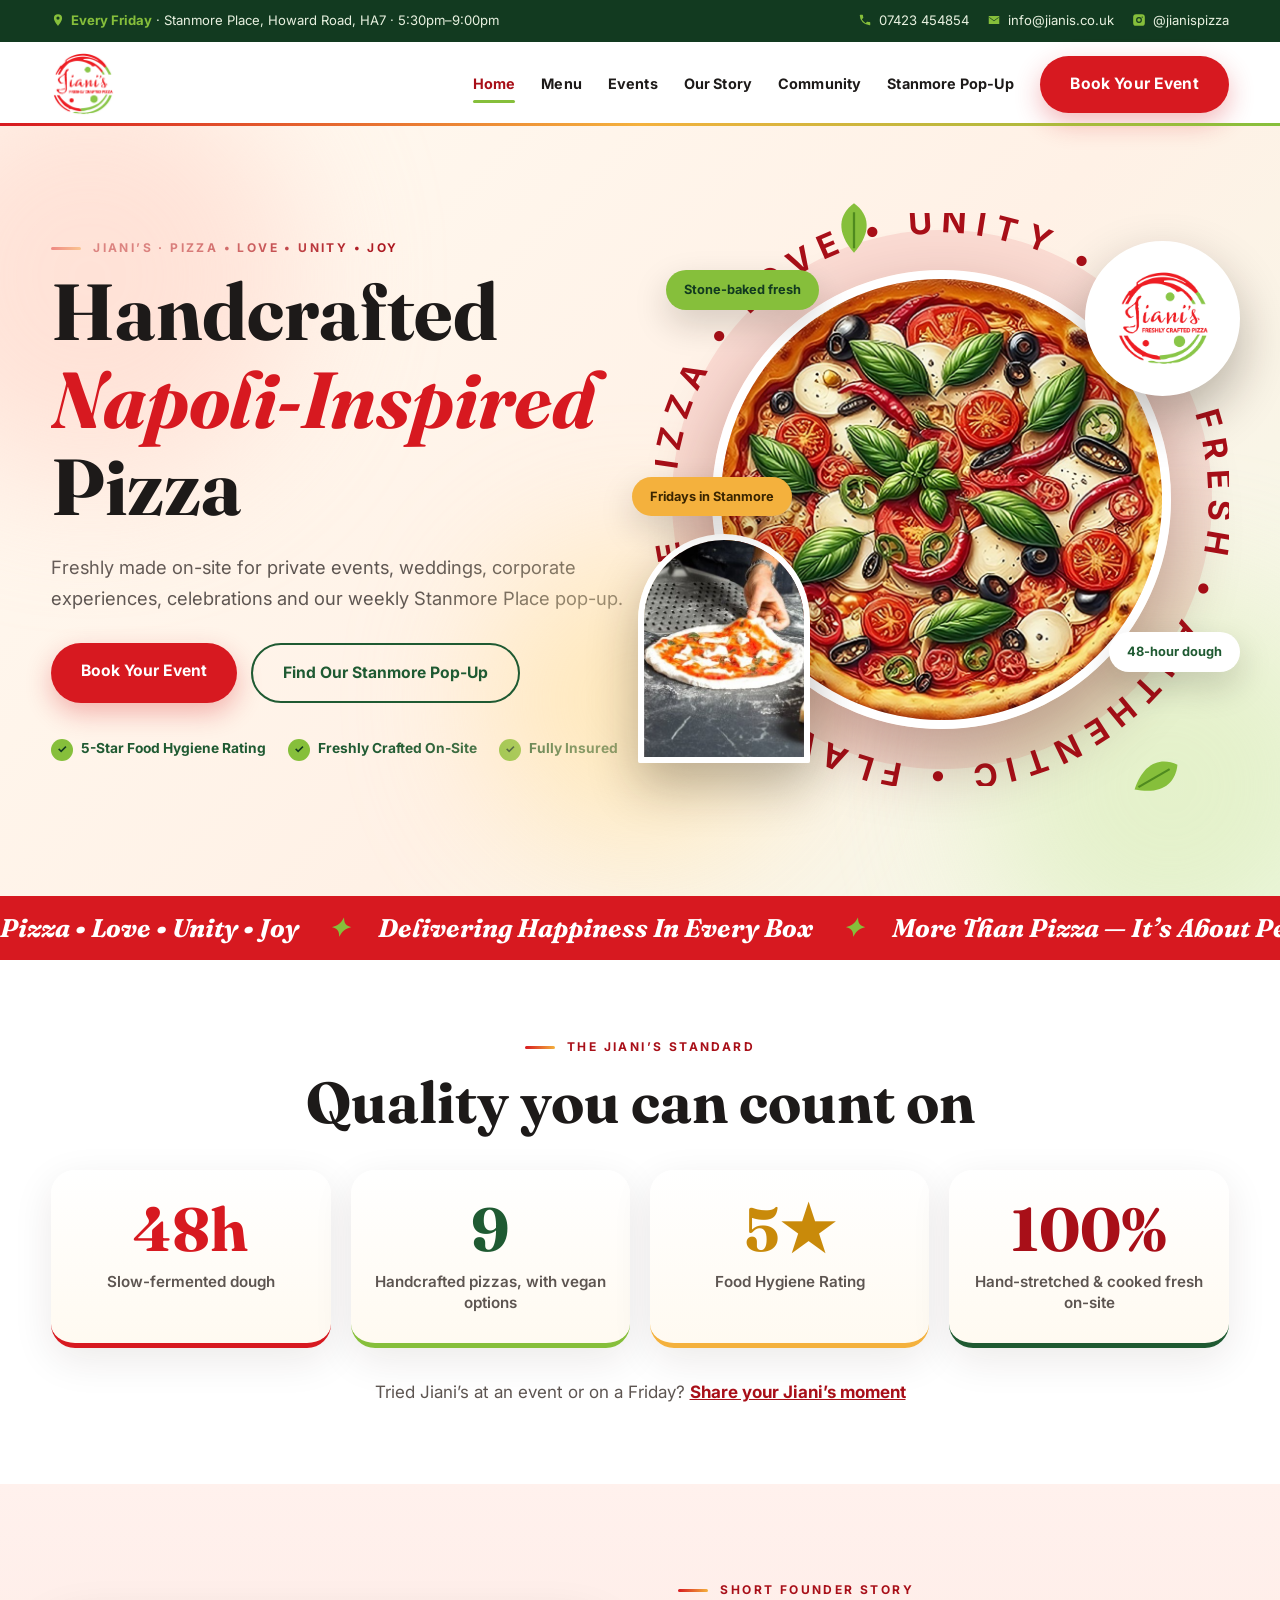
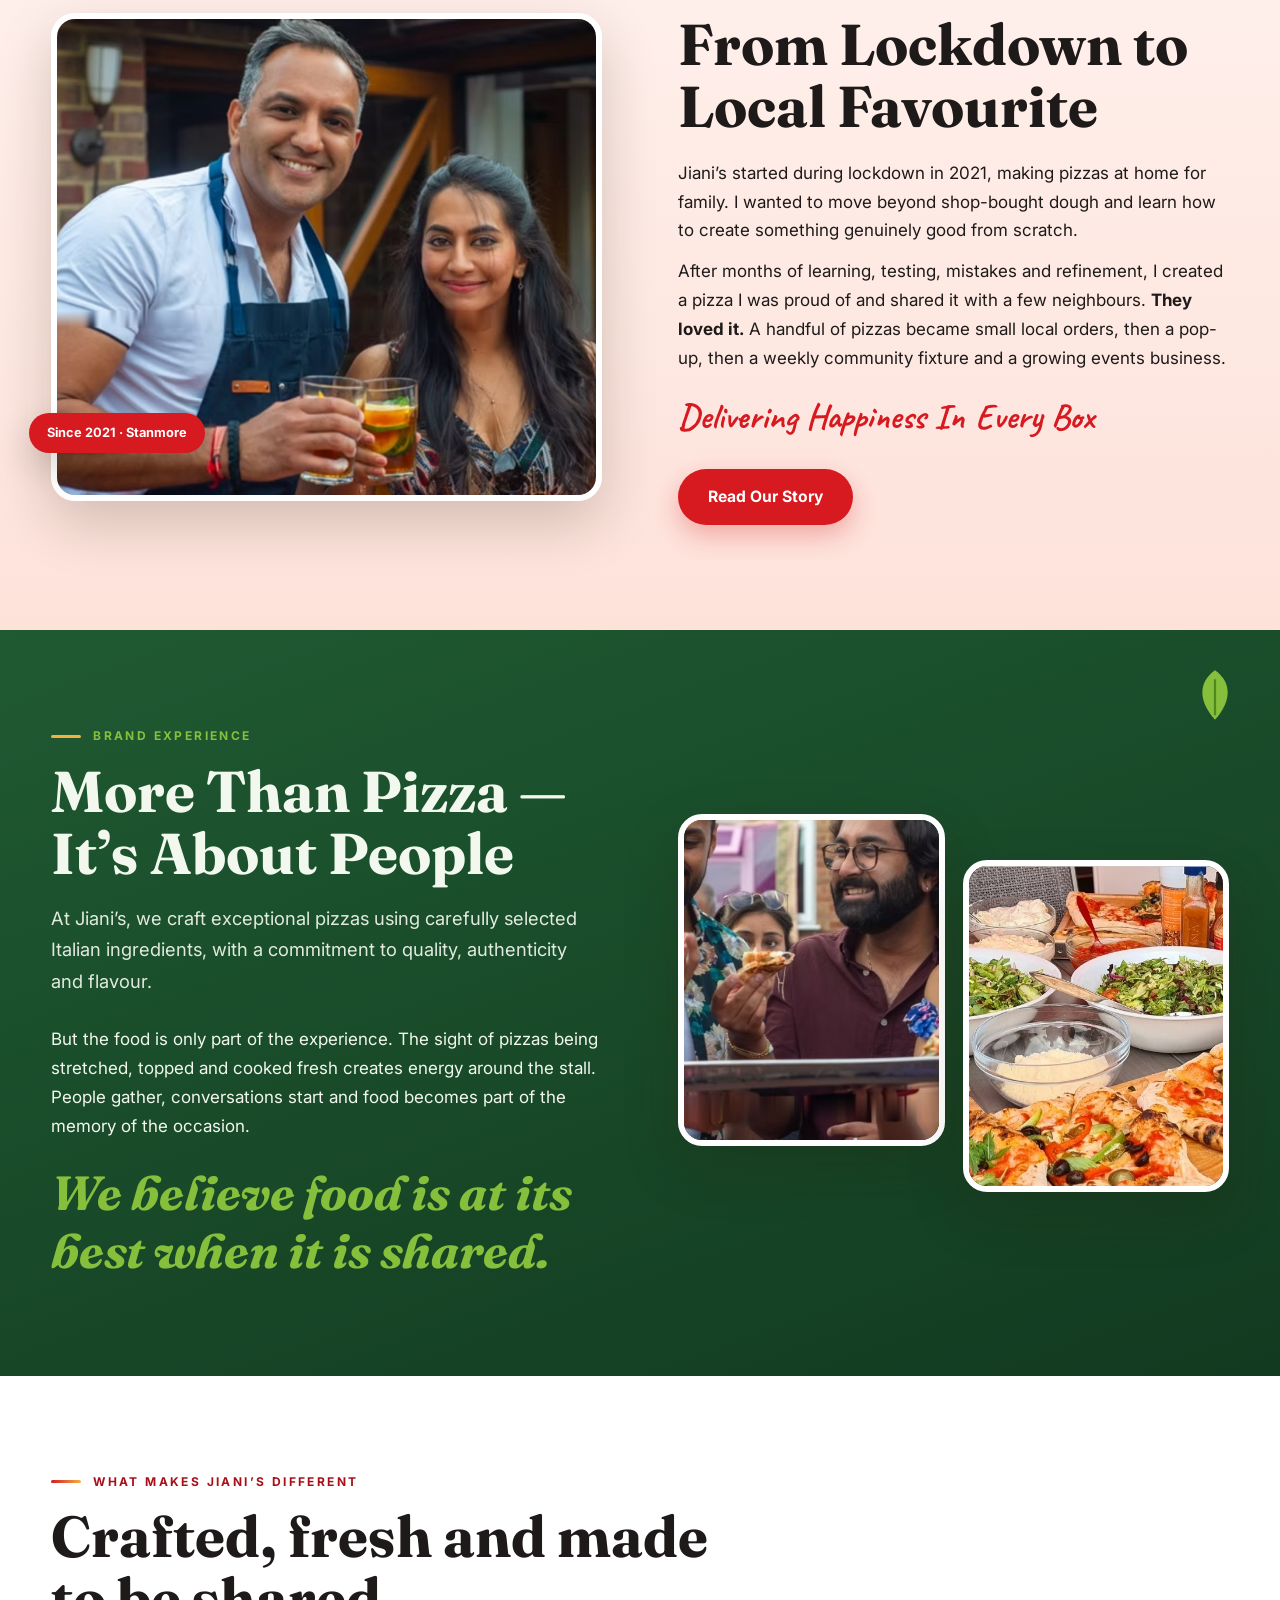
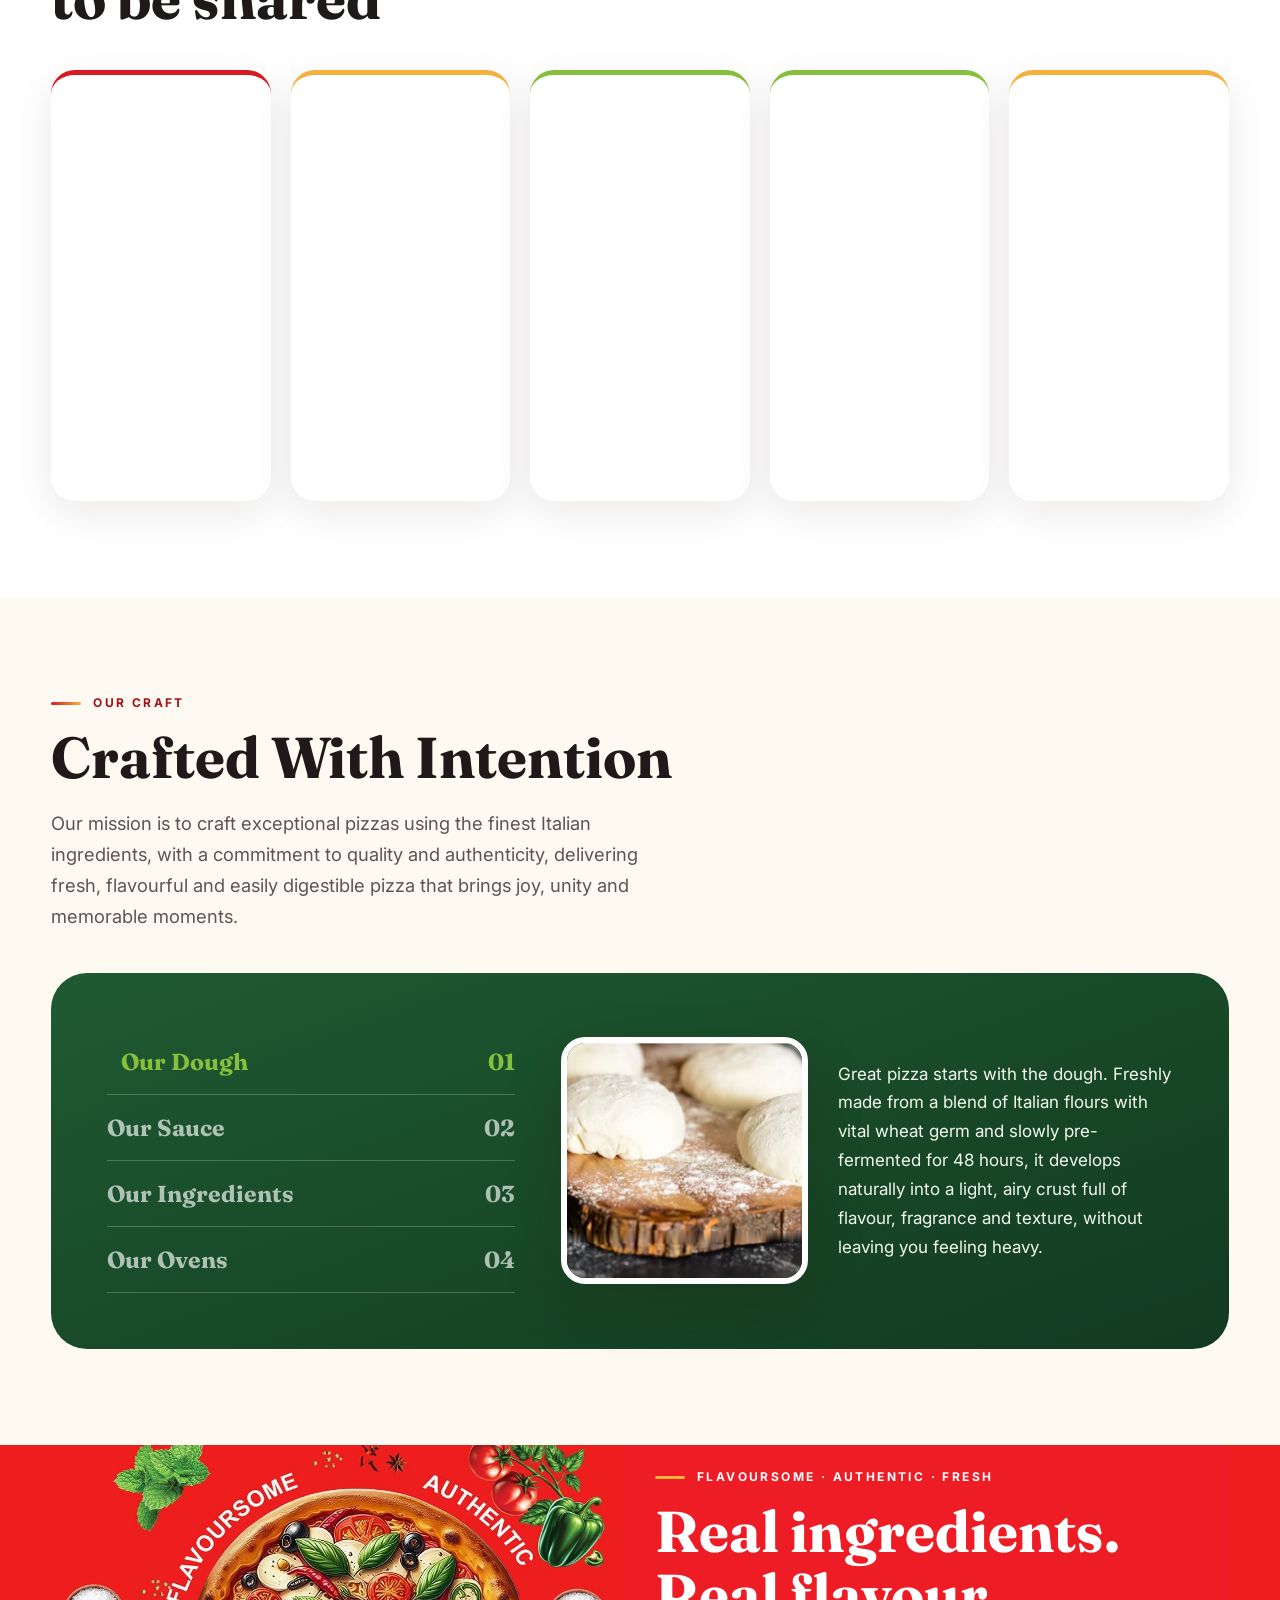
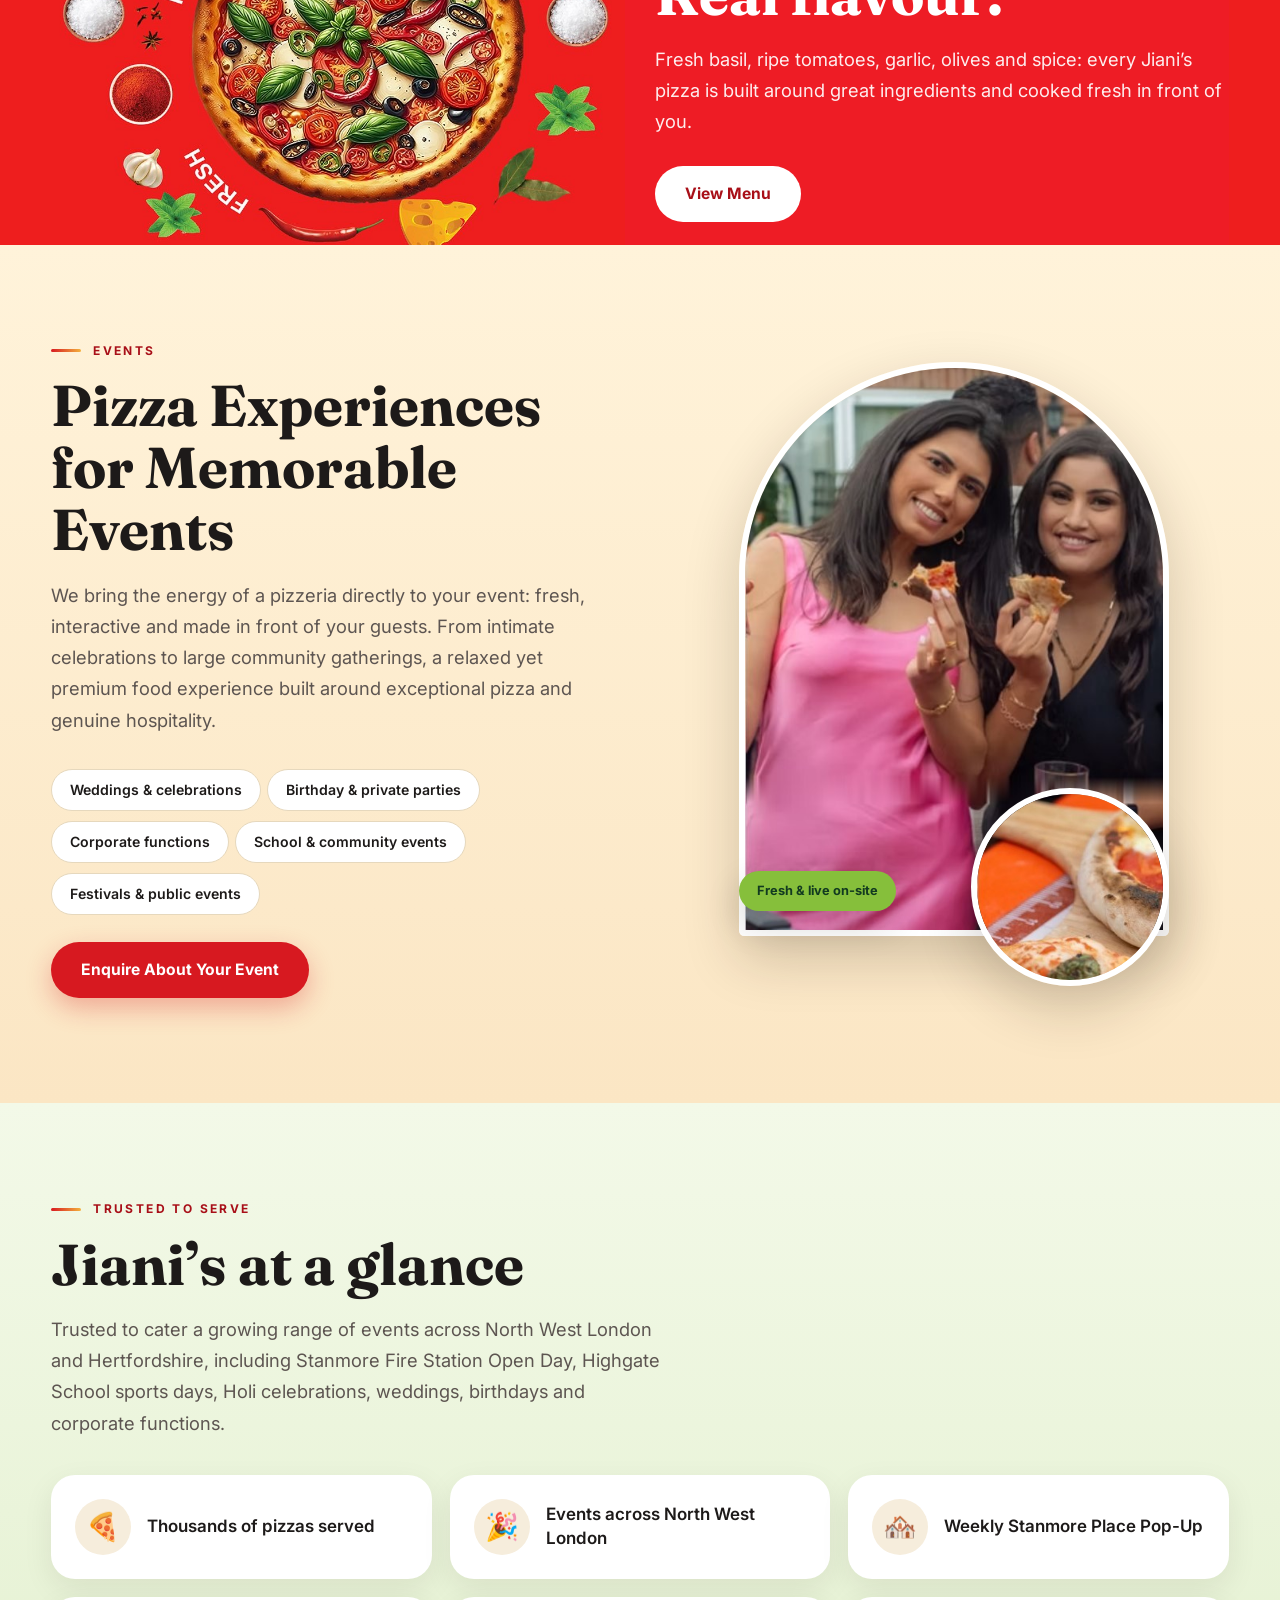
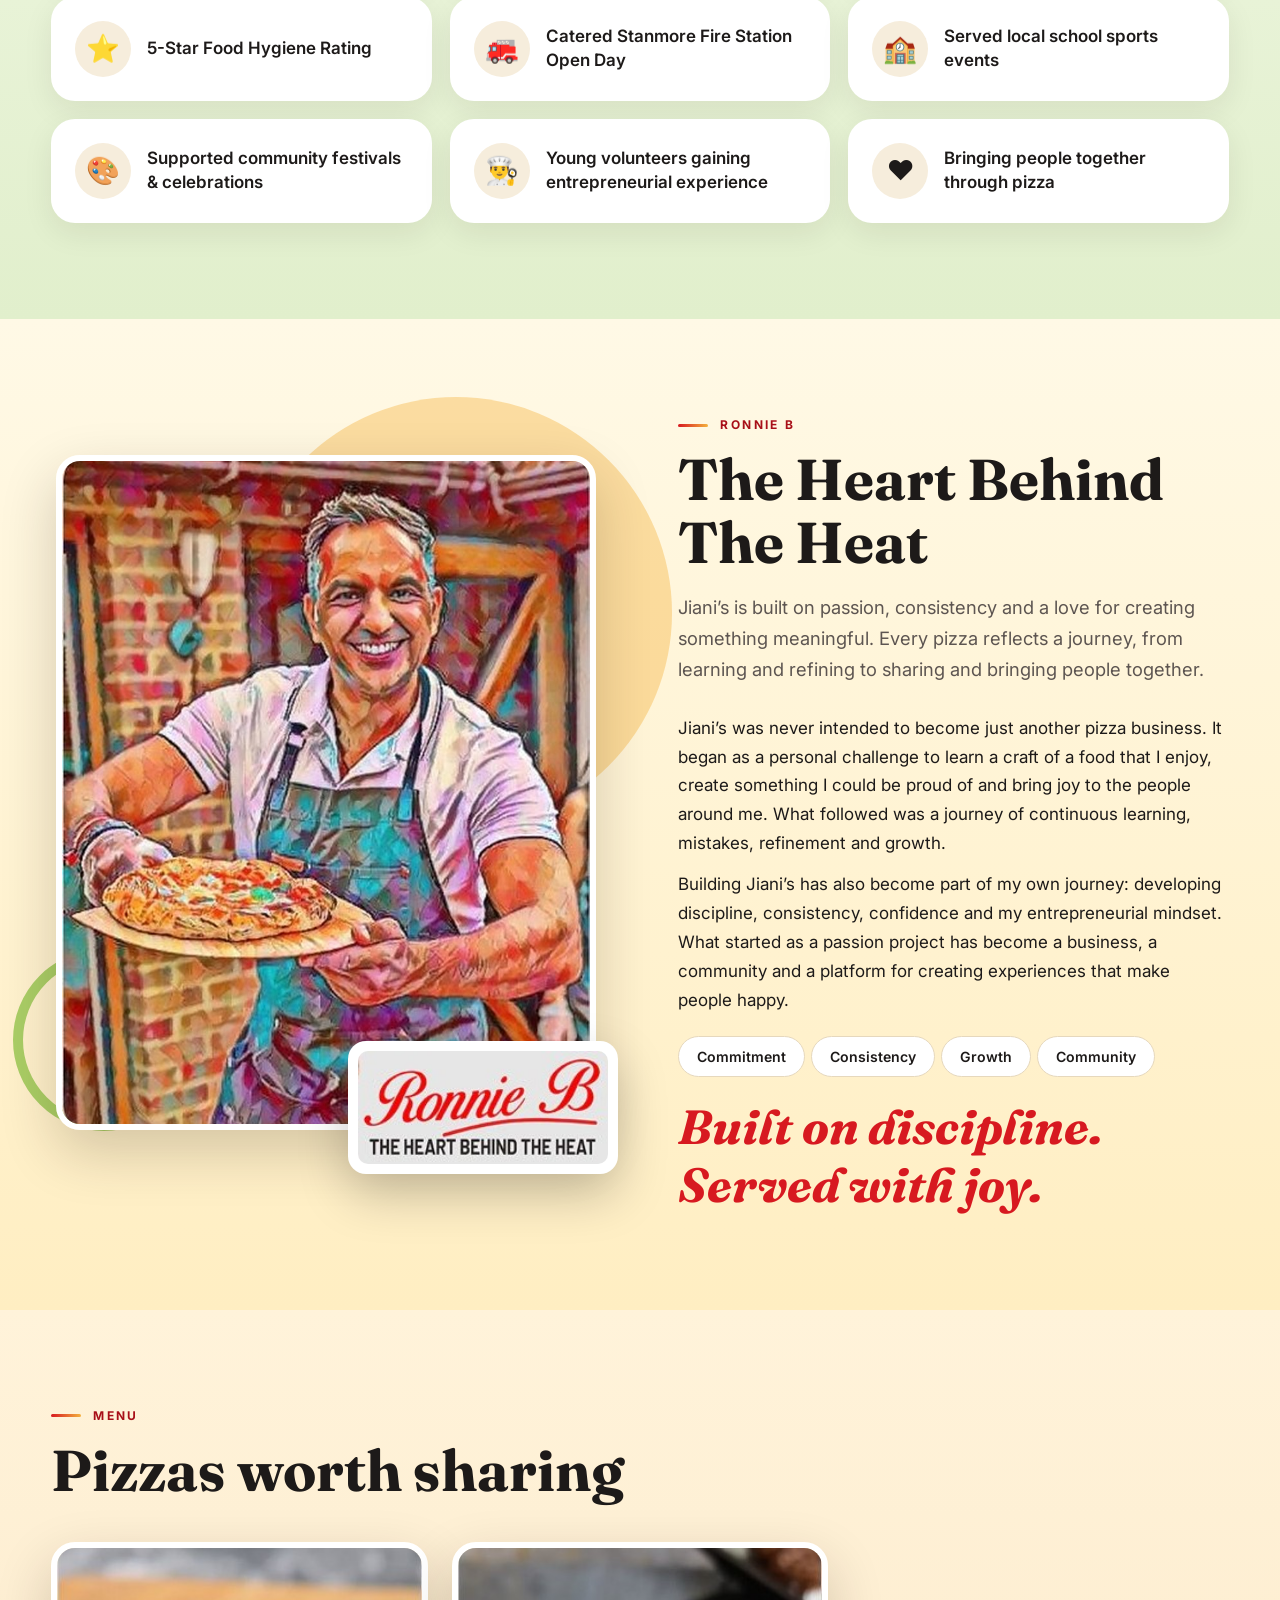
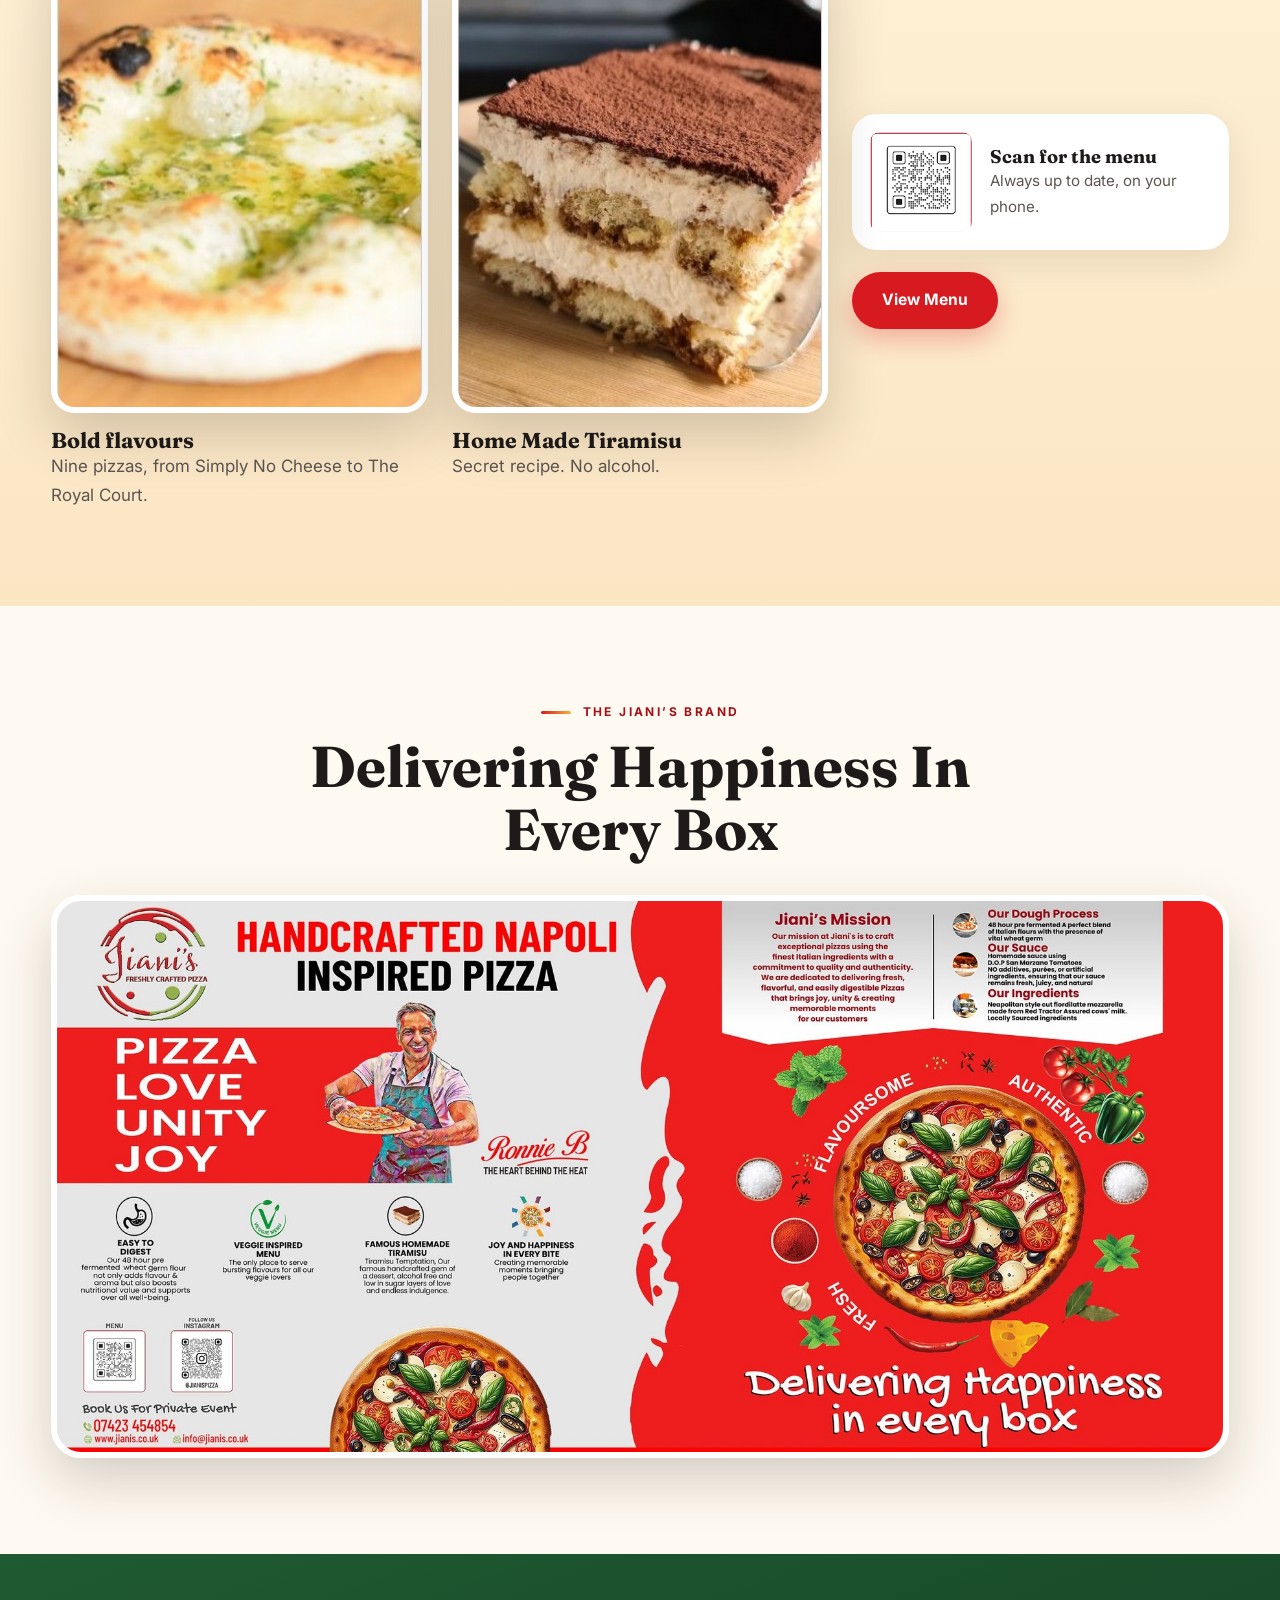
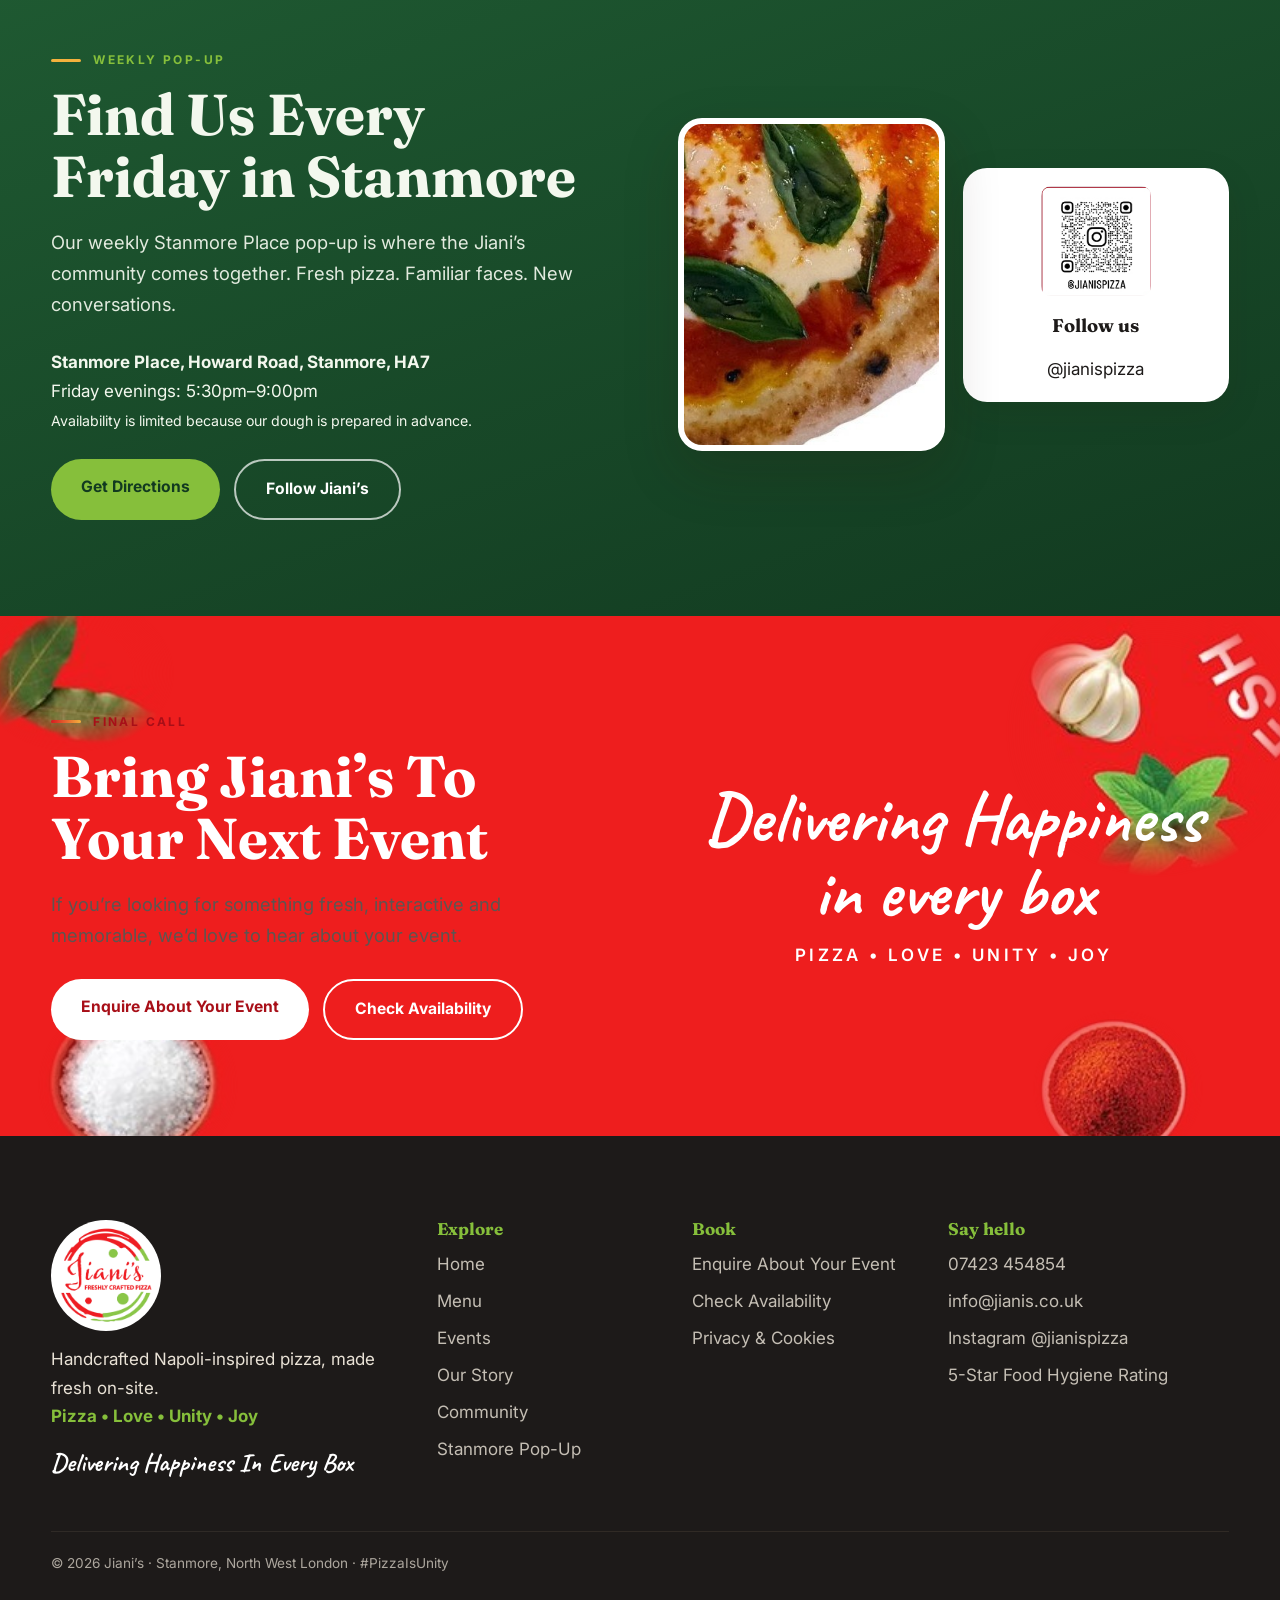
<file: index.html>
<!doctype html><html lang="en-GB"><head><meta charset="utf-8"><meta name="viewport" content="width=device-width,initial-scale=1"><title>Jiani’s | Handcrafted Napoli-Inspired Pizza, London</title><meta name="description" content="Handcrafted Napoli-inspired pizza made on-site for weddings, private events, corporate experiences and our weekly Stanmore Place pop-up."><link rel="icon" href="img/logo.png"><link rel="preconnect" href="https://fonts.googleapis.com"><link href="https://fonts.googleapis.com/css2?family=Caveat:wght@700&family=Fraunces:ital,wght@0,600;0,700;1,700&family=Inter:wght@400;500;600;700&display=swap" rel="stylesheet"><link rel="stylesheet" href="style.css"></head><body data-p="index">

<section class="hero"><i class="bb" style="width:420px;height:420px;background:#ffd4c8;left:-120px;top:-60px"></i><i class="bb" style="width:380px;height:380px;background:#d9edb8;right:-80px;bottom:-80px;animation-delay:-5s"></i><i class="bb" style="width:300px;height:300px;background:#ffe3a1;left:38%;top:55%;animation-delay:-9s"></i><div class="w hg"><div><p class="eye">Jiani’s · Pizza • Love • Unity • Joy</p>
<h1><span class="ln"><span>Handcrafted</span></span><span class="ln"><span><em>Napoli-Inspired</em></span></span><span class="ln"><span>Pizza</span></span></h1>
<p class="lead">Freshly made on-site for private events, weddings, corporate experiences, celebrations and our weekly Stanmore Place pop-up.</p>
<div class="row"><a class="btn" href="contact.html">Book Your Event</a><a class="btn o" href="popup.html">Find Our Stanmore Pop-Up</a></div>
<div class="trust"><span>5-Star Food Hygiene Rating</span><span>Freshly Crafted On-Site</span><span>Fully Insured</span></div></div>
<div class="pz"><div class="disc"></div><svg class="ring" viewBox="0 0 200 200"><defs><path id="rp" d="M100,100 m-93,0 a93,93 0 1,1 186,0 a93,93 0 1,1 -186,0"/></defs><text><textPath href="#rp">PIZZA • LOVE • UNITY • JOY • FRESH • AUTHENTIC • FLAVOURSOME • </textPath></text></svg>
<div class="pic"><img src="img/hero1.jpg" alt="Freshly baked Jiani’s pizza with basil, tomatoes and olives" loading="lazy" style=""></div><div class="ph s1"><img src="img/stretch.jpg" alt="Hand-stretching pizza dough" loading="lazy" style=""></div><div class="ph s2"><img src="img/logo.png" alt="Jiani’s Freshly Crafted Pizza logo" loading="lazy" style=""></div><span class="chip c1">48-hour dough</span><span class="chip c2">Stone-baked fresh</span><span class="chip c3">Fridays in Stanmore</span><svg class="lf" viewBox="0 0 24 24" style="left:30%;top:-2%"><path d="M12 1C5 6 4 14 12 23c8-9 7-17 0-22z" fill="#86bf3b"/><path d="M12 5v16" stroke="#4f8a1f" fill="none"/></svg><svg class="lf" viewBox="0 0 24 24" style="right:8%;bottom:-3%;transform:rotate(60deg)"><path d="M12 1C5 6 4 14 12 23c8-9 7-17 0-22z" fill="#86bf3b"/><path d="M12 5v16" stroke="#4f8a1f" fill="none"/></svg></div></div></section>
<div class="mq"><div>Pizza • Love • Unity • Joy <b>✦</b> Delivering Happiness In Every Box <b>✦</b> More Than Pizza — It’s About People <b>✦</b> #PizzaIsUnity <b>✦</b> Pizza • Love • Unity • Joy <b>✦</b> Delivering Happiness In Every Box <b>✦</b> More Than Pizza — It’s About People <b>✦</b> #PizzaIsUnity <b>✦</b> </div></div>
<section class="s wh" style="padding:clamp(48px,6vw,80px) 0"><div class="w"><div class="rv" style="text-align:center;max-width:720px;margin:0 auto 36px"><p class="eye" style="justify-content:center">The Jiani’s standard</p><h2>Quality you can count on</h2></div><div class="stt"><div class="st rv" data-n="48" data-s="h"><b>0</b><span>Slow-fermented dough</span></div><div class="st rv" data-n="9" data-s=""><b>0</b><span>Handcrafted pizzas, with vegan options</span></div><div class="st rv" data-n="5" data-s="★"><b>0</b><span>Food Hygiene Rating</span></div><div class="st rv" data-n="100" data-s="%"><b>0</b><span>Hand-stretched &amp; cooked fresh on-site</span></div></div><p class="rv" style="text-align:center;margin-top:30px;color:var(--mut)">Tried Jiani’s at an event or on a Friday? <a href="mailto:info@jianis.co.uk?subject=My%20Jiani%E2%80%99s%20story" style="color:var(--red2);font-weight:700">Share your Jiani’s moment</a></p></div></section>
<section class="s bl"><div class="w g2"><div class="fr rv"><div class="im" style="aspect-ratio:1063/944"><img src="img/founders.jpg" alt="Ronnie B and his wife toasting at a Jiani’s event" loading="lazy" style=""></div><span class="chip c4">Since 2021 · Stanmore</span></div><div class="rv"><p class="eye">Short founder story</p><h2>From Lockdown to Local Favourite</h2><p style="margin:20px 0 12px">Jiani’s started during lockdown in 2021, making pizzas at home for family. I wanted to move beyond shop-bought dough and learn how to create something genuinely good from scratch.</p><p>After months of learning, testing, mistakes and refinement, I created a pizza I was proud of and shared it with a few neighbours. <b>They loved it.</b> A handful of pizzas became small local orders, then a pop-up, then a weekly community fixture and a growing events business.</p><p class="script" style="font-size:2.2rem;color:var(--red);margin:14px 0 22px">Delivering Happiness In Every Box</p><a class="btn" href="story.html">Read Our Story</a></div></div></section>
<section class="s dk"><div class="w g2"><div class="rv"><p class="eye">Brand experience</p><h2>More Than Pizza — It’s About People</h2><p class="lead">At Jiani’s, we craft exceptional pizzas using carefully selected Italian ingredients, with a commitment to quality, authenticity and flavour.</p><p>But the food is only part of the experience. The sight of pizzas being stretched, topped and cooked fresh creates energy around the stall. People gather, conversations start and food becomes part of the memory of the occasion.</p><p class="big" style="color:var(--lime);margin-top:24px">We believe food is at its best when it is shared.</p></div><div class="duo rv"><div class="im"><img src="img/gm.jpg" alt="Guests sharing pizza at an event" loading="lazy" style=""></div><div class="im"><img src="img/spread.jpg" alt="Pizza and fresh salad spread at an event" loading="lazy" style=""></div></div></div><svg class="lf" viewBox="0 0 24 24" style="right:3%;top:5%"><path d="M12 1C5 6 4 14 12 23c8-9 7-17 0-22z" fill="#86bf3b"/><path d="M12 5v16" stroke="#4f8a1f" fill="none"/></svg></section>
<section class="s wh"><div class="w"><div class="rv" style="max-width:700px;margin-bottom:40px"><p class="eye">What makes Jiani’s different</p><h2>Crafted, fresh and made to be shared</h2></div><div class="g5c">
<div class="card rv"><div class="ic">🌾</div><h3>Slow Fermented Dough</h3><p>Our dough is given time to develop flavour, texture and a light, airy character.</p></div><div class="card rv"><div class="ic">🌿</div><h3>Vegetarian-Inspired</h3><p>Jiani’s began with vegetarian pizza and that influence remains central: bold flavours, thoughtful combinations and satisfying pizzas built around great ingredients.</p></div><div class="card rv"><div class="ic">🔥</div><h3>Freshly Cooked On-Site</h3><p>Every pizza is hand-stretched and cooked fresh, turning the food into part of the experience.</p></div><div class="card rv"><div class="ic">🍰</div><h3>Signature Tiramisu</h3><p>A handcrafted finish to the Jiani’s experience: indulgent, layered and made to be remembered.</p></div><div class="card rv"><div class="ic">😊</div><h3>Joy In Every Bite</h3><p>From the food to the service, our goal is simple: leave people happier than when they arrived.</p></div></div></div></section>
<section class="s"><div class="w"><div class="rv" style="max-width:760px;margin-bottom:40px"><p class="eye">Our craft</p><h2>Crafted With Intention</h2><p class="lead">Our mission is to craft exceptional pizzas using the finest Italian ingredients, with a commitment to quality and authenticity, delivering fresh, flavourful and easily digestible pizza that brings joy, unity and memorable moments.</p></div>
<div class="dk" style="border-radius:36px;padding:clamp(24px,5vw,56px)"><div class="tabs rv"><div class="tl"><button class="on">Our Dough <span>01</span></button><button>Our Sauce <span>02</span></button><button>Our Ingredients <span>03</span></button><button>Our Ovens <span>04</span></button></div><div>
<div class="tp on"><div class="im"><img src="img/dough.jpg" alt="Pizza dough balls resting on a wooden board" loading="lazy" style=""></div><p>Great pizza starts with the dough. Freshly made from a blend of Italian flours with vital wheat germ and slowly pre-fermented for 48 hours, it develops naturally into a light, airy crust full of flavour, fragrance and texture, without leaving you feeling heavy.</p></div>
<div class="tp"><div class="im"><img src="img/sauce.jpg" alt="San Marzano tomato sauce and spices" loading="lazy" style=""></div><p>Homemade sauce using D.O.P. San Marzano tomatoes, fresh fragrant basil, Italian extra virgin olive oil and a touch of salt. No additives, purées or artificial ingredients, so it stays fresh, juicy and natural.</p></div>
<div class="tp"><div class="im"><img src="img/quarter.jpg" alt="Fior di latte mozzarella and fresh basil on a Neapolitan pizza" loading="lazy" style=""></div><p>Neapolitan style cut fiordilatte mozzarella made from Red Tractor Assured cows’ milk, with locally sourced ingredients chosen for flavour, quality and consistency.</p></div>
<div class="tp"><div class="im"><img src="img/pair.jpg" alt="Two stone-baked Neapolitan pizzas" loading="lazy" style=""></div><p>Every pizza is stone-baked at intense heat and cooked in minutes, creating the light, beautifully blistered crust and freshly baked finish that defines a Jiani’s pizza.</p></div></div></div></div></div></section>
<section class="s red" style="background:#ee1e1e;padding:0"><div class="w bn"><div class="rv"><img src="img/bflav.jpg" alt="Pizza surrounded by fresh basil, tomatoes, garlic and spices" loading="lazy" style=""></div><div class="rv"><p class="eye">Flavoursome · Authentic · Fresh</p><h2>Real ingredients. Real flavour.</h2><p class="lead">Fresh basil, ripe tomatoes, garlic, olives and spice: every Jiani’s pizza is built around great ingredients and cooked fresh in front of you.</p><div class="row"><a class="btn wt" href="menu.html">View Menu</a></div></div></div></section>
<section class="s sd"><div class="w g2"><div class="rv"><p class="eye">Events</p><h2>Pizza Experiences for Memorable Events</h2><p class="lead">We bring the energy of a pizzeria directly to your event: fresh, interactive and made in front of your guests. From intimate celebrations to large community gatherings, a relaxed yet premium food experience built around exceptional pizza and genuine hospitality.</p><p style="margin-bottom:22px"><span class="pill">Weddings &amp; celebrations</span><span class="pill">Birthday &amp; private parties</span><span class="pill">Corporate functions</span><span class="pill">School &amp; community events</span><span class="pill">Festivals &amp; public events</span></p><a class="btn" href="events.html">Enquire About Your Event</a></div><div class="ev rv"><div class="im"><img src="img/gw.jpg" alt="Guests enjoying freshly baked Jiani’s pizza at an event" loading="lazy" style=""></div><div class="im cir"><img src="img/slice.jpg" alt="Pizza served on a wooden peel" loading="lazy" style=""></div><span class="chip c2" style="left:0;top:auto;bottom:12%">Fresh &amp; live on-site</span></div></div></section>
<section class="s mt"><div class="w"><div class="rv" style="max-width:780px;margin-bottom:36px"><p class="eye">Trusted to serve</p><h2>Jiani’s at a glance</h2><p class="lead">Trusted to cater a growing range of events across North West London and Hertfordshire, including Stanmore Fire Station Open Day, Highgate School sports days, Holi celebrations, weddings, birthdays and corporate functions.</p></div>
<div class="gl rv"><div><span>🍕</span>Thousands of pizzas served</div><div><span>🎉</span>Events across North West London</div><div><span>🏘️</span>Weekly Stanmore Place Pop-Up</div><div><span>⭐</span>5-Star Food Hygiene Rating</div><div><span>🚒</span>Catered Stanmore Fire Station Open Day</div><div><span>🏫</span>Served local school sports events</div><div><span>🎨</span>Supported community festivals &amp; celebrations</div><div><span>👨‍🍳</span>Young volunteers gaining entrepreneurial experience</div><div><span>❤️</span>Bringing people together through pizza</div></div></div></section>
<section class="s bt"><div class="w g2"><div class="rn rv"><div class="im"><img src="img/art.jpg" alt="Ronnie B serving a freshly baked pizza" loading="lazy" style=""></div><div class="sig"><img src="img/sig.jpg" alt="Ronnie B, the heart behind the heat" loading="lazy" style=""></div></div><div class="rv"><p class="eye">Ronnie B</p><h2>The Heart Behind The Heat</h2><p class="lead">Jiani’s is built on passion, consistency and a love for creating something meaningful. Every pizza reflects a journey, from learning and refining to sharing and bringing people together.</p><p>Jiani’s was never intended to become just another pizza business. It began as a personal challenge to learn a craft of a food that I enjoy, create something I could be proud of and bring joy to the people around me. What followed was a journey of continuous learning, mistakes, refinement and growth.</p><p style="margin-top:12px">Building Jiani’s has also become part of my own journey: developing discipline, consistency, confidence and my entrepreneurial mindset. What started as a passion project has become a business, a community and a platform for creating experiences that make people happy.</p><p style="margin:16px 0"><span class="pill">Commitment</span><span class="pill">Consistency</span><span class="pill">Growth</span><span class="pill">Community</span></p><p class="big" style="color:var(--red)">Built on discipline. Served with joy.</p></div></div></section>
<section class="s sd"><div class="w"><div class="rv" style="max-width:720px;margin-bottom:40px"><p class="eye">Menu</p><h2>Pizzas worth sharing</h2></div><div class="g3"><div class="rv"><div class="im"><img src="img/garlic.jpg" alt="Garlic and herb pizza" loading="lazy" style=""></div><h3 style="margin-top:16px">Bold flavours</h3><p style="color:var(--mut)">Nine pizzas, from Simply No Cheese to The Royal Court.</p></div><div class="rv"><div class="im"><img src="img/tiramisu.jpg" alt="Homemade tiramisu" loading="lazy" style=""></div><h3 style="margin-top:16px">Home Made Tiramisu</h3><p style="color:var(--mut)">Secret recipe. No alcohol.</p></div><div class="rv" style="align-self:center"><div class="qr"><div><img src="img/qrm.png" alt="QR code for the Jiani’s menu" loading="lazy" style=""></div><div><b>Scan for the menu</b><p style="font-size:.95rem;color:var(--mut)">Always up to date, on your phone.</p></div></div><p style="margin-top:22px"><a class="btn" href="menu.html">View Menu</a></p></div></div></div></section>
<section class="s"><div class="w"><div class="rv" style="text-align:center;max-width:760px;margin:0 auto 34px"><p class="eye" style="justify-content:center">The Jiani’s brand</p><h2>Delivering Happiness In Every Box</h2></div><div class="im rv" style="aspect-ratio:2200/1052;border-radius:30px"><img src="img/bfull.jpg" alt="The Jiani’s brand: Handcrafted Napoli Inspired Pizza, Pizza Love Unity Joy, Delivering happiness in every box" loading="lazy" style=""></div></div></section>
<section class="s dk"><div class="w g2"><div class="rv"><p class="eye">Weekly pop-up</p><h2>Find Us Every Friday in Stanmore</h2><p class="lead">Our weekly Stanmore Place pop-up is where the Jiani’s community comes together. Fresh pizza. Familiar faces. New conversations.</p><p><b>Stanmore Place, Howard Road, Stanmore, HA7</b><br>Friday evenings: 5:30pm–9:00pm<br><small>Availability is limited because our dough is prepared in advance.</small></p><div class="row" style="margin-top:24px"><a class="btn gr" href="https://www.google.com/maps/search/Stanmore+Place+Howard+Road+Stanmore+HA7" target="_blank" rel="noopener">Get Directions</a><a class="btn o" href="popup.html">Follow Jiani’s</a></div></div><div class="duo rv"><div class="im" style="background:#fff"><img src="img/lower.jpg" alt="Pizza at the Stanmore pop-up" loading="lazy" style=""></div><div class="qr" style="align-self:center;flex-direction:column;text-align:center;color:var(--ink)"><img src="img/qri.png" alt="Instagram QR code for @jianispizza" loading="lazy" style=""><b>Follow us</b><span>@jianispizza</span></div></div></div></section>
<section class="s cta"><div class="w g2"><div class="rv"><p class="eye">Final call</p><h2>Bring Jiani’s To Your Next Event</h2><p class="lead">If you’re looking for something fresh, interactive and memorable, we’d love to hear about your event.</p><div class="row"><a class="btn wt" href="contact.html">Enquire About Your Event</a><a class="btn o" style="color:#fff;border-color:#fff" href="contact.html">Check Availability</a></div></div><div class="rv" style="text-align:center"><p class="script" style="font-size:clamp(2.6rem,6vw,4.4rem);line-height:1.05">Delivering Happiness<br>in every box</p><p style="margin-top:12px;font-weight:600;letter-spacing:.2em">PIZZA • LOVE • UNITY • JOY</p></div></div><img class="sprite" src="img/s_garlic.jpg" alt="" style="right:-2%;top:-6%;width:26%;max-width:300px"><img class="sprite" src="img/s_bay.jpg" alt="" style="left:-2%;top:-4%;width:17%;max-width:200px"><img class="sprite" src="img/s_salt.jpg" alt="" style="left:3%;bottom:-8%;width:17%;max-width:200px"><img class="sprite" src="img/s_pap.jpg" alt="" style="right:6%;bottom:-6%;width:15%;max-width:170px"></section><script src="app.js"></script></body></html>
</file>
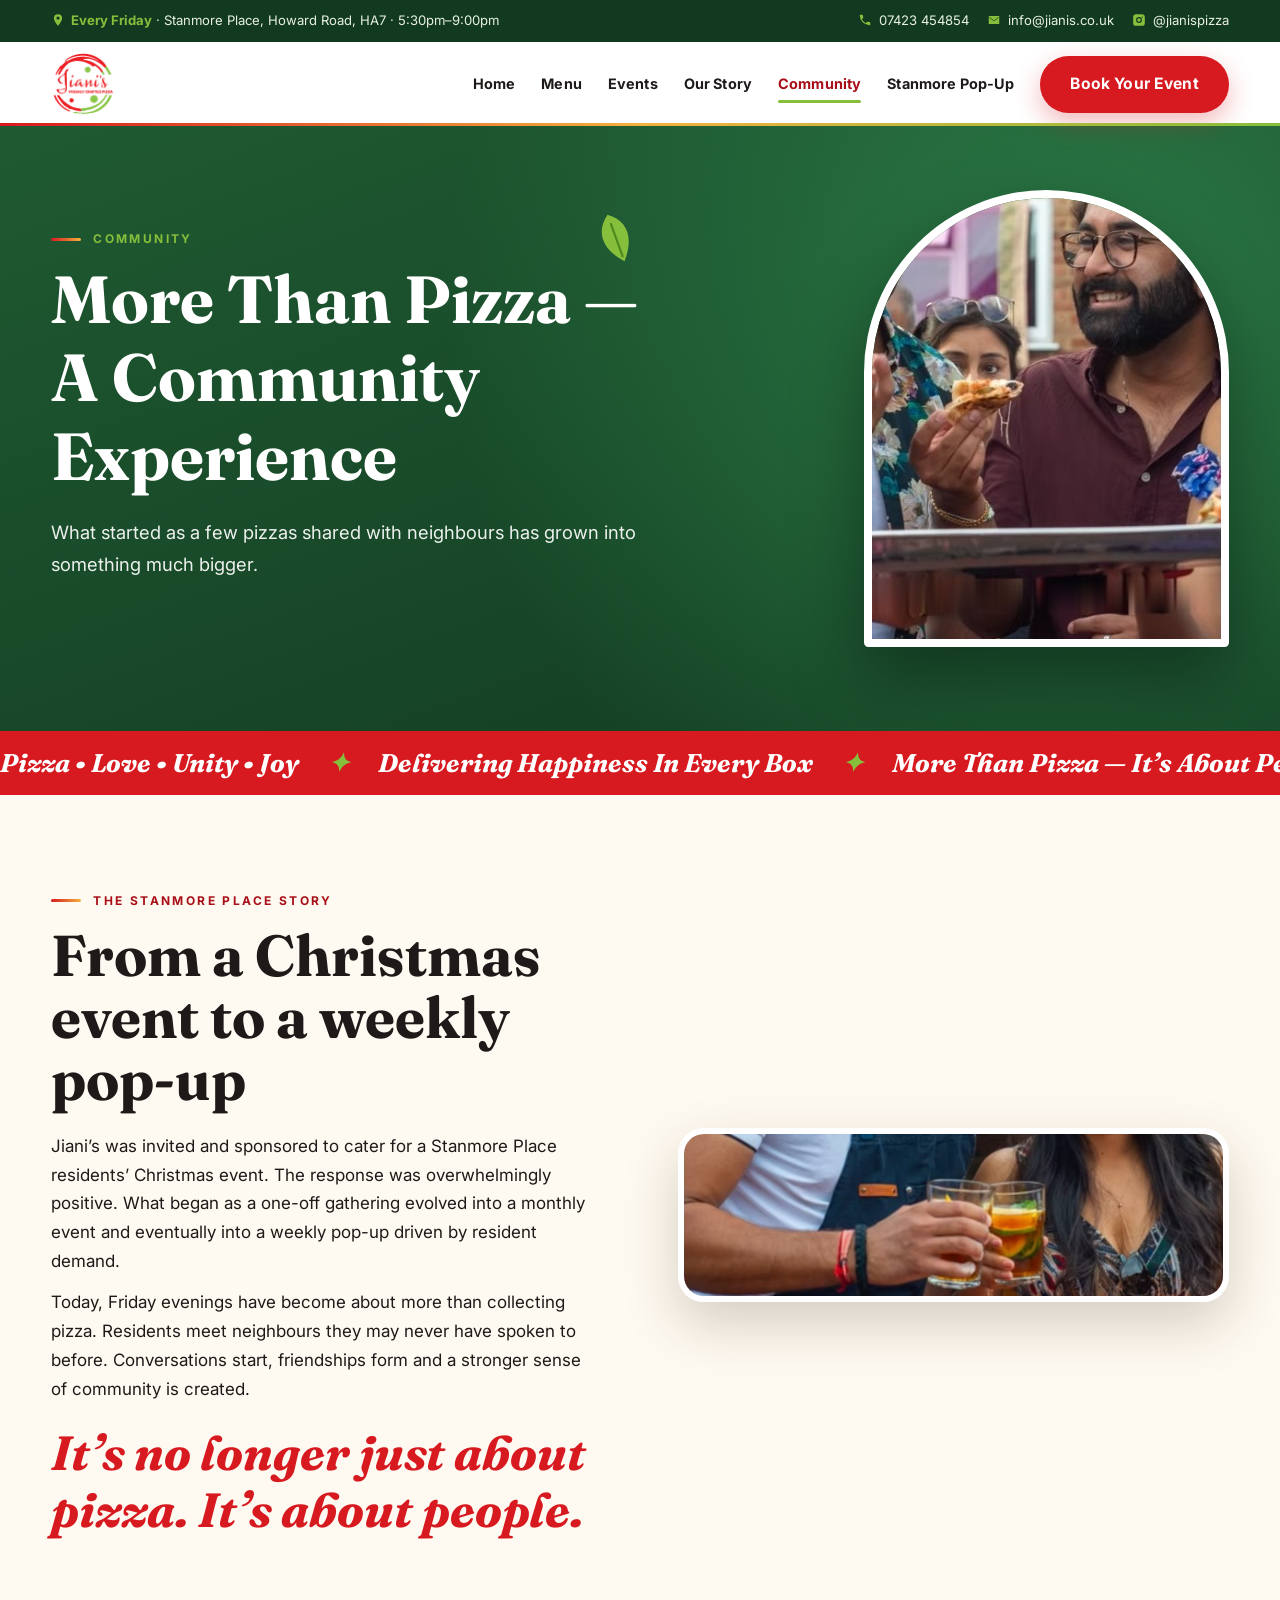
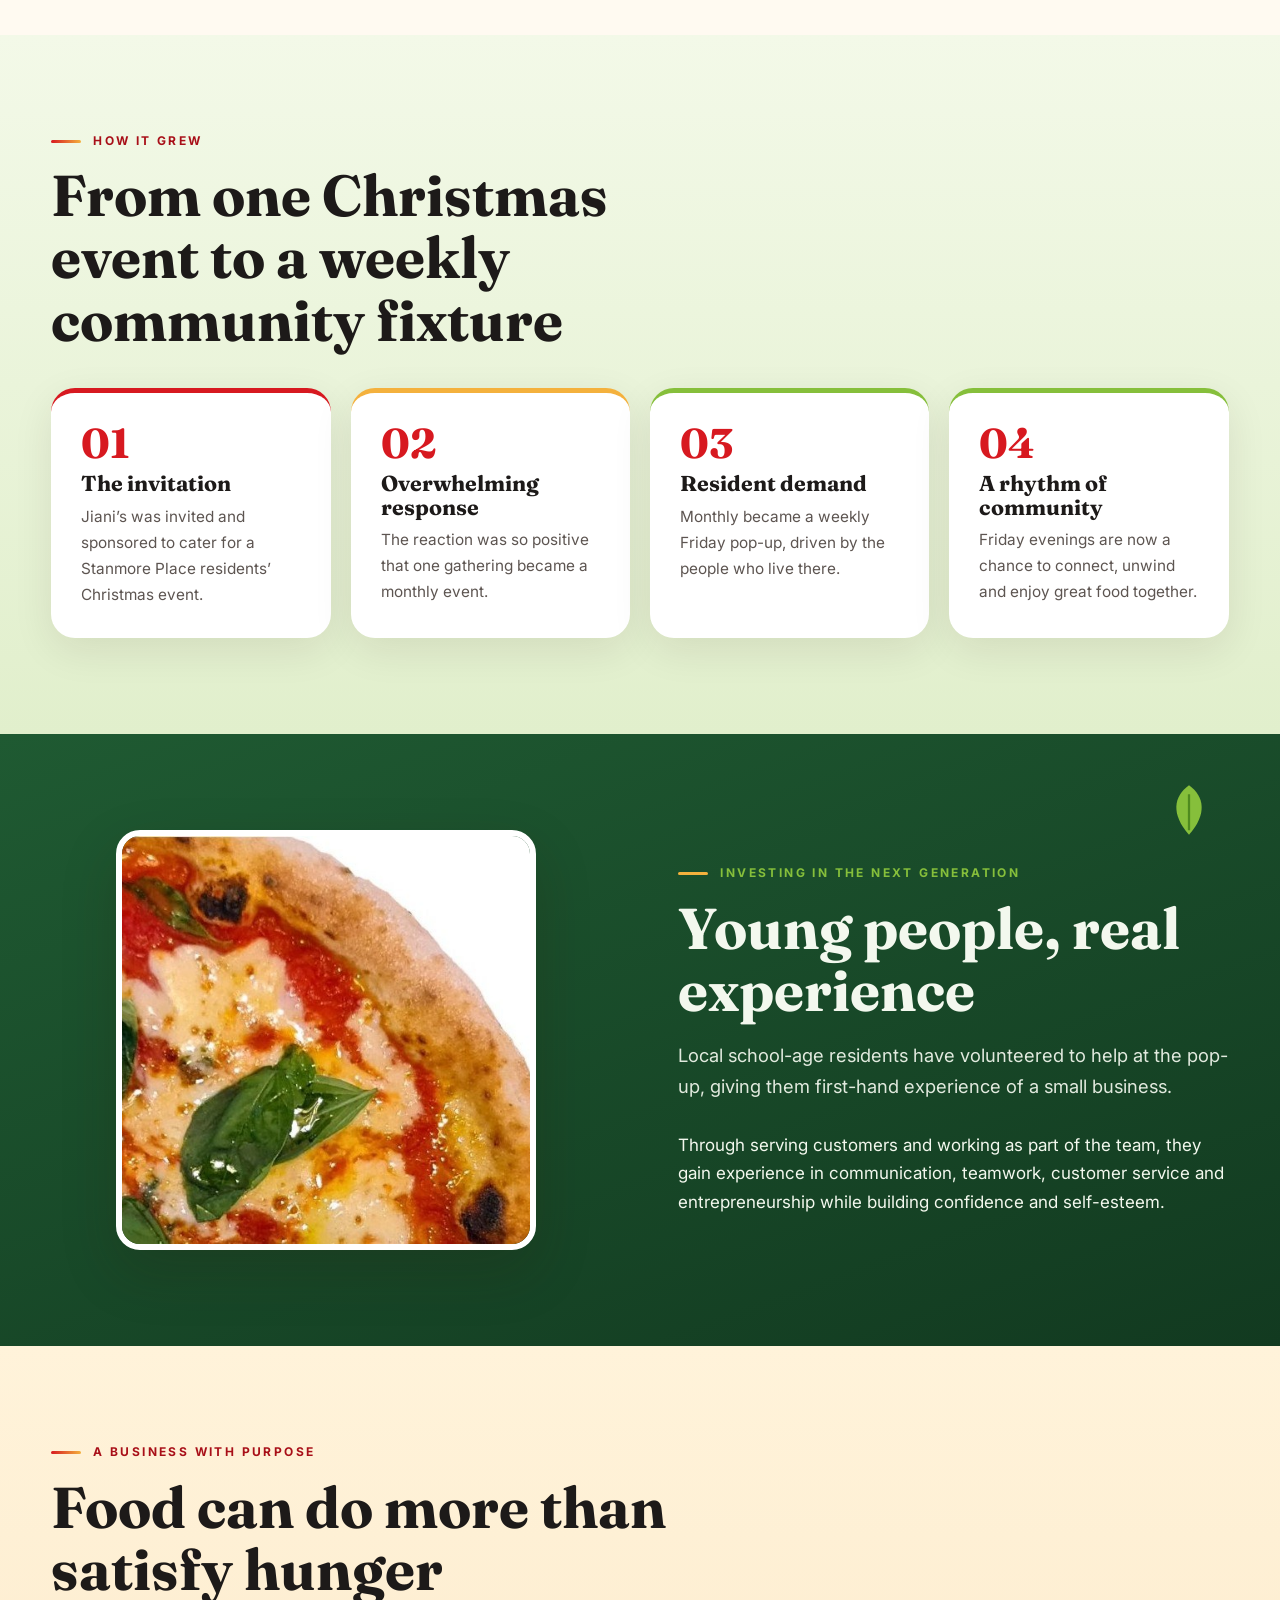
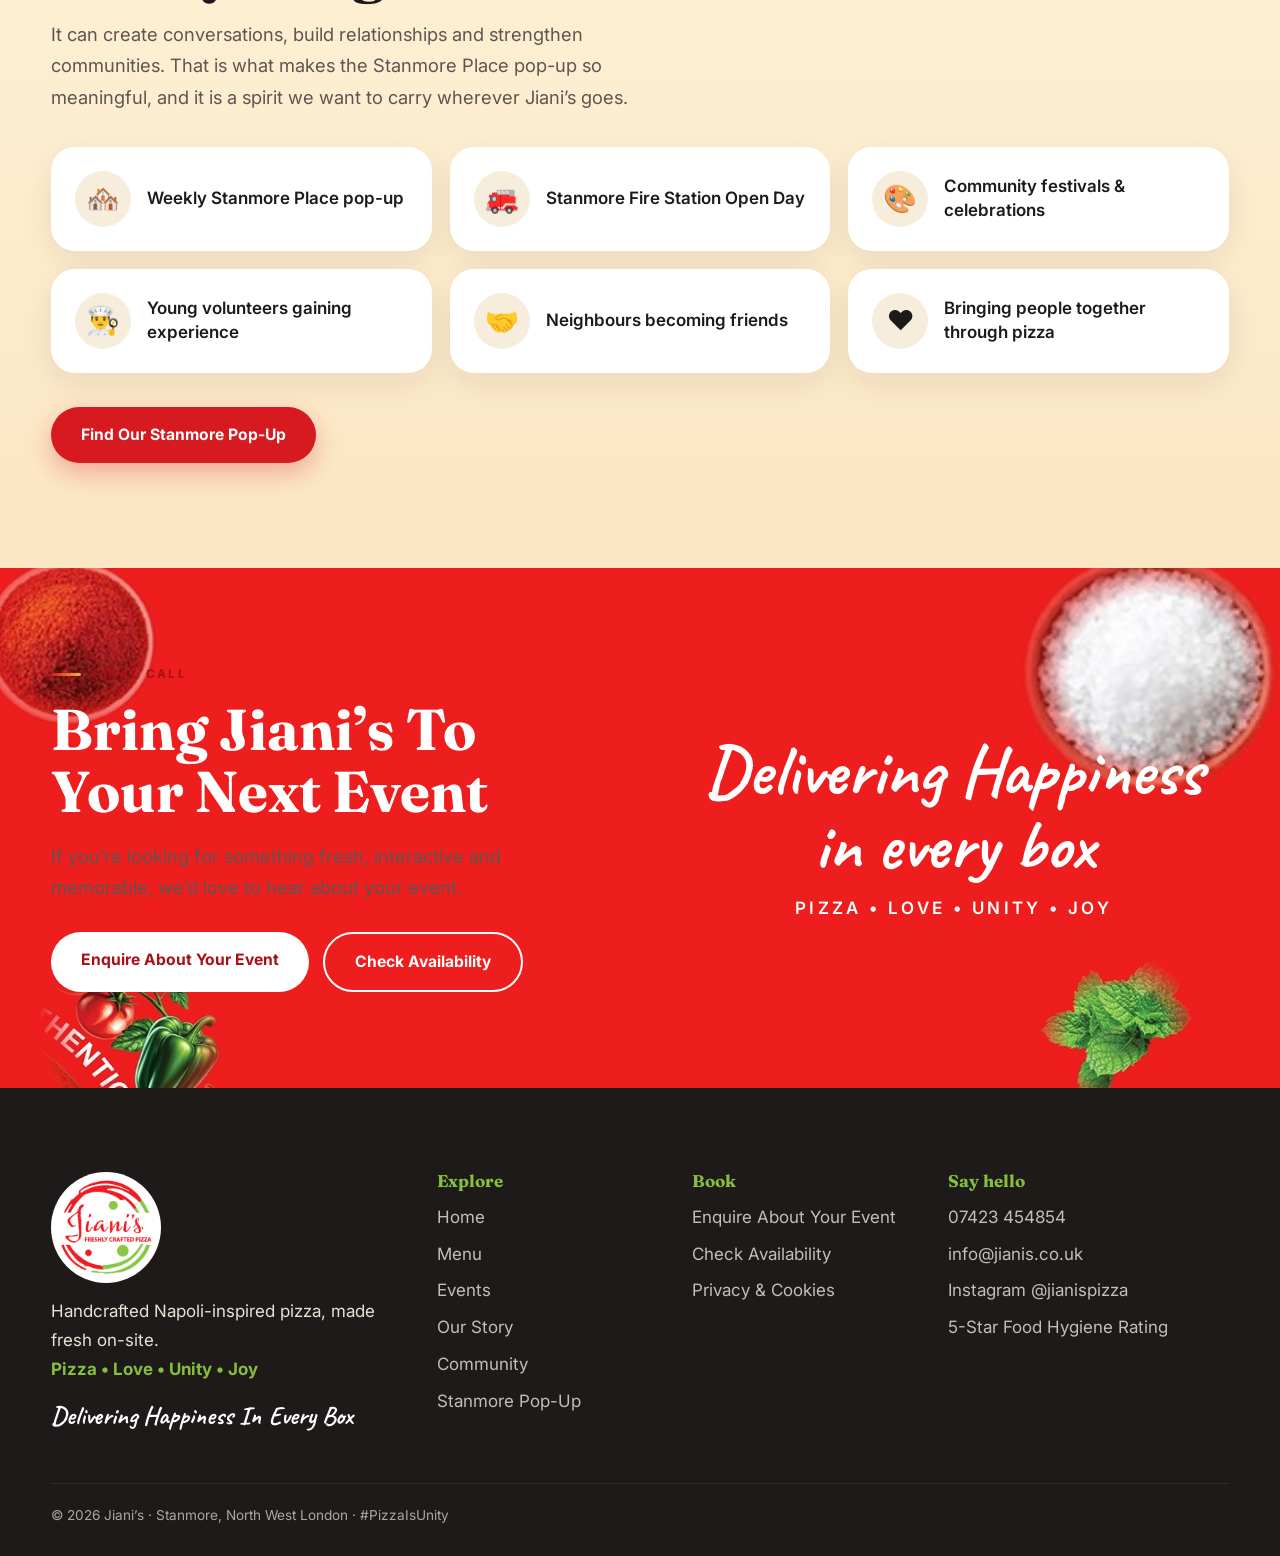
<file: community.html>
<!doctype html><html lang="en-GB"><head><meta charset="utf-8"><meta name="viewport" content="width=device-width,initial-scale=1"><title>Community | Jiani’s</title><meta name="description" content="More than pizza: the Stanmore Place community story, young volunteers and a business with purpose."><link rel="icon" href="img/logo.png"><link rel="preconnect" href="https://fonts.googleapis.com"><link href="https://fonts.googleapis.com/css2?family=Caveat:wght@700&family=Fraunces:ital,wght@0,600;0,700;1,700&family=Inter:wght@400;500;600;700&display=swap" rel="stylesheet"><link rel="stylesheet" href="style.css"></head><body data-p="community">

<section class="hs"><div class="w"><div><p class="eye">Community</p><h1 class="sp">More Than Pizza — A Community Experience</h1><p class="lead">What started as a few pizzas shared with neighbours has grown into something much bigger.</p></div><div class="fm t"><img src="img/gm.jpg" alt="Friends sharing pizza" loading="lazy" style=""></div></div><svg class="lf" viewBox="0 0 24 24" style="left:46%;top:14%;transform:rotate(-20deg)"><path d="M12 1C5 6 4 14 12 23c8-9 7-17 0-22z" fill="#86bf3b"/><path d="M12 5v16" stroke="#4f8a1f" fill="none"/></svg></section>
<div class="mq"><div>Pizza • Love • Unity • Joy <b>✦</b> Delivering Happiness In Every Box <b>✦</b> More Than Pizza — It’s About People <b>✦</b> #PizzaIsUnity <b>✦</b> Pizza • Love • Unity • Joy <b>✦</b> Delivering Happiness In Every Box <b>✦</b> More Than Pizza — It’s About People <b>✦</b> #PizzaIsUnity <b>✦</b> </div></div>
<section class="s"><div class="w g2"><div class="rv"><p class="eye">The Stanmore Place story</p><h2>From a Christmas event to a weekly pop-up</h2><p style="margin:20px 0 12px">Jiani’s was invited and sponsored to cater for a Stanmore Place residents’ Christmas event. The response was overwhelmingly positive. What began as a one-off gathering evolved into a monthly event and eventually into a weekly pop-up driven by resident demand.</p><p>Today, Friday evenings have become about more than collecting pizza. Residents meet neighbours they may never have spoken to before. Conversations start, friendships form and a stronger sense of community is created.</p><p class="big" style="color:var(--red);margin-top:20px">It’s no longer just about pizza. It’s about people.</p></div><div class="im l rv" style="aspect-ratio:941/297;border-radius:26px;align-self:center"><img src="img/cheers.jpg" alt="Cheers at a community event" loading="lazy" style=""></div></div></section>
<section class="s mt"><div class="w"><div class="rv" style="max-width:700px;margin-bottom:36px"><p class="eye">How it grew</p><h2>From one Christmas event to a weekly community fixture</h2></div><div class="tlh"><div class="card rv"><div class="n">01</div><h3>The invitation</h3><p>Jiani’s was invited and sponsored to cater for a Stanmore Place residents’ Christmas event.</p></div><div class="card rv"><div class="n">02</div><h3>Overwhelming response</h3><p>The reaction was so positive that one gathering became a monthly event.</p></div><div class="card rv"><div class="n">03</div><h3>Resident demand</h3><p>Monthly became a weekly Friday pop-up, driven by the people who live there.</p></div><div class="card rv"><div class="n">04</div><h3>A rhythm of community</h3><p>Friday evenings are now a chance to connect, unwind and enjoy great food together.</p></div></div></div></section>
<section class="s dk"><div class="w g2"><div class="fr rv" style="max-width:420px;margin:auto"><div class="im sq"><img src="img/quarter.jpg" alt="Freshly baked pizza" loading="lazy" style=""></div></div><div class="rv"><p class="eye">Investing in the next generation</p><h2>Young people, real experience</h2><p class="lead">Local school-age residents have volunteered to help at the pop-up, giving them first-hand experience of a small business.</p><p>Through serving customers and working as part of the team, they gain experience in communication, teamwork, customer service and entrepreneurship while building confidence and self-esteem.</p></div></div><svg class="lf" viewBox="0 0 24 24" style="right:5%;top:8%"><path d="M12 1C5 6 4 14 12 23c8-9 7-17 0-22z" fill="#86bf3b"/><path d="M12 5v16" stroke="#4f8a1f" fill="none"/></svg></section>
<section class="s sd"><div class="w"><div class="rv" style="max-width:760px;margin-bottom:34px"><p class="eye">A business with purpose</p><h2>Food can do more than satisfy hunger</h2><p class="lead">It can create conversations, build relationships and strengthen communities. That is what makes the Stanmore Place pop-up so meaningful, and it is a spirit we want to carry wherever Jiani’s goes.</p></div><div class="gl rv"><div><span>🏘️</span>Weekly Stanmore Place pop-up</div><div><span>🚒</span>Stanmore Fire Station Open Day</div><div><span>🎨</span>Community festivals &amp; celebrations</div><div><span>👨‍🍳</span>Young volunteers gaining experience</div><div><span>🤝</span>Neighbours becoming friends</div><div><span>❤️</span>Bringing people together through pizza</div></div><p class="rv" style="margin-top:34px"><a class="btn" href="popup.html">Find Our Stanmore Pop-Up</a></p></div></section>
<section class="s cta"><div class="w g2"><div class="rv"><p class="eye">Final call</p><h2>Bring Jiani’s To Your Next Event</h2><p class="lead">If you’re looking for something fresh, interactive and memorable, we’d love to hear about your event.</p><div class="row"><a class="btn wt" href="contact.html">Enquire About Your Event</a><a class="btn o" style="color:#fff;border-color:#fff" href="contact.html">Check Availability</a></div></div><div class="rv" style="text-align:center"><p class="script" style="font-size:clamp(2.6rem,6vw,4.4rem);line-height:1.05">Delivering Happiness<br>in every box</p><p style="margin-top:12px;font-weight:600;letter-spacing:.2em">PIZZA • LOVE • UNITY • JOY</p></div></div><img class="sprite" src="img/s_salt.jpg" alt="" style="right:-2%;top:-6%;width:26%;max-width:300px"><img class="sprite" src="img/s_pap.jpg" alt="" style="left:-2%;top:-4%;width:17%;max-width:200px"><img class="sprite" src="img/s_tom.jpg" alt="" style="left:3%;bottom:-8%;width:17%;max-width:200px"><img class="sprite" src="img/s_mint.jpg" alt="" style="right:6%;bottom:-6%;width:15%;max-width:170px"></section><script src="app.js"></script></body></html>
</file>
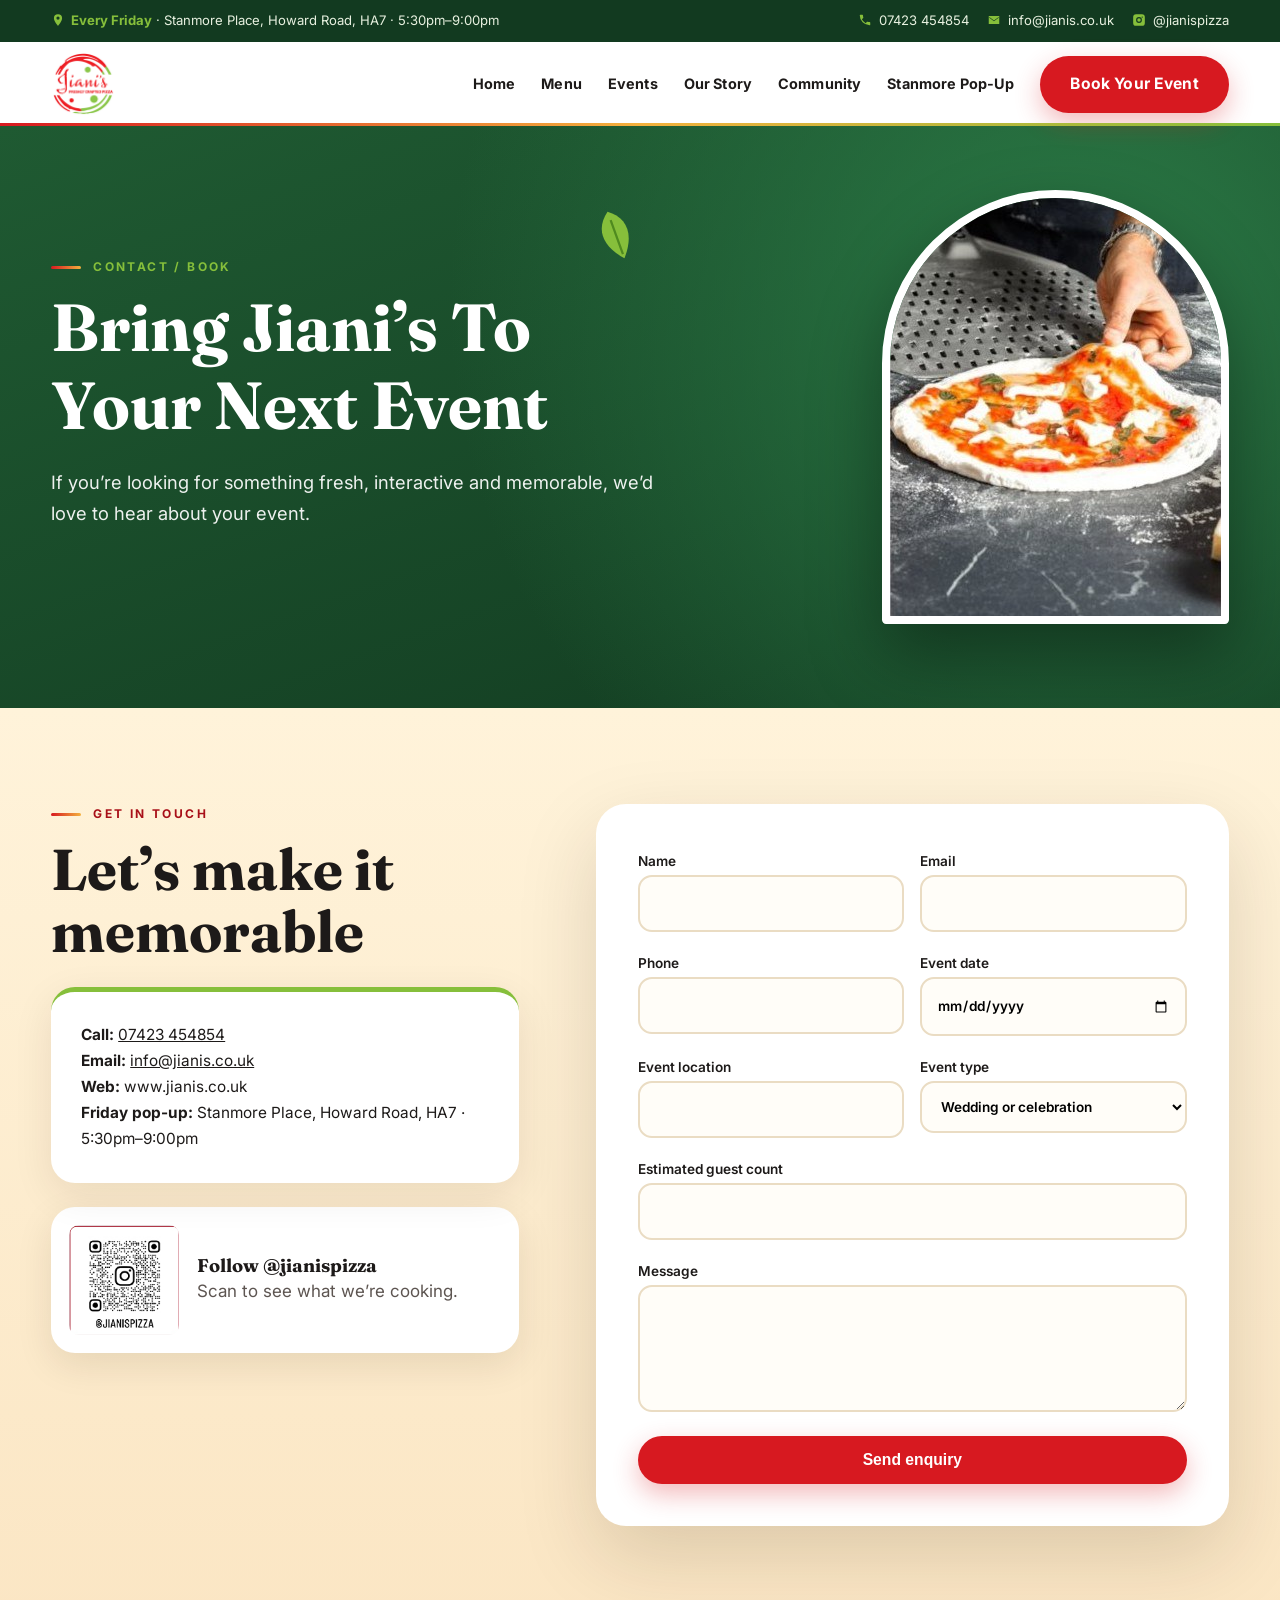
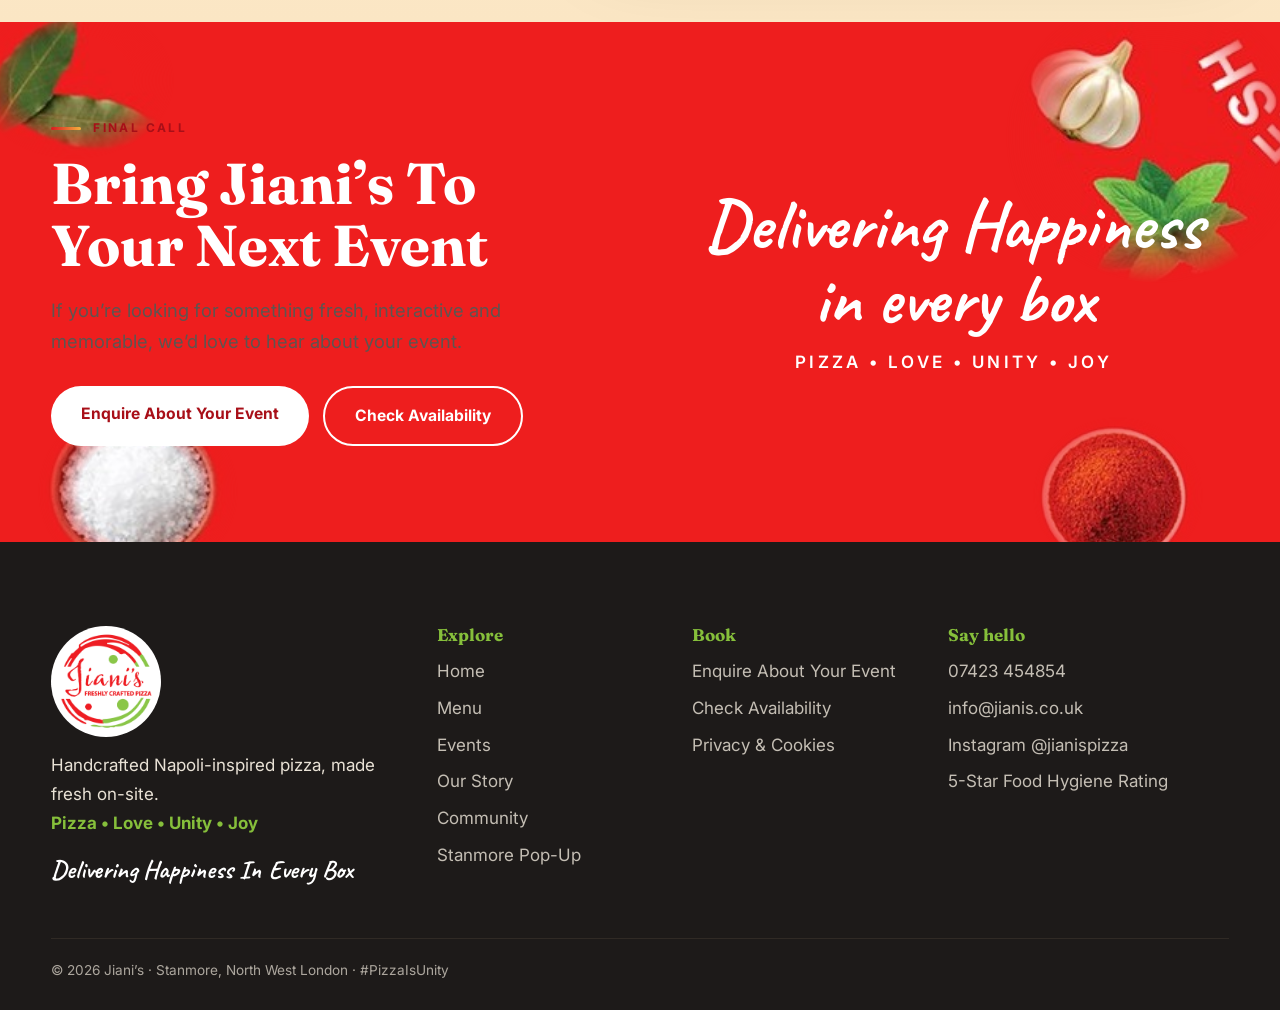
<file: contact.html>
<!doctype html><html lang="en-GB"><head><meta charset="utf-8"><meta name="viewport" content="width=device-width,initial-scale=1"><title>Contact / Book Your Event | Jiani’s</title><meta name="description" content="Enquire about your event with Jiani’s. Share your date, location, guest count and event type."><link rel="icon" href="img/logo.png"><link rel="preconnect" href="https://fonts.googleapis.com"><link href="https://fonts.googleapis.com/css2?family=Caveat:wght@700&family=Fraunces:ital,wght@0,600;0,700;1,700&family=Inter:wght@400;500;600;700&display=swap" rel="stylesheet"><link rel="stylesheet" href="style.css"></head><body data-p="contact">

<section class="hs"><div class="w"><div><p class="eye">Contact / Book</p><h1 class="sp">Bring Jiani’s To Your Next Event</h1><p class="lead">If you’re looking for something fresh, interactive and memorable, we’d love to hear about your event.</p></div><div class="fm t"><img src="img/stretch.jpg" alt="Hand-stretching pizza dough" loading="lazy" style=""></div></div><svg class="lf" viewBox="0 0 24 24" style="left:46%;top:14%;transform:rotate(-20deg)"><path d="M12 1C5 6 4 14 12 23c8-9 7-17 0-22z" fill="#86bf3b"/><path d="M12 5v16" stroke="#4f8a1f" fill="none"/></svg></section>
<section class="s sd"><div class="w g2" style="align-items:start;grid-template-columns:.85fr 1.15fr"><div class="rv"><p class="eye">Get in touch</p><h2>Let’s make it memorable</h2><div class="card" style="margin:24px 0"><p style="margin:0;color:var(--ink)"><b>Call:</b> <a href="tel:07423454854">07423 454854</a><br><b>Email:</b> <a href="mailto:info@jianis.co.uk">info@jianis.co.uk</a><br><b>Web:</b> www.jianis.co.uk<br><b>Friday pop-up:</b> Stanmore Place, Howard Road, HA7 · 5:30pm–9:00pm</p></div><div class="qr"><img src="img/qri.png" alt="Instagram QR code for @jianispizza" loading="lazy" style=""><div><b>Follow @jianispizza</b><span style="color:var(--mut)">Scan to see what we’re cooking.</span></div></div></div>
<div class="fc rv"><form><div><label>Name<input required name="name"></label></div><div><label>Email<input required type="email"></label></div><div><label>Phone<input type="tel"></label></div><div><label>Event date<input type="date"></label></div><div><label>Event location<input></label></div><div><label>Event type<select><option>Wedding or celebration</option><option>Birthday or private party</option><option>Corporate function</option><option>School or community event</option><option>Festival or public event</option></select></label></div><div class="f"><label>Estimated guest count<input type="number" min="1"></label></div><div class="f"><label>Message<textarea rows="4"></textarea></label></div><input class="hp" name="website" tabindex="-1" autocomplete="off"><button class="btn f">Send enquiry</button></form><div class="ok" role="status"><b>Thank you!</b> Your enquiry has been received and the Jiani’s team will be in touch.</div></div></div></section>
<section class="s cta"><div class="w g2"><div class="rv"><p class="eye">Final call</p><h2>Bring Jiani’s To Your Next Event</h2><p class="lead">If you’re looking for something fresh, interactive and memorable, we’d love to hear about your event.</p><div class="row"><a class="btn wt" href="contact.html">Enquire About Your Event</a><a class="btn o" style="color:#fff;border-color:#fff" href="contact.html">Check Availability</a></div></div><div class="rv" style="text-align:center"><p class="script" style="font-size:clamp(2.6rem,6vw,4.4rem);line-height:1.05">Delivering Happiness<br>in every box</p><p style="margin-top:12px;font-weight:600;letter-spacing:.2em">PIZZA • LOVE • UNITY • JOY</p></div></div><img class="sprite" src="img/s_garlic.jpg" alt="" style="right:-2%;top:-6%;width:26%;max-width:300px"><img class="sprite" src="img/s_bay.jpg" alt="" style="left:-2%;top:-4%;width:17%;max-width:200px"><img class="sprite" src="img/s_salt.jpg" alt="" style="left:3%;bottom:-8%;width:17%;max-width:200px"><img class="sprite" src="img/s_pap.jpg" alt="" style="right:6%;bottom:-6%;width:15%;max-width:170px"></section><script src="app.js"></script></body></html>
</file>
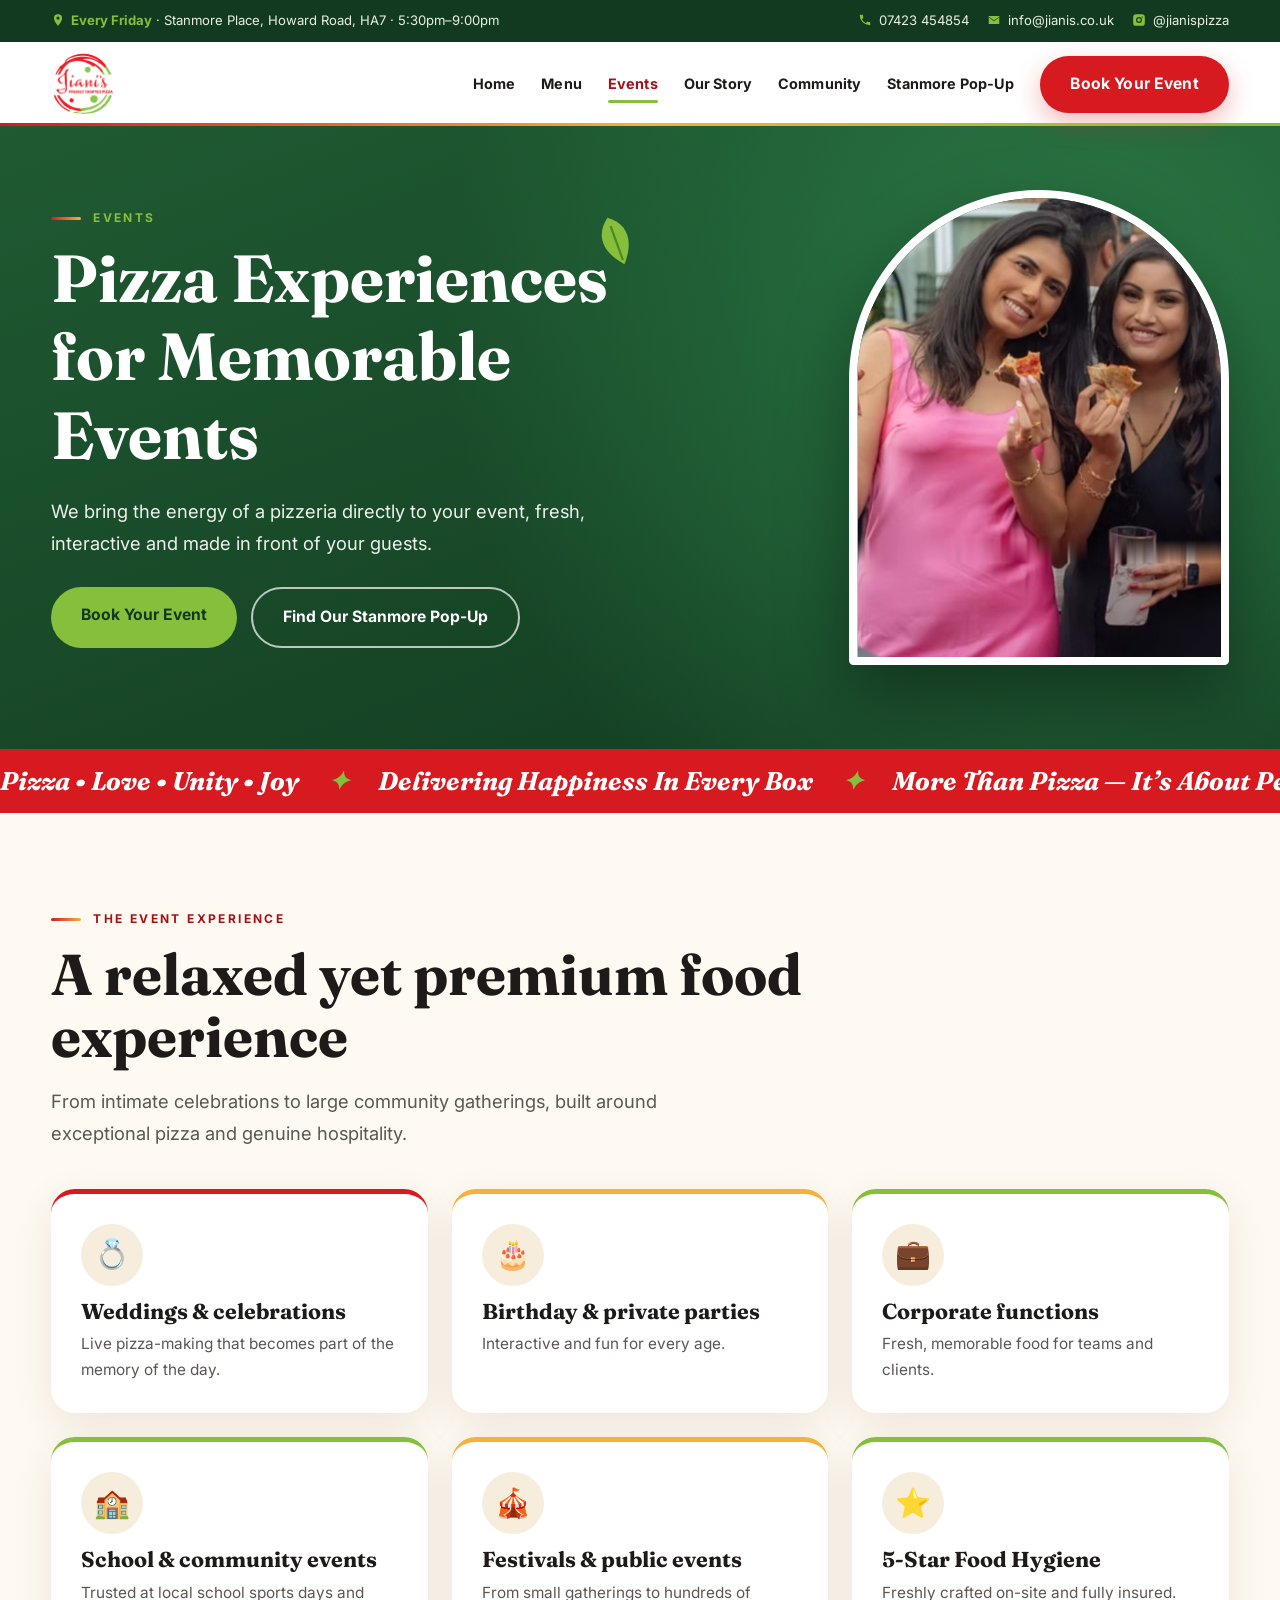
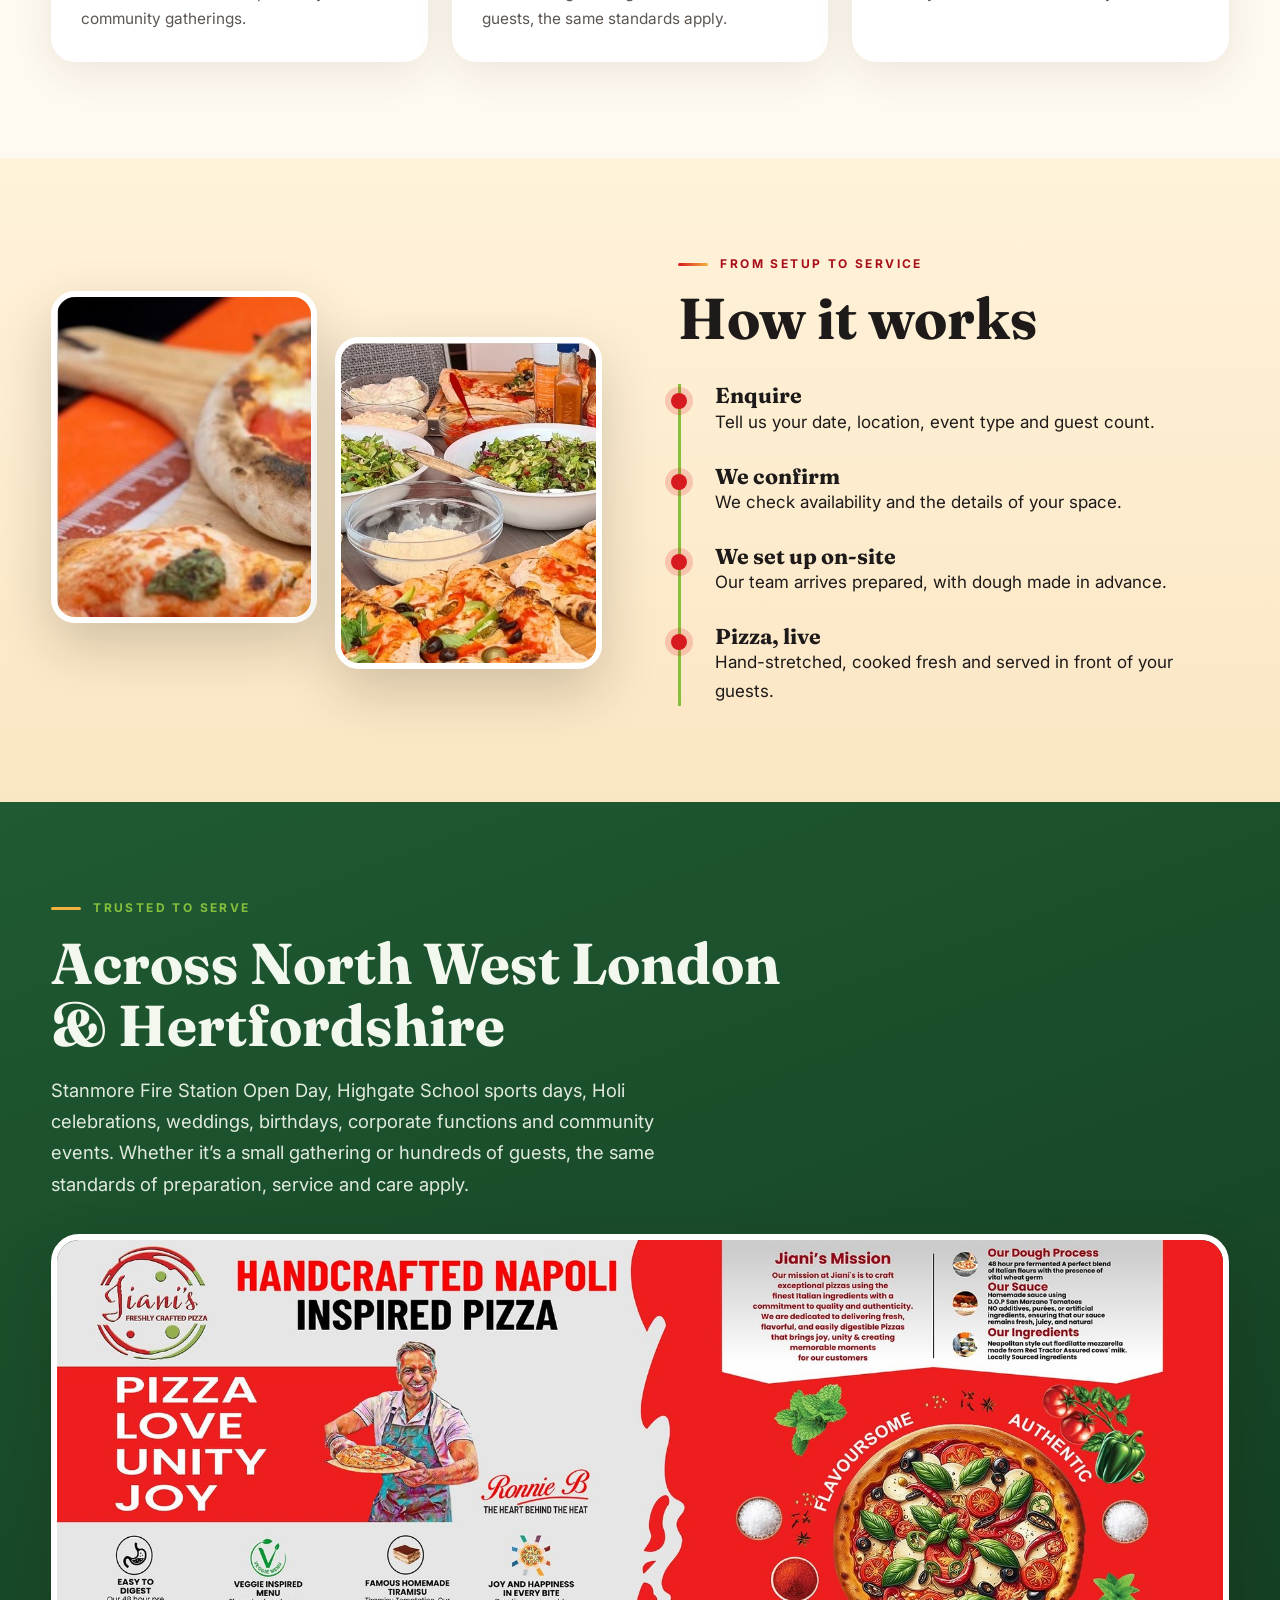
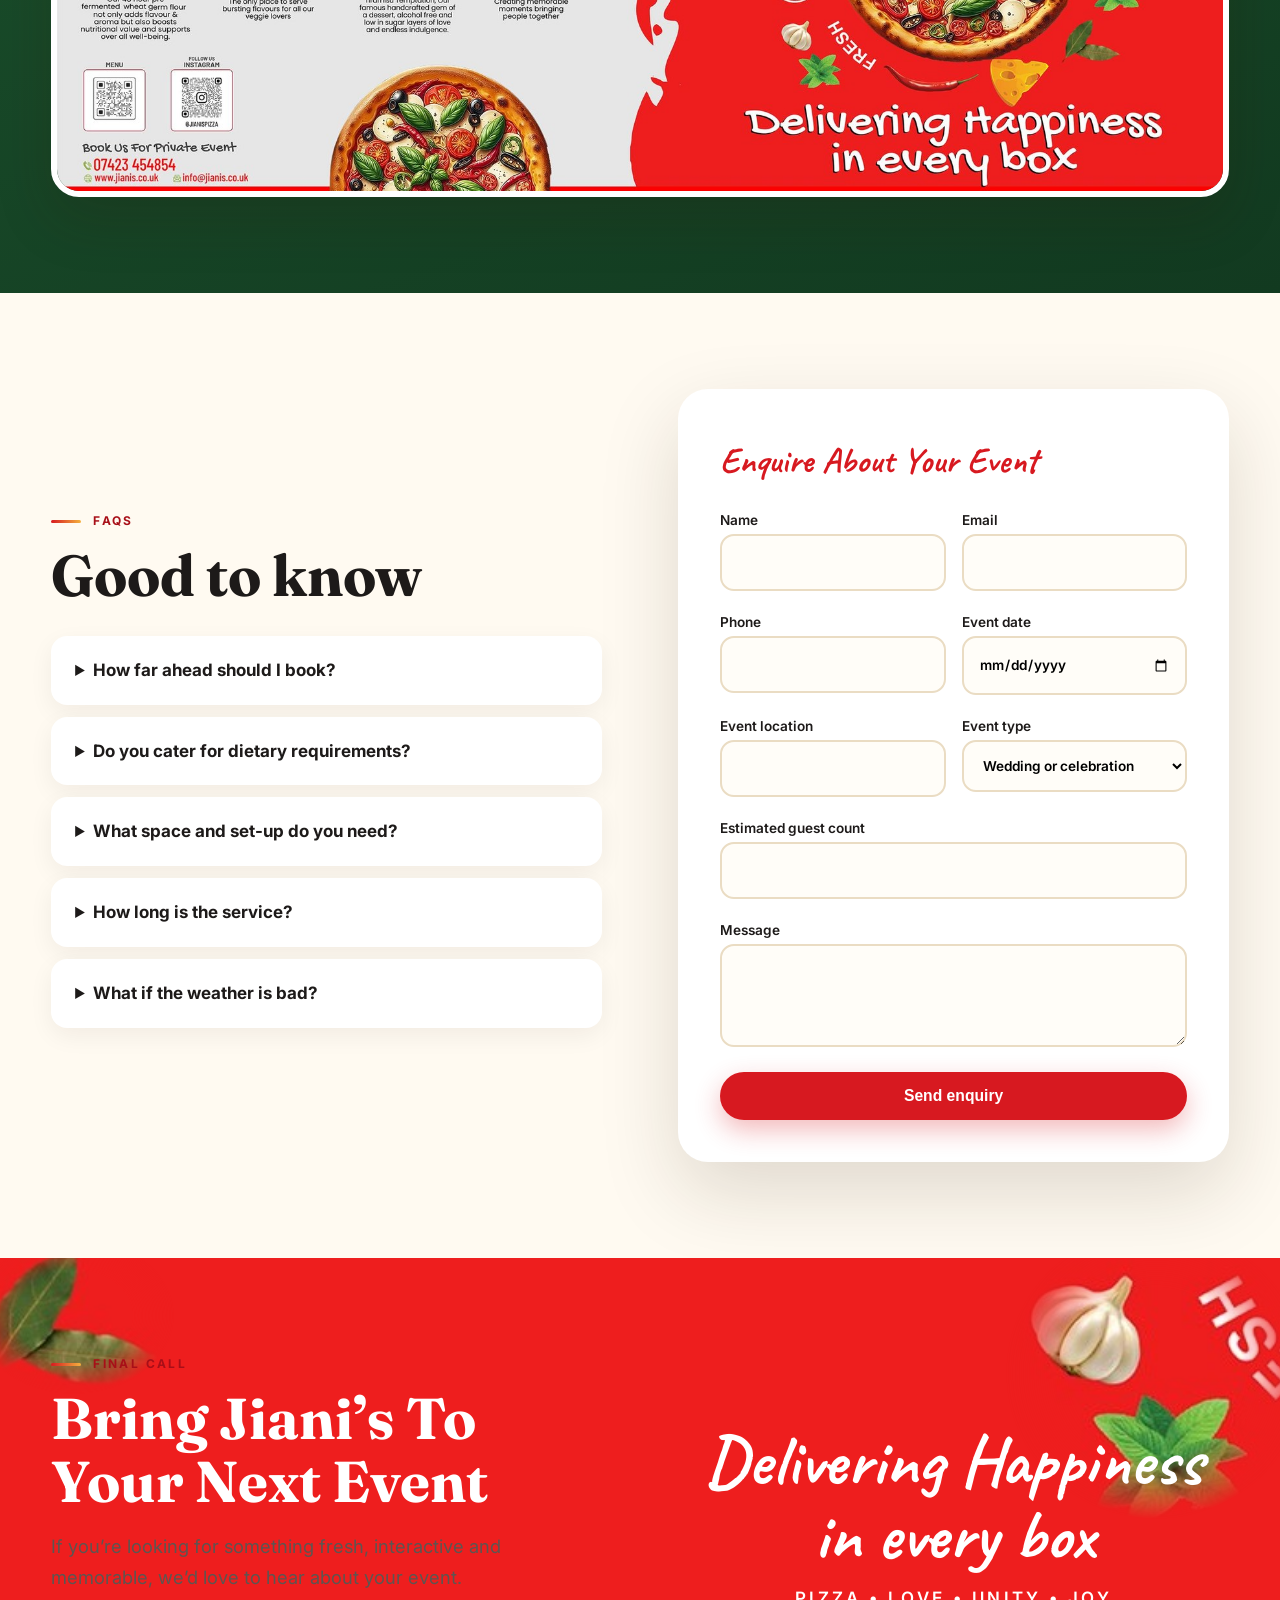
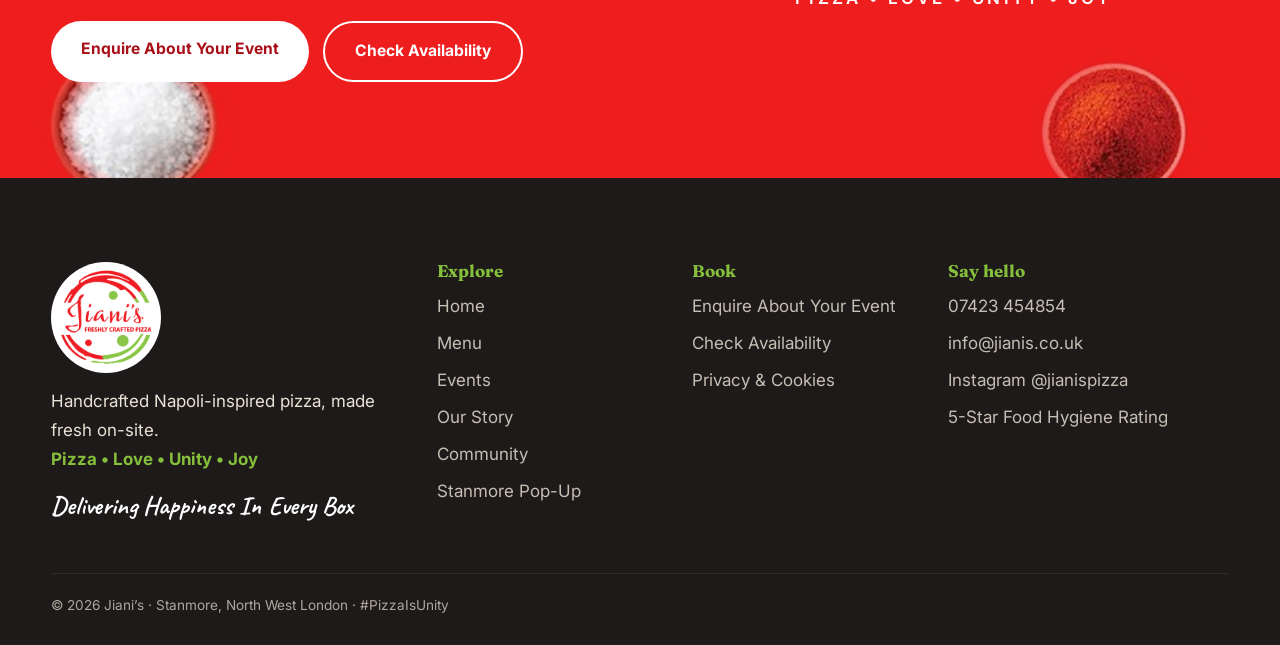
<file: events.html>
<!doctype html><html lang="en-GB"><head><meta charset="utf-8"><meta name="viewport" content="width=device-width,initial-scale=1"><title>Events & Catering | Jiani’s</title><meta name="description" content="Fresh, interactive pizza experiences for weddings, private parties, corporate functions, schools and festivals in North West London and Hertfordshire."><link rel="icon" href="img/logo.png"><link rel="preconnect" href="https://fonts.googleapis.com"><link href="https://fonts.googleapis.com/css2?family=Caveat:wght@700&family=Fraunces:ital,wght@0,600;0,700;1,700&family=Inter:wght@400;500;600;700&display=swap" rel="stylesheet"><link rel="stylesheet" href="style.css"></head><body data-p="events">

<section class="hs"><div class="w"><div><p class="eye">Events</p><h1 class="sp">Pizza Experiences for Memorable Events</h1><p class="lead">We bring the energy of a pizzeria directly to your event, fresh, interactive and made in front of your guests.</p><div class="row"><a class="btn gr" href="contact.html">Book Your Event</a><a class="btn o" href="popup.html">Find Our Stanmore Pop-Up</a></div></div><div class="fm t"><img src="img/gw.jpg" alt="Guests enjoying Jiani’s pizza" loading="lazy" style=""></div></div><svg class="lf" viewBox="0 0 24 24" style="left:46%;top:14%;transform:rotate(-20deg)"><path d="M12 1C5 6 4 14 12 23c8-9 7-17 0-22z" fill="#86bf3b"/><path d="M12 5v16" stroke="#4f8a1f" fill="none"/></svg></section>
<div class="mq"><div>Pizza • Love • Unity • Joy <b>✦</b> Delivering Happiness In Every Box <b>✦</b> More Than Pizza — It’s About People <b>✦</b> #PizzaIsUnity <b>✦</b> Pizza • Love • Unity • Joy <b>✦</b> Delivering Happiness In Every Box <b>✦</b> More Than Pizza — It’s About People <b>✦</b> #PizzaIsUnity <b>✦</b> </div></div>
<section class="s"><div class="w"><div class="rv" style="max-width:760px;margin-bottom:40px"><p class="eye">The event experience</p><h2>A relaxed yet premium food experience</h2><p class="lead">From intimate celebrations to large community gatherings, built around exceptional pizza and genuine hospitality.</p></div><div class="g3">
<div class="card rv"><div class="ic">💍</div><h3>Weddings &amp; celebrations</h3><p>Live pizza-making that becomes part of the memory of the day.</p></div><div class="card rv"><div class="ic">🎂</div><h3>Birthday &amp; private parties</h3><p>Interactive and fun for every age.</p></div><div class="card rv"><div class="ic">💼</div><h3>Corporate functions</h3><p>Fresh, memorable food for teams and clients.</p></div><div class="card rv"><div class="ic">🏫</div><h3>School &amp; community events</h3><p>Trusted at local school sports days and community gatherings.</p></div><div class="card rv"><div class="ic">🎪</div><h3>Festivals &amp; public events</h3><p>From small gatherings to hundreds of guests, the same standards apply.</p></div><div class="card rv"><div class="ic">⭐</div><h3>5-Star Food Hygiene</h3><p>Freshly crafted on-site and fully insured.</p></div></div></div></section>
<section class="s sd"><div class="w g2"><div class="duo rv"><div class="im"><img src="img/slice.jpg" alt="Pizza served at an event" loading="lazy" style=""></div><div class="im"><img src="img/spread.jpg" alt="Event catering spread with pizza and salads" loading="lazy" style=""></div></div><div class="rv"><p class="eye">From setup to service</p><h2 style="margin-bottom:34px">How it works</h2><div class="step"><div><h3>Enquire</h3><p>Tell us your date, location, event type and guest count.</p></div><div><h3>We confirm</h3><p>We check availability and the details of your space.</p></div><div><h3>We set up on-site</h3><p>Our team arrives prepared, with dough made in advance.</p></div><div><h3>Pizza, live</h3><p>Hand-stretched, cooked fresh and served in front of your guests.</p></div></div></div></div></section>
<section class="s dk"><div class="w"><div class="rv" style="max-width:780px;margin-bottom:34px"><p class="eye">Trusted to serve</p><h2>Across North West London &amp; Hertfordshire</h2><p class="lead">Stanmore Fire Station Open Day, Highgate School sports days, Holi celebrations, weddings, birthdays, corporate functions and community events. Whether it’s a small gathering or hundreds of guests, the same standards of preparation, service and care apply.</p></div><div class="im rv" style="aspect-ratio:2200/1052;border-radius:28px"><img src="img/bfull.jpg" alt="The Jiani’s brand" loading="lazy" style=""></div></div></section>
<section class="s"><div class="w g2"><div class="rv"><p class="eye">FAQs</p><h2 style="margin-bottom:28px">Good to know</h2><details><summary>How far ahead should I book?</summary><p>As early as you can. Send your date through the enquiry form and we’ll confirm availability.</p></details><details><summary>Do you cater for dietary requirements?</summary><p>Our menu is veggie-inspired with vegan options. Allergen details are on the menu page; tell us about any needs when you enquire.</p></details><details><summary>What space and set-up do you need?</summary><p>Share your venue or garden details and guest numbers and we’ll confirm what’s required.</p></details><details><summary>How long is the service?</summary><p>This depends on guest numbers and your timings. Tell us in your enquiry and we’ll plan it with you.</p></details><details><summary>What if the weather is bad?</summary><p>Let us know whether your event is indoors or outdoors and we’ll discuss contingency plans when we confirm.</p></details></div><div class="fc rv"><p class="script" style="font-size:2.2rem;color:var(--red);margin-bottom:14px">Enquire About Your Event</p><form><div><label>Name<input required name="name"></label></div><div><label>Email<input required type="email"></label></div><div><label>Phone<input type="tel"></label></div><div><label>Event date<input type="date"></label></div><div><label>Event location<input></label></div><div><label>Event type<select><option>Wedding or celebration</option><option>Birthday or private party</option><option>Corporate function</option><option>School or community event</option><option>Festival or public event</option></select></label></div><div class="f"><label>Estimated guest count<input type="number" min="1"></label></div><div class="f"><label>Message<textarea rows="3"></textarea></label></div><input class="hp" name="website" tabindex="-1" autocomplete="off"><button class="btn f">Send enquiry</button></form><div class="ok" role="status"><b>Thank you!</b> Your enquiry has been received and the Jiani’s team will be in touch.</div></div></div></section>
<section class="s cta"><div class="w g2"><div class="rv"><p class="eye">Final call</p><h2>Bring Jiani’s To Your Next Event</h2><p class="lead">If you’re looking for something fresh, interactive and memorable, we’d love to hear about your event.</p><div class="row"><a class="btn wt" href="contact.html">Enquire About Your Event</a><a class="btn o" style="color:#fff;border-color:#fff" href="contact.html">Check Availability</a></div></div><div class="rv" style="text-align:center"><p class="script" style="font-size:clamp(2.6rem,6vw,4.4rem);line-height:1.05">Delivering Happiness<br>in every box</p><p style="margin-top:12px;font-weight:600;letter-spacing:.2em">PIZZA • LOVE • UNITY • JOY</p></div></div><img class="sprite" src="img/s_garlic.jpg" alt="" style="right:-2%;top:-6%;width:26%;max-width:300px"><img class="sprite" src="img/s_bay.jpg" alt="" style="left:-2%;top:-4%;width:17%;max-width:200px"><img class="sprite" src="img/s_salt.jpg" alt="" style="left:3%;bottom:-8%;width:17%;max-width:200px"><img class="sprite" src="img/s_pap.jpg" alt="" style="right:6%;bottom:-6%;width:15%;max-width:170px"></section><script src="app.js"></script></body></html>
</file>
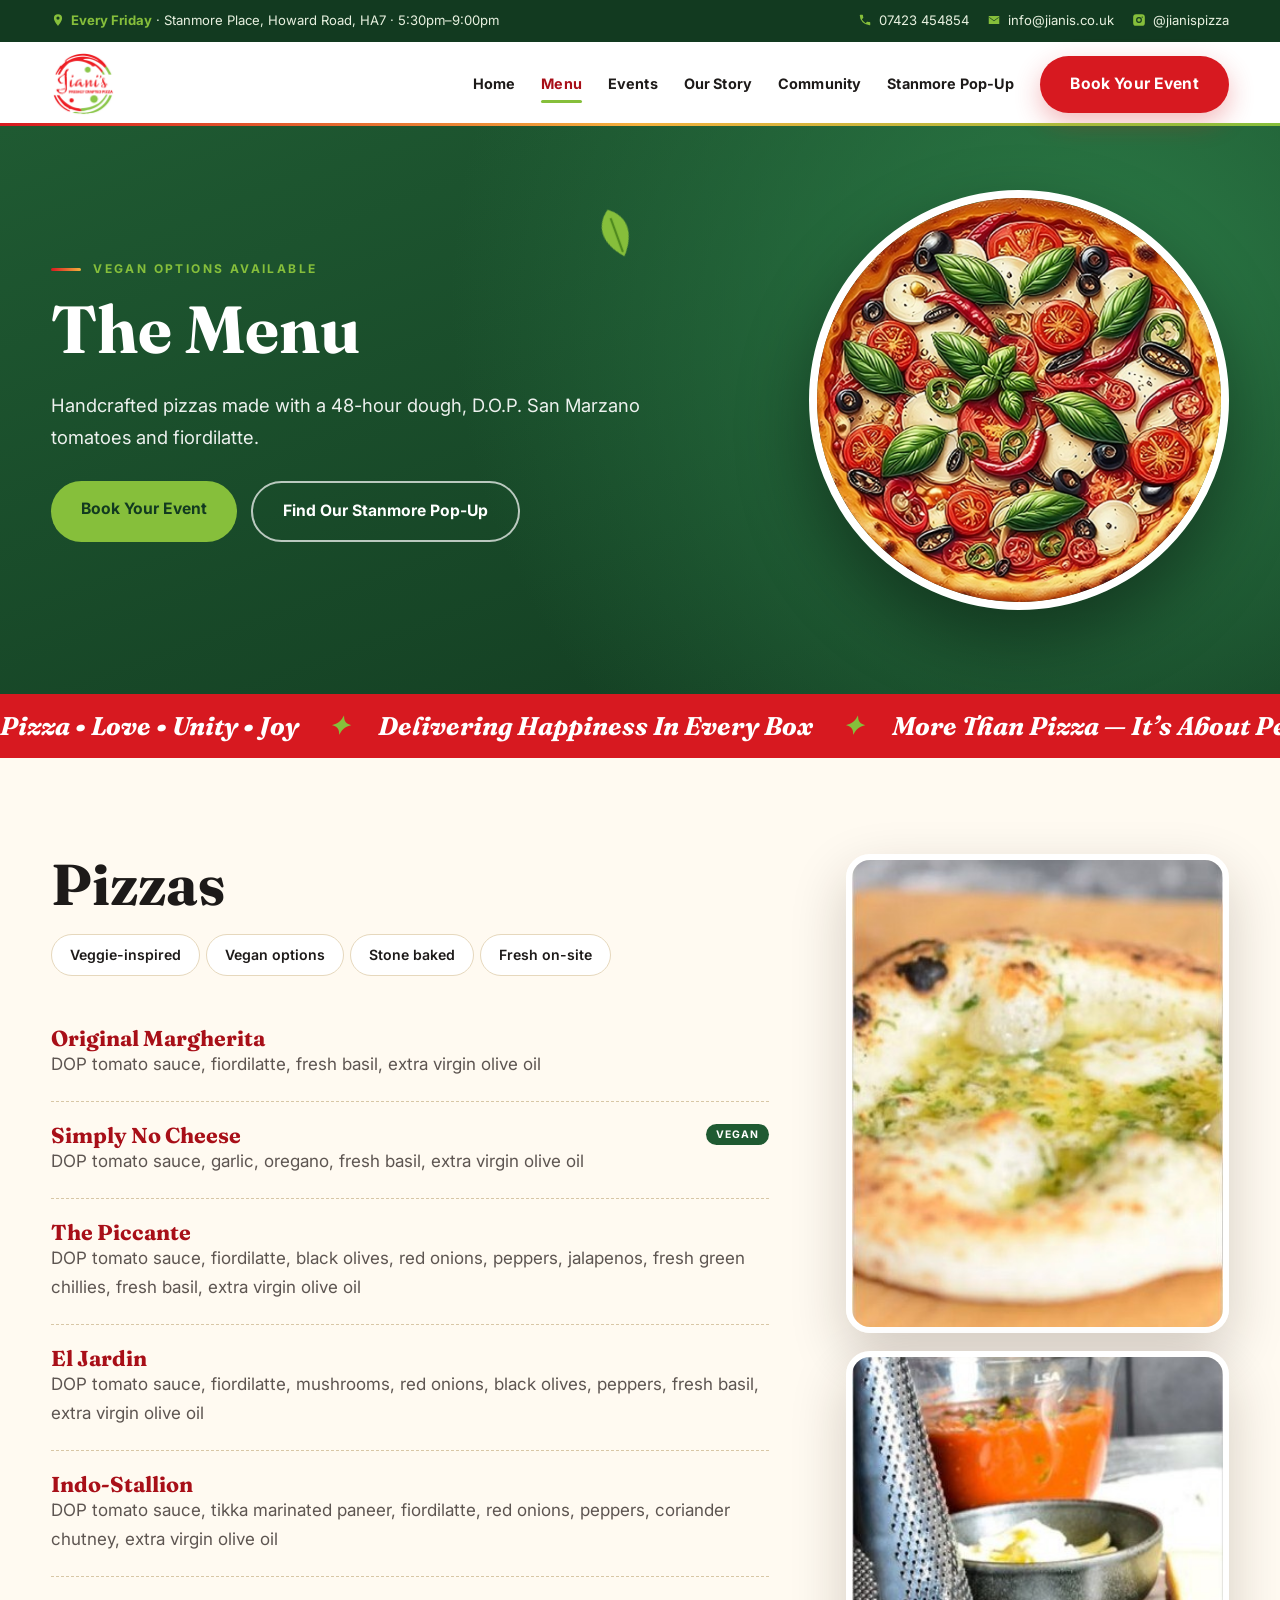
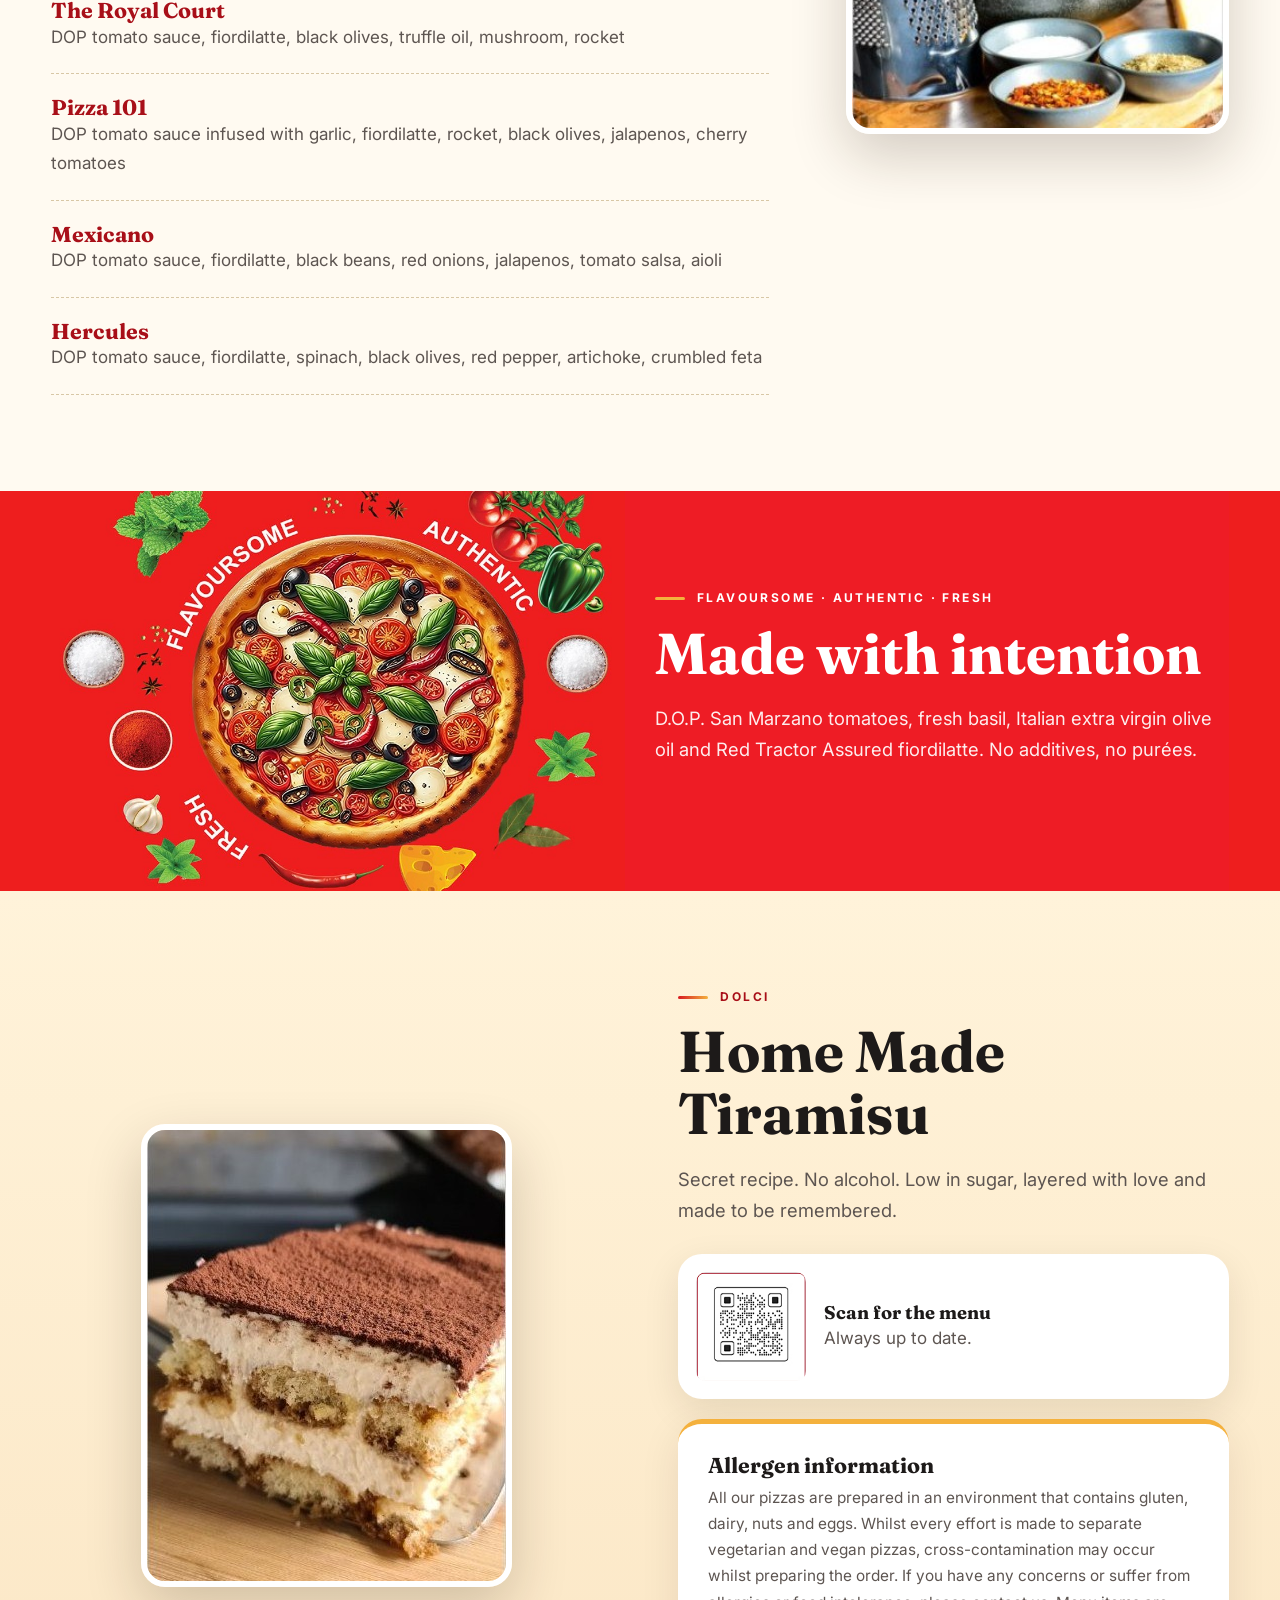
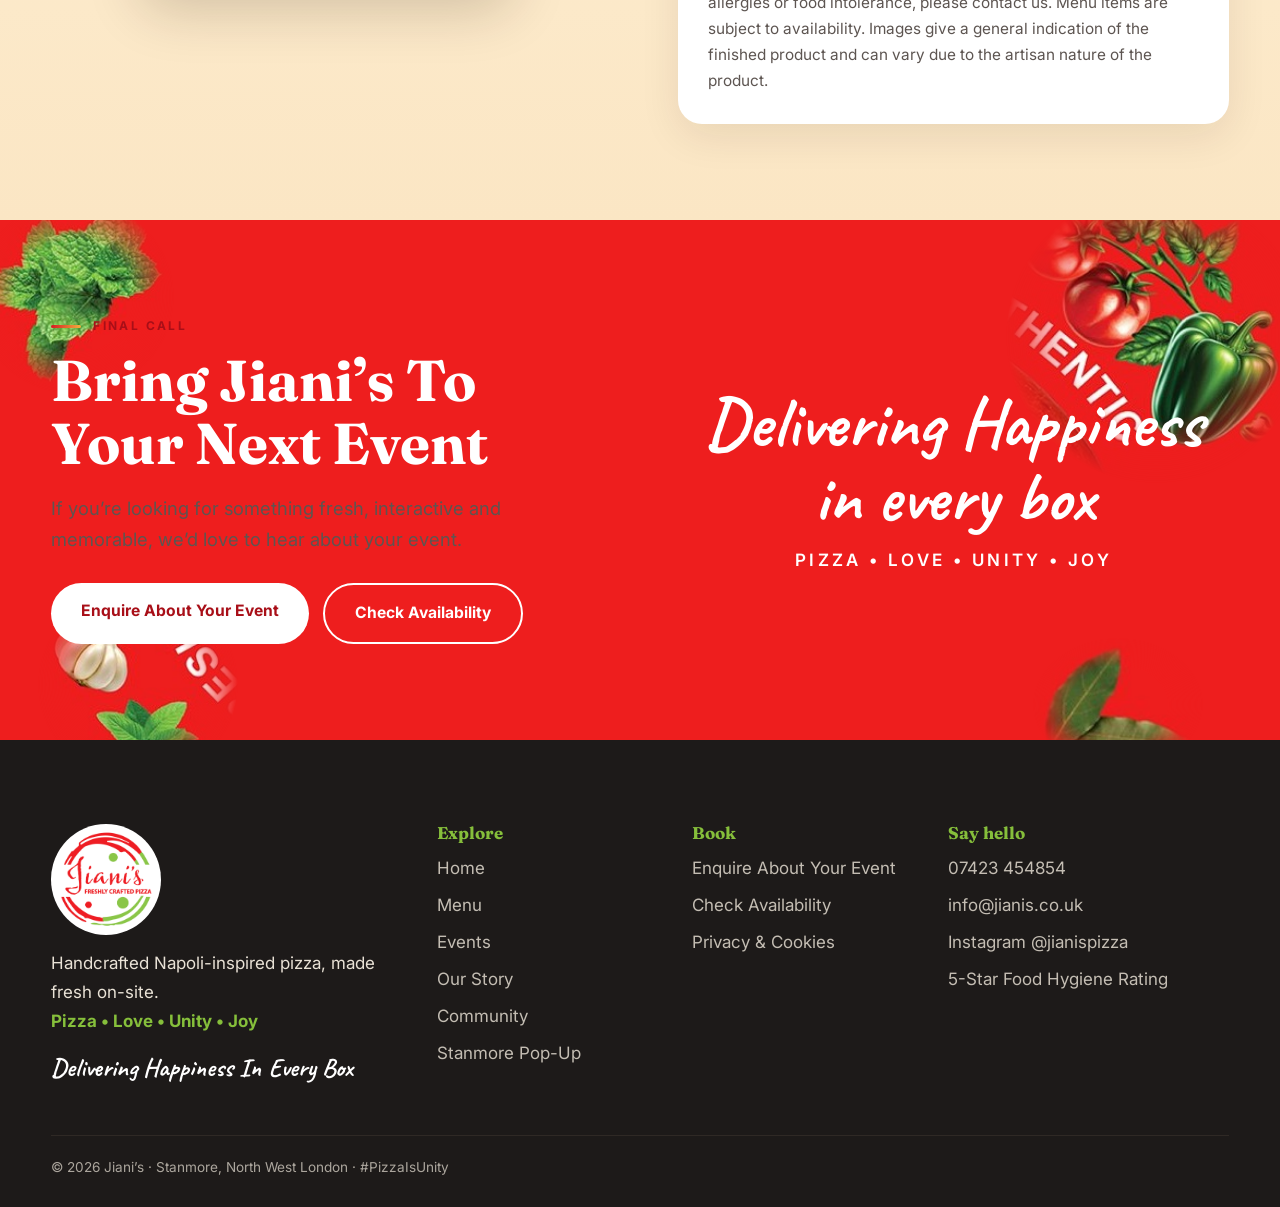
<file: menu.html>
<!doctype html><html lang="en-GB"><head><meta charset="utf-8"><meta name="viewport" content="width=device-width,initial-scale=1"><title>Menu | Jiani’s</title><meta name="description" content="Nine handcrafted veggie-inspired Neapolitan pizzas, vegan options and homemade tiramisu."><link rel="icon" href="img/logo.png"><link rel="preconnect" href="https://fonts.googleapis.com"><link href="https://fonts.googleapis.com/css2?family=Caveat:wght@700&family=Fraunces:ital,wght@0,600;0,700;1,700&family=Inter:wght@400;500;600;700&display=swap" rel="stylesheet"><link rel="stylesheet" href="style.css"></head><body data-p="menu">

<section class="hs"><div class="w"><div><p class="eye">Vegan options available</p><h1 class="sp">The Menu</h1><p class="lead">Handcrafted pizzas made with a 48-hour dough, D.O.P. San Marzano tomatoes and fiordilatte.</p><div class="row"><a class="btn gr" href="contact.html">Book Your Event</a><a class="btn o" href="popup.html">Find Our Stanmore Pop-Up</a></div></div><div class="fm c"><img src="img/hero1.jpg" alt="Freshly baked Jiani’s pizza" loading="lazy" style=""></div></div><svg class="lf" viewBox="0 0 24 24" style="left:46%;top:14%;transform:rotate(-20deg)"><path d="M12 1C5 6 4 14 12 23c8-9 7-17 0-22z" fill="#86bf3b"/><path d="M12 5v16" stroke="#4f8a1f" fill="none"/></svg></section>
<div class="mq"><div>Pizza • Love • Unity • Joy <b>✦</b> Delivering Happiness In Every Box <b>✦</b> More Than Pizza — It’s About People <b>✦</b> #PizzaIsUnity <b>✦</b> Pizza • Love • Unity • Joy <b>✦</b> Delivering Happiness In Every Box <b>✦</b> More Than Pizza — It’s About People <b>✦</b> #PizzaIsUnity <b>✦</b> </div></div>
<section class="s"><div class="w"><div class="g2" style="grid-template-columns:1.5fr .8fr;align-items:start"><div><h2 class="rv">Pizzas</h2><p class="rv" style="margin:12px 0 24px"><span class="pill">Veggie-inspired</span><span class="pill">Vegan options</span><span class="pill">Stone baked</span><span class="pill">Fresh on-site</span></p><div><div class="mi rv"><h3>Original Margherita</h3><p>DOP tomato sauce, fiordilatte, fresh basil, extra virgin olive oil</p></div><div class="mi rv"><h3>Simply No Cheese<small>VEGAN</small></h3><p>DOP tomato sauce, garlic, oregano, fresh basil, extra virgin olive oil</p></div><div class="mi rv"><h3>The Piccante</h3><p>DOP tomato sauce, fiordilatte, black olives, red onions, peppers, jalapenos, fresh green chillies, fresh basil, extra virgin olive oil</p></div><div class="mi rv"><h3>El Jardin</h3><p>DOP tomato sauce, fiordilatte, mushrooms, red onions, black olives, peppers, fresh basil, extra virgin olive oil</p></div><div class="mi rv"><h3>Indo-Stallion</h3><p>DOP tomato sauce, tikka marinated paneer, fiordilatte, red onions, peppers, coriander chutney, extra virgin olive oil</p></div><div class="mi rv"><h3>The Royal Court</h3><p>DOP tomato sauce, fiordilatte, black olives, truffle oil, mushroom, rocket</p></div><div class="mi rv"><h3>Pizza 101</h3><p>DOP tomato sauce infused with garlic, fiordilatte, rocket, black olives, jalapenos, cherry tomatoes</p></div><div class="mi rv"><h3>Mexicano</h3><p>DOP tomato sauce, fiordilatte, black beans, red onions, jalapenos, tomato salsa, aioli</p></div><div class="mi rv"><h3>Hercules</h3><p>DOP tomato sauce, fiordilatte, spinach, black olives, red pepper, artichoke, crumbled feta</p></div></div></div><div class="stk"><div class="im rv"><img src="img/garlic.jpg" alt="Garlic and herb pizza" loading="lazy" style=""></div><div class="im sq rv"><img src="img/sauce.jpg" alt="Fresh sauce ingredients" loading="lazy" style=""></div></div></div></div></section>
<section class="s red" style="background:#ee1e1e;padding:0"><div class="w bn"><div class="rv"><img src="img/bflav.jpg" alt="Pizza with fresh ingredients" loading="lazy" style=""></div><div class="rv"><p class="eye">Flavoursome · Authentic · Fresh</p><h2>Made with intention</h2><p class="lead">D.O.P. San Marzano tomatoes, fresh basil, Italian extra virgin olive oil and Red Tractor Assured fiordilatte. No additives, no purées.</p></div></div></section>
<section class="s sd"><div class="w g2"><div class="fr rv" style="max-width:380px;margin:auto"><div class="im"><img src="img/tiramisu.jpg" alt="Homemade tiramisu" loading="lazy" style=""></div></div><div class="rv"><p class="eye">Dolci</p><h2>Home Made Tiramisu</h2><p class="lead">Secret recipe. No alcohol. Low in sugar, layered with love and made to be remembered.</p><div class="qr" style="margin-bottom:20px"><img src="img/qrm.png" alt="QR code for the Jiani’s menu" loading="lazy" style=""><div><b>Scan for the menu</b><span style="color:var(--mut)">Always up to date.</span></div></div><div class="card"><h3>Allergen information</h3><p>All our pizzas are prepared in an environment that contains gluten, dairy, nuts and eggs. Whilst every effort is made to separate vegetarian and vegan pizzas, cross-contamination may occur whilst preparing the order. If you have any concerns or suffer from allergies or food intolerance, please contact us. Menu items are subject to availability. Images give a general indication of the finished product and can vary due to the artisan nature of the product.</p></div></div></div></section>
<section class="s cta"><div class="w g2"><div class="rv"><p class="eye">Final call</p><h2>Bring Jiani’s To Your Next Event</h2><p class="lead">If you’re looking for something fresh, interactive and memorable, we’d love to hear about your event.</p><div class="row"><a class="btn wt" href="contact.html">Enquire About Your Event</a><a class="btn o" style="color:#fff;border-color:#fff" href="contact.html">Check Availability</a></div></div><div class="rv" style="text-align:center"><p class="script" style="font-size:clamp(2.6rem,6vw,4.4rem);line-height:1.05">Delivering Happiness<br>in every box</p><p style="margin-top:12px;font-weight:600;letter-spacing:.2em">PIZZA • LOVE • UNITY • JOY</p></div></div><img class="sprite" src="img/s_tom.jpg" alt="" style="right:-2%;top:-6%;width:26%;max-width:300px"><img class="sprite" src="img/s_mint.jpg" alt="" style="left:-2%;top:-4%;width:17%;max-width:200px"><img class="sprite" src="img/s_garlic.jpg" alt="" style="left:3%;bottom:-8%;width:17%;max-width:200px"><img class="sprite" src="img/s_bay.jpg" alt="" style="right:6%;bottom:-6%;width:15%;max-width:170px"></section><script src="app.js"></script></body></html>
</file>
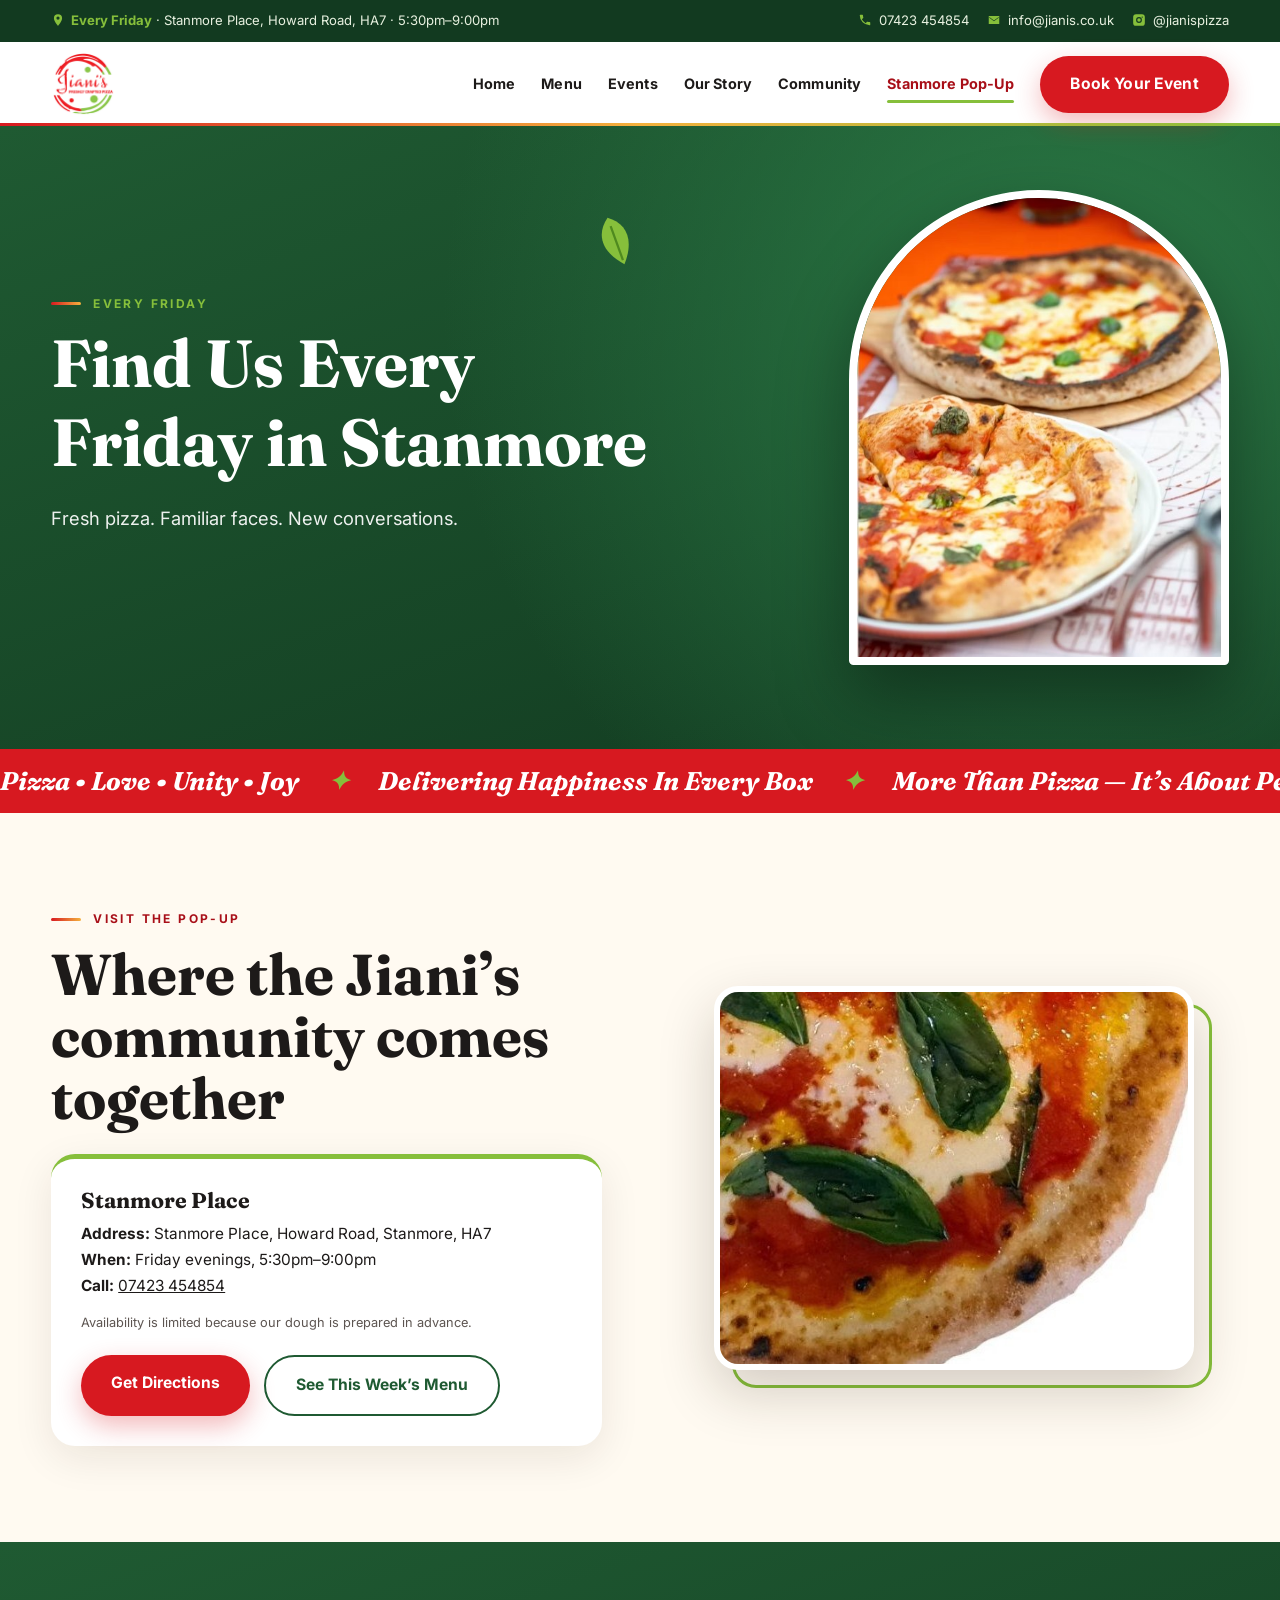
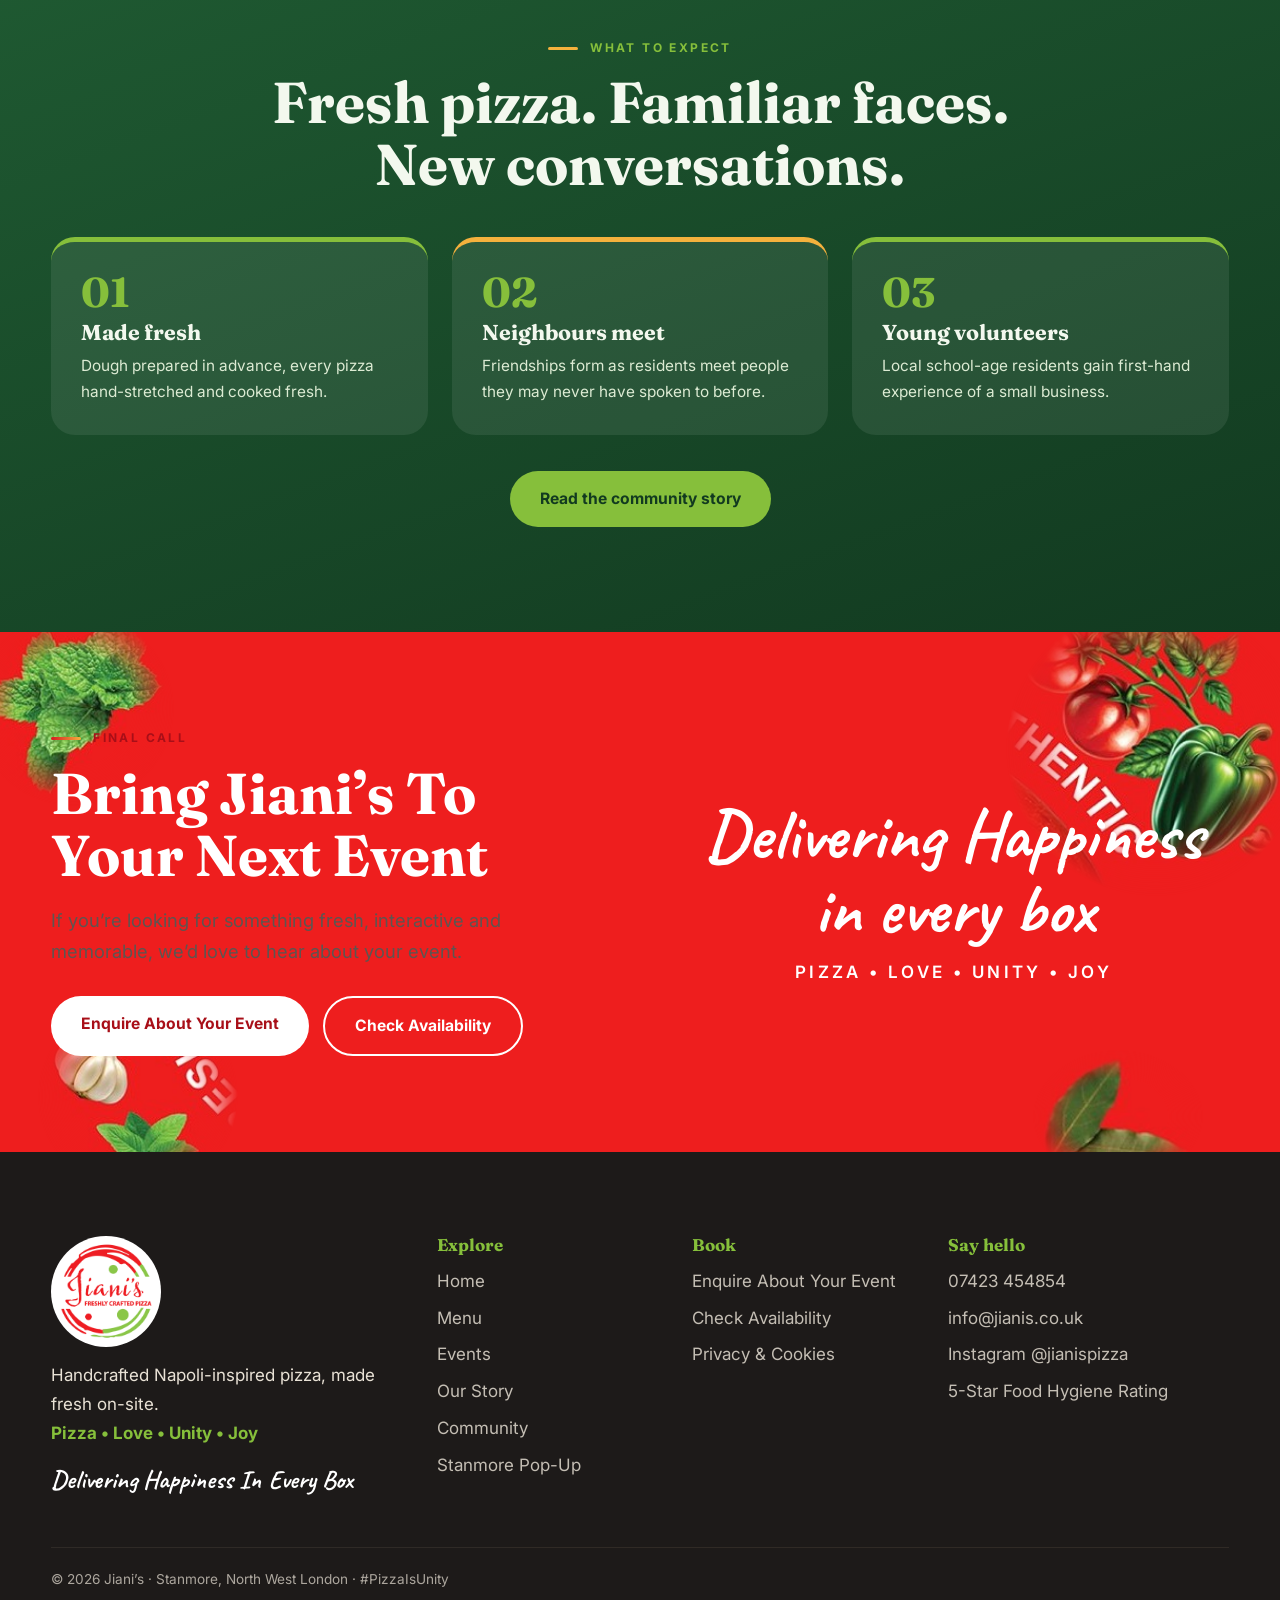
<file: popup.html>
<!doctype html><html lang="en-GB"><head><meta charset="utf-8"><meta name="viewport" content="width=device-width,initial-scale=1"><title>Stanmore Pop-Up | Jiani’s</title><meta name="description" content="Find Jiani’s every Friday evening at Stanmore Place, Howard Road, Stanmore HA7."><link rel="icon" href="img/logo.png"><link rel="preconnect" href="https://fonts.googleapis.com"><link href="https://fonts.googleapis.com/css2?family=Caveat:wght@700&family=Fraunces:ital,wght@0,600;0,700;1,700&family=Inter:wght@400;500;600;700&display=swap" rel="stylesheet"><link rel="stylesheet" href="style.css"></head><body data-p="popup">

<section class="hs"><div class="w"><div><p class="eye">Every Friday</p><h1 class="sp">Find Us Every Friday in Stanmore</h1><p class="lead">Fresh pizza. Familiar faces. New conversations.</p></div><div class="fm t"><img src="img/pair.jpg" alt="Freshly baked pizzas at the pop-up" loading="lazy" style=""></div></div><svg class="lf" viewBox="0 0 24 24" style="left:46%;top:14%;transform:rotate(-20deg)"><path d="M12 1C5 6 4 14 12 23c8-9 7-17 0-22z" fill="#86bf3b"/><path d="M12 5v16" stroke="#4f8a1f" fill="none"/></svg></section>
<div class="mq"><div>Pizza • Love • Unity • Joy <b>✦</b> Delivering Happiness In Every Box <b>✦</b> More Than Pizza — It’s About People <b>✦</b> #PizzaIsUnity <b>✦</b> Pizza • Love • Unity • Joy <b>✦</b> Delivering Happiness In Every Box <b>✦</b> More Than Pizza — It’s About People <b>✦</b> #PizzaIsUnity <b>✦</b> </div></div>
<section class="s"><div class="w g2"><div class="rv"><p class="eye">Visit the pop-up</p><h2>Where the Jiani’s community comes together</h2><div class="card" style="margin-top:24px"><h3>Stanmore Place</h3><p style="color:var(--ink)"><b>Address:</b> Stanmore Place, Howard Road, Stanmore, HA7<br><b>When:</b> Friday evenings, 5:30pm–9:00pm<br><b>Call:</b> <a href="tel:07423454854">07423 454854</a></p><p style="margin-top:10px"><small>Availability is limited because our dough is prepared in advance.</small></p><div class="row" style="margin-top:20px"><a class="btn" href="https://www.google.com/maps/search/Stanmore+Place+Howard+Road+Stanmore+HA7" target="_blank" rel="noopener">Get Directions</a><a class="btn o" href="menu.html">See This Week’s Menu</a></div></div></div><div class="fr rv" style="max-width:480px;margin:auto"><div class="im wd2" style="background:#fff"><img src="img/lower.jpg" alt="Pizza at the Stanmore Place pop-up" loading="lazy" style=""></div></div></div></section>
<section class="s dk"><div class="w"><div class="rv" style="text-align:center;max-width:760px;margin:0 auto 40px"><p class="eye" style="justify-content:center">What to expect</p><h2>Fresh pizza. Familiar faces. New conversations.</h2></div><div class="g3"><div class="card rv"><div class="n">01</div><h3>Made fresh</h3><p>Dough prepared in advance, every pizza hand-stretched and cooked fresh.</p></div><div class="card rv"><div class="n">02</div><h3>Neighbours meet</h3><p>Friendships form as residents meet people they may never have spoken to before.</p></div><div class="card rv"><div class="n">03</div><h3>Young volunteers</h3><p>Local school-age residents gain first-hand experience of a small business.</p></div></div><p class="rv" style="text-align:center;margin-top:36px"><a class="btn gr" href="community.html">Read the community story</a></p></div></section>
<section class="s cta"><div class="w g2"><div class="rv"><p class="eye">Final call</p><h2>Bring Jiani’s To Your Next Event</h2><p class="lead">If you’re looking for something fresh, interactive and memorable, we’d love to hear about your event.</p><div class="row"><a class="btn wt" href="contact.html">Enquire About Your Event</a><a class="btn o" style="color:#fff;border-color:#fff" href="contact.html">Check Availability</a></div></div><div class="rv" style="text-align:center"><p class="script" style="font-size:clamp(2.6rem,6vw,4.4rem);line-height:1.05">Delivering Happiness<br>in every box</p><p style="margin-top:12px;font-weight:600;letter-spacing:.2em">PIZZA • LOVE • UNITY • JOY</p></div></div><img class="sprite" src="img/s_tom.jpg" alt="" style="right:-2%;top:-6%;width:26%;max-width:300px"><img class="sprite" src="img/s_mint.jpg" alt="" style="left:-2%;top:-4%;width:17%;max-width:200px"><img class="sprite" src="img/s_garlic.jpg" alt="" style="left:3%;bottom:-8%;width:17%;max-width:200px"><img class="sprite" src="img/s_bay.jpg" alt="" style="right:6%;bottom:-6%;width:15%;max-width:170px"></section><script src="app.js"></script></body></html>
</file>
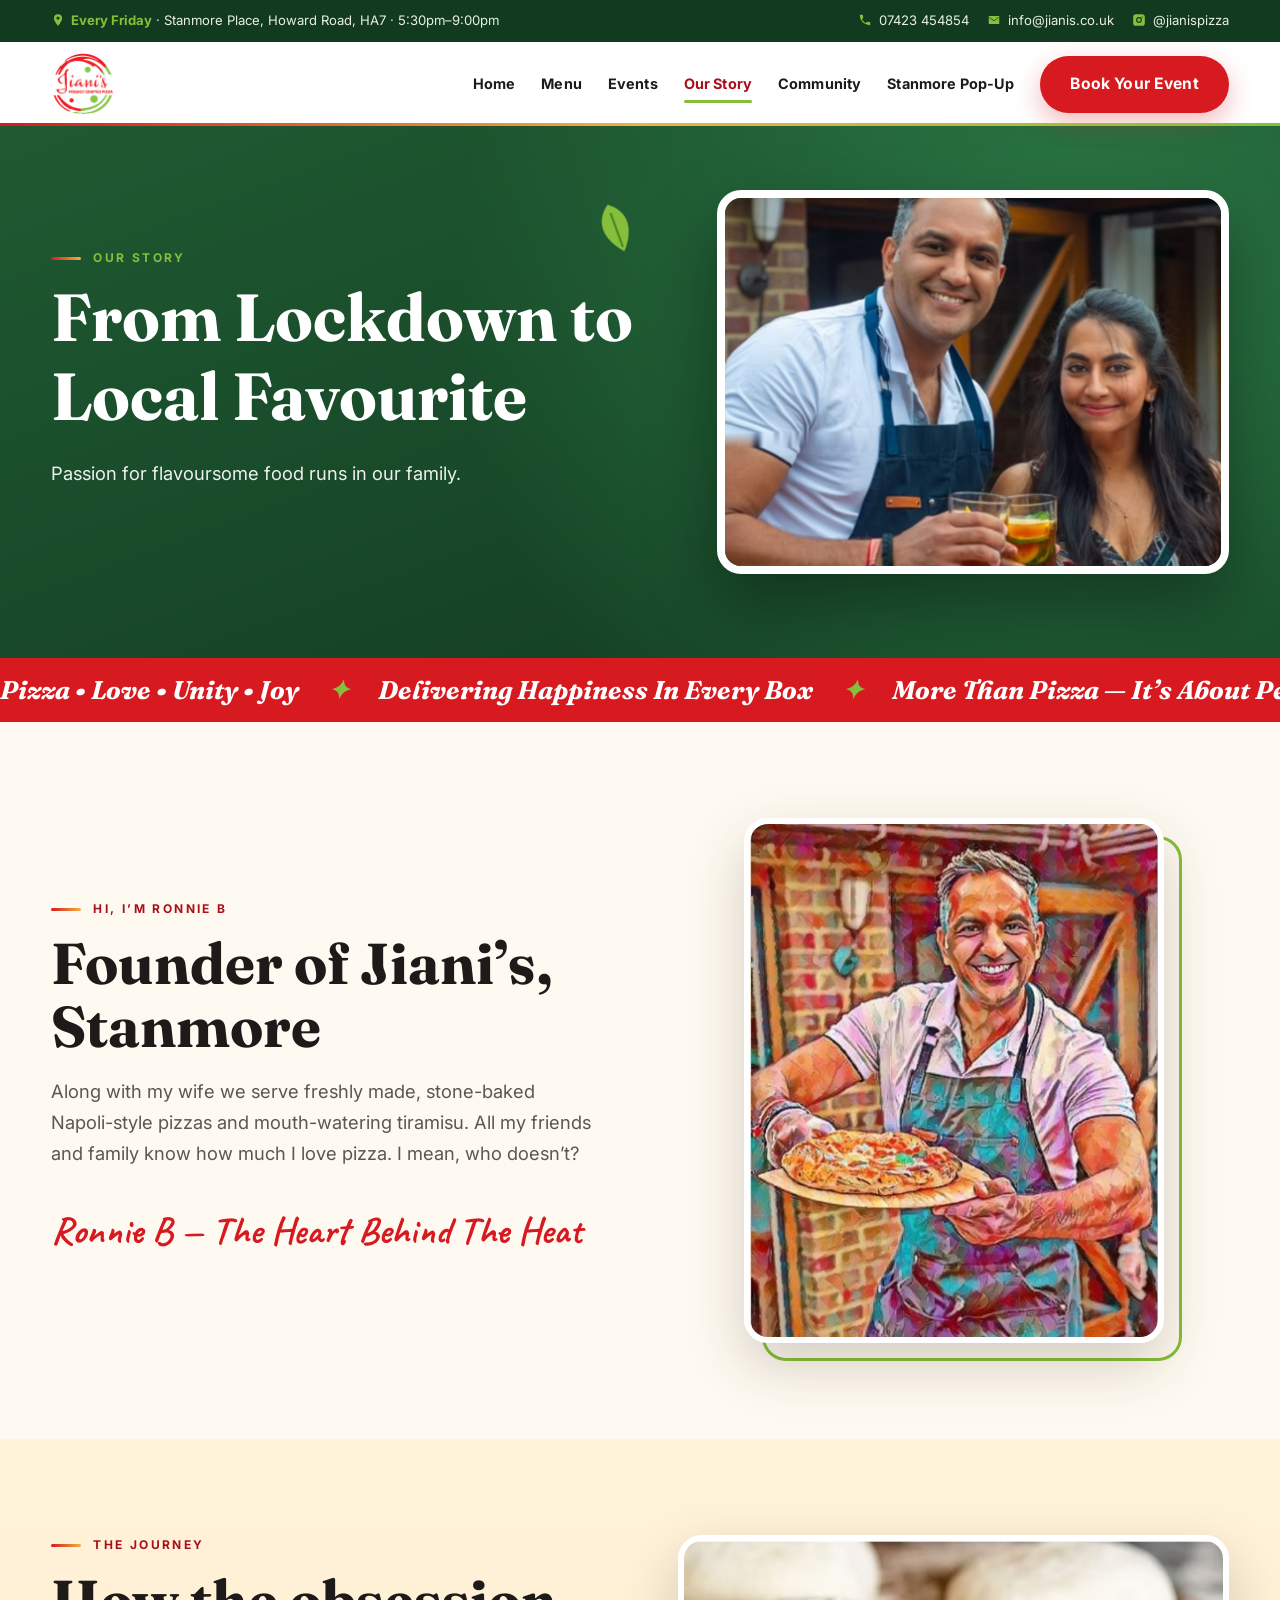
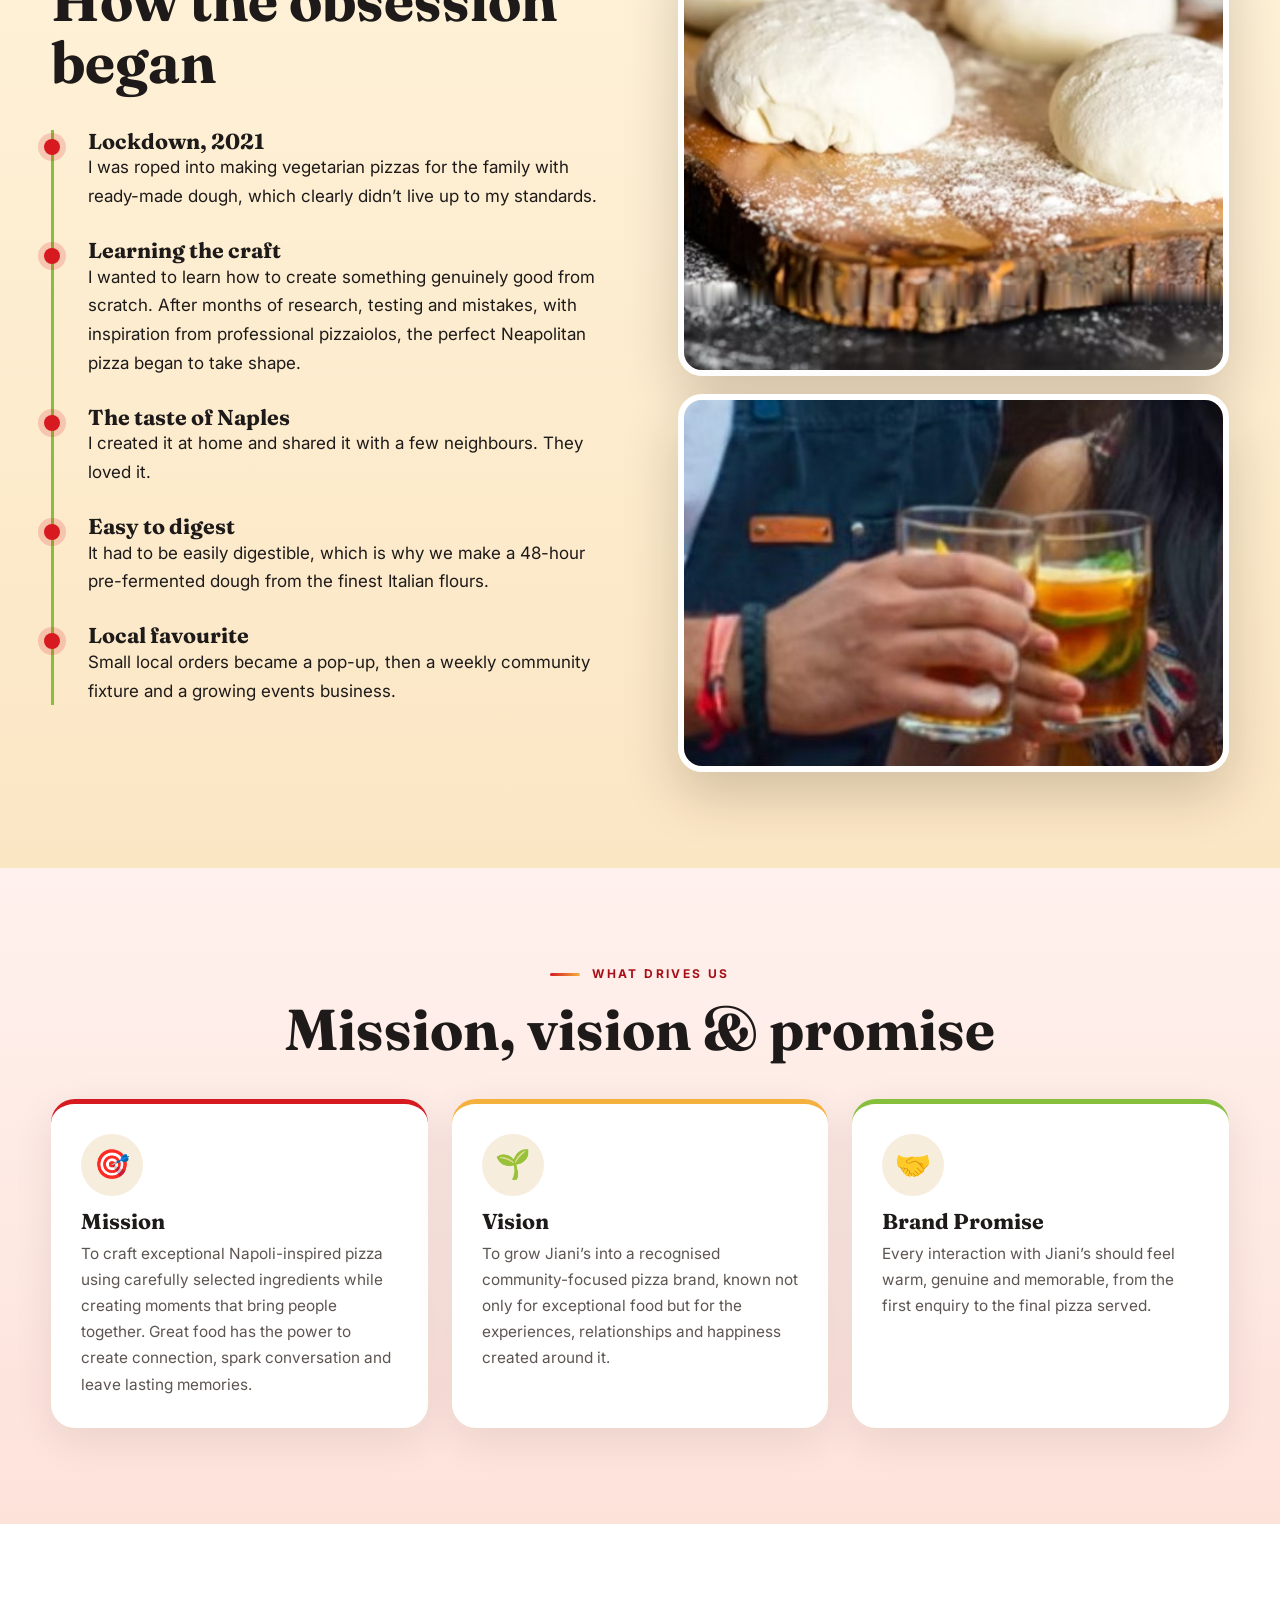
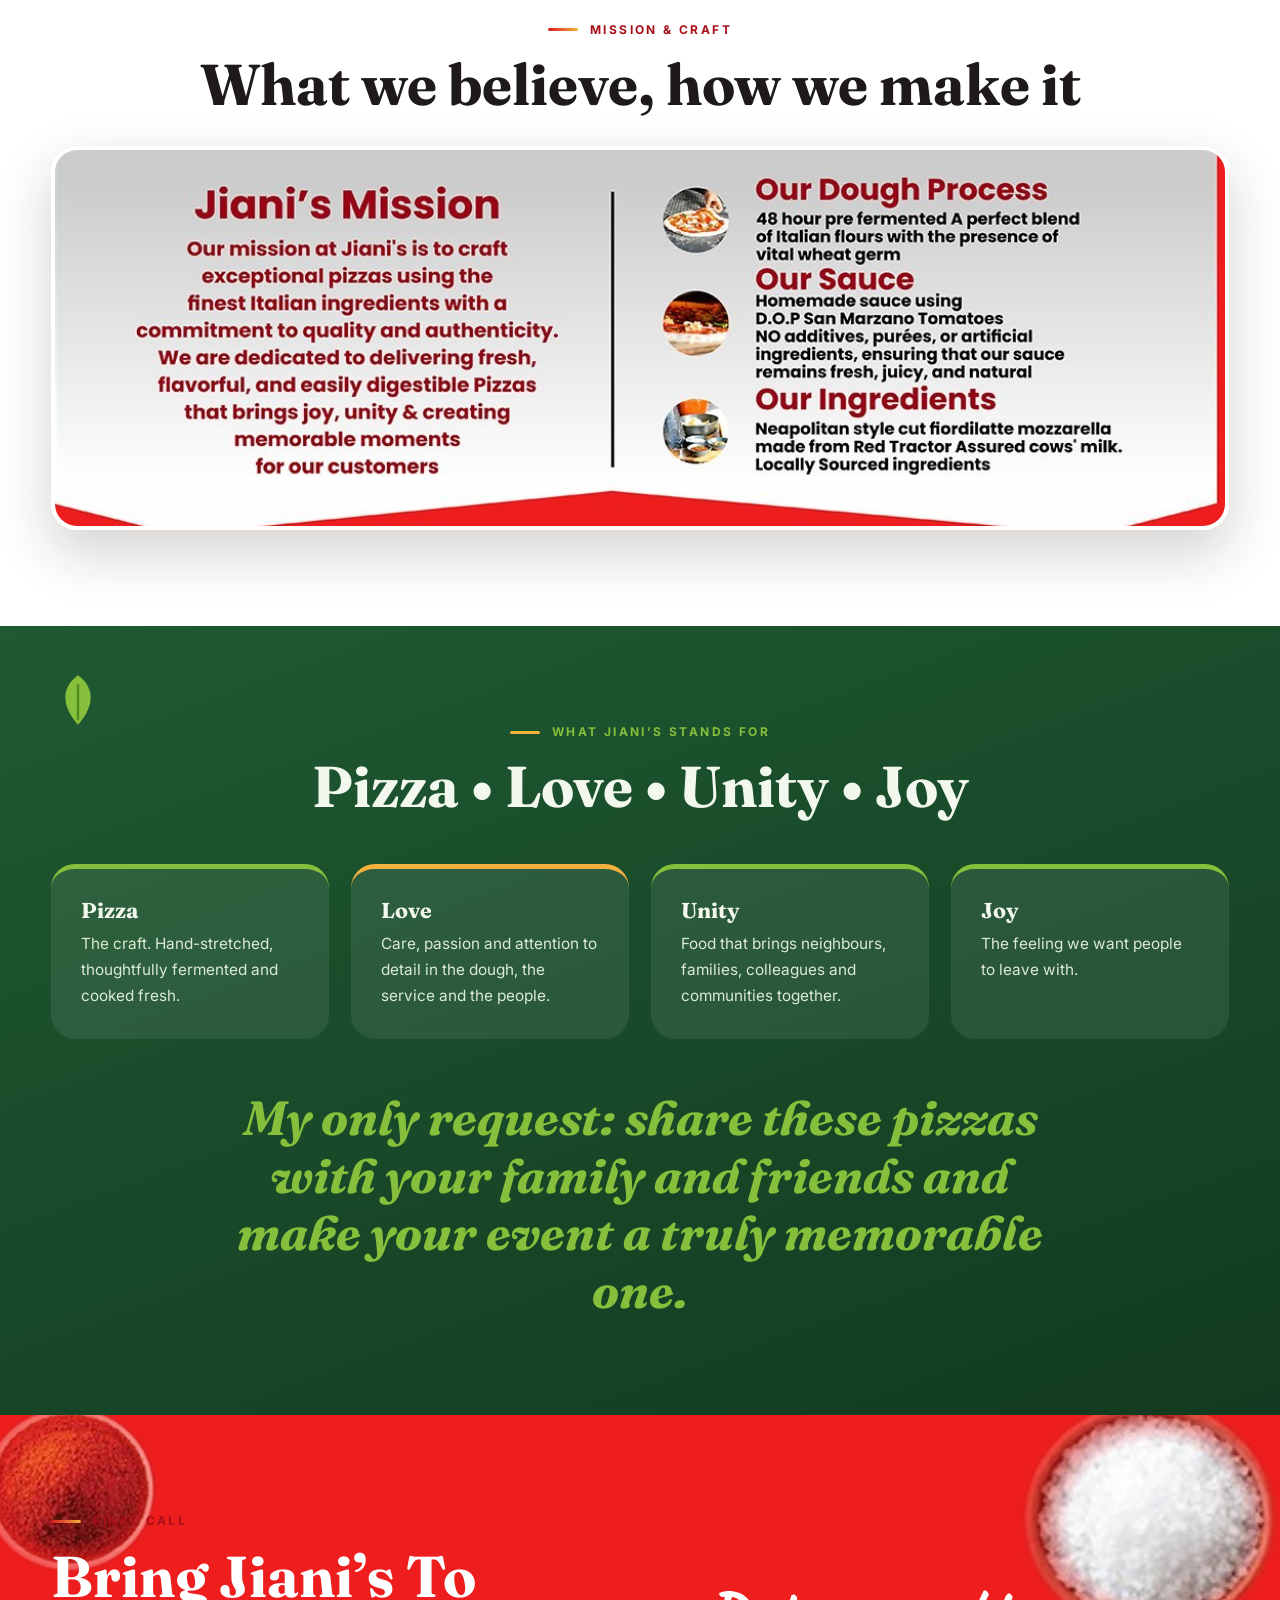
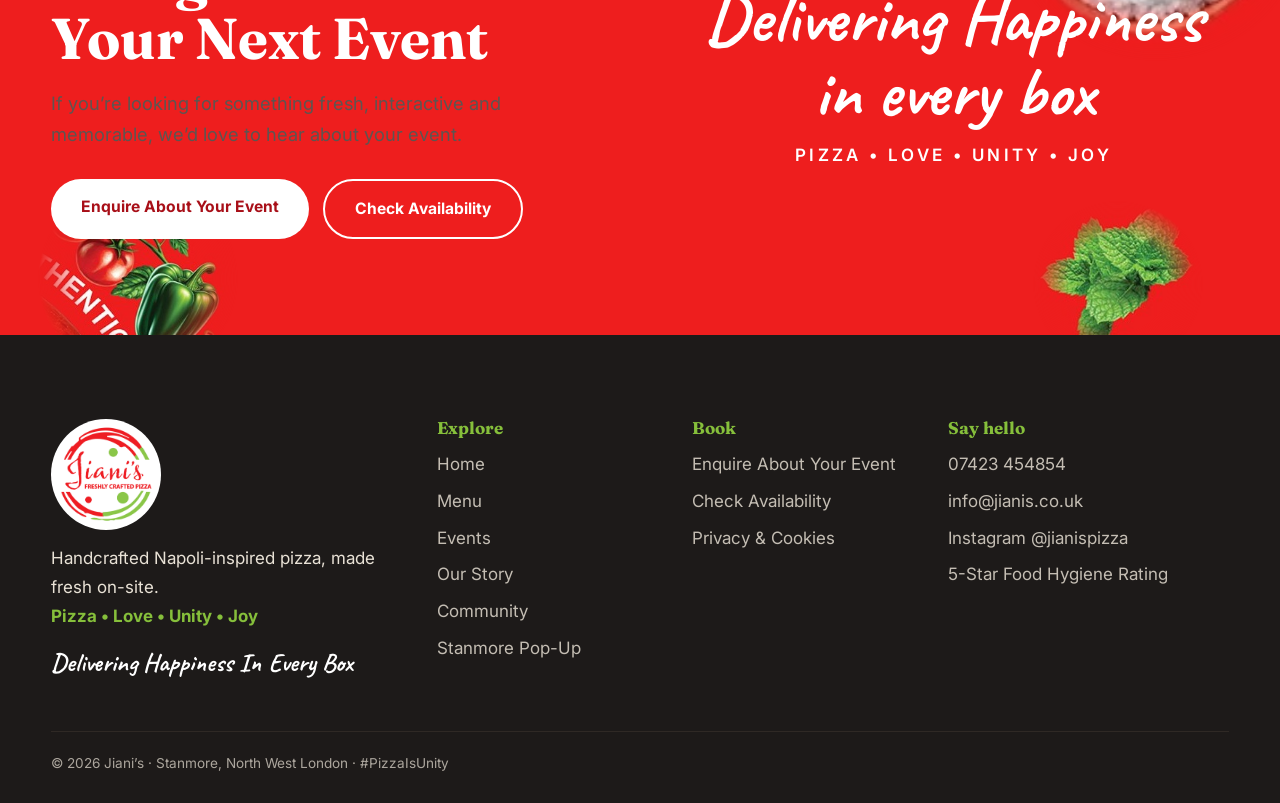
<file: story.html>
<!doctype html><html lang="en-GB"><head><meta charset="utf-8"><meta name="viewport" content="width=device-width,initial-scale=1"><title>Our Story | Jiani’s</title><meta name="description" content="From lockdown to local favourite: the founder story behind Jiani’s Napoli-inspired pizza."><link rel="icon" href="img/logo.png"><link rel="preconnect" href="https://fonts.googleapis.com"><link href="https://fonts.googleapis.com/css2?family=Caveat:wght@700&family=Fraunces:ital,wght@0,600;0,700;1,700&family=Inter:wght@400;500;600;700&display=swap" rel="stylesheet"><link rel="stylesheet" href="style.css"></head><body data-p="story">

<section class="hs"><div class="w"><div><p class="eye">Our story</p><h1 class="sp">From Lockdown to Local Favourite</h1><p class="lead">Passion for flavoursome food runs in our family.</p></div><div class="fm "><img src="img/founders.jpg" alt="Ronnie B and his wife" loading="lazy" style=""></div></div><svg class="lf" viewBox="0 0 24 24" style="left:46%;top:14%;transform:rotate(-20deg)"><path d="M12 1C5 6 4 14 12 23c8-9 7-17 0-22z" fill="#86bf3b"/><path d="M12 5v16" stroke="#4f8a1f" fill="none"/></svg></section>
<div class="mq"><div>Pizza • Love • Unity • Joy <b>✦</b> Delivering Happiness In Every Box <b>✦</b> More Than Pizza — It’s About People <b>✦</b> #PizzaIsUnity <b>✦</b> Pizza • Love • Unity • Joy <b>✦</b> Delivering Happiness In Every Box <b>✦</b> More Than Pizza — It’s About People <b>✦</b> #PizzaIsUnity <b>✦</b> </div></div>
<section class="s"><div class="w g2"><div class="rv"><p class="eye">Hi, I’m Ronnie B</p><h2>Founder of Jiani’s, Stanmore</h2><p class="lead">Along with my wife we serve freshly made, stone-baked Napoli-style pizzas and mouth-watering tiramisu. All my friends and family know how much I love pizza. I mean, who doesn’t?</p><p class="script" style="font-size:2.4rem;color:var(--red)">Ronnie B — The Heart Behind The Heat</p></div><div class="fr rv" style="max-width:420px;margin:auto"><div class="im"><img src="img/art.jpg" alt="Ronnie B serving pizza" loading="lazy" style=""></div></div></div></section>
<section class="s sd"><div class="w g2" style="align-items:start"><div class="rv"><p class="eye">The journey</p><h2 style="margin-bottom:36px">How the obsession began</h2><div class="step"><div><h3>Lockdown, 2021</h3><p>I was roped into making vegetarian pizzas for the family with ready-made dough, which clearly didn’t live up to my standards.</p></div><div><h3>Learning the craft</h3><p>I wanted to learn how to create something genuinely good from scratch. After months of research, testing and mistakes, with inspiration from professional pizzaiolos, the perfect Neapolitan pizza began to take shape.</p></div><div><h3>The taste of Naples</h3><p>I created it at home and shared it with a few neighbours. They loved it.</p></div><div><h3>Easy to digest</h3><p>It had to be easily digestible, which is why we make a 48-hour pre-fermented dough from the finest Italian flours.</p></div><div><h3>Local favourite</h3><p>Small local orders became a pop-up, then a weekly community fixture and a growing events business.</p></div></div></div><div class="stk"><div class="im wd2 rv"><img src="img/dough.jpg" alt="Pizza dough" loading="lazy" style=""></div><div class="im l rv"><img src="img/cheers.jpg" alt="Cheers with a refreshing drink" loading="lazy" style=""></div></div></div></section>
<section class="s bl"><div class="w"><div class="rv" style="text-align:center;max-width:760px;margin:0 auto 38px"><p class="eye" style="justify-content:center">What drives us</p><h2>Mission, vision &amp; promise</h2></div><div class="g3"><div class="card rv"><div class="ic">🎯</div><h3>Mission</h3><p>To craft exceptional Napoli-inspired pizza using carefully selected ingredients while creating moments that bring people together. Great food has the power to create connection, spark conversation and leave lasting memories.</p></div><div class="card rv"><div class="ic">🌱</div><h3>Vision</h3><p>To grow Jiani’s into a recognised community-focused pizza brand, known not only for exceptional food but for the experiences, relationships and happiness created around it.</p></div><div class="card rv"><div class="ic">🤝</div><h3>Brand Promise</h3><p>Every interaction with Jiani’s should feel warm, genuine and memorable, from the first enquiry to the final pizza served.</p></div></div></div></section>
<section class="s wh"><div class="w"><div class="rv" style="text-align:center;margin-bottom:30px"><p class="eye" style="justify-content:center">Mission &amp; craft</p><h2>What we believe, how we make it</h2></div><div class="im rv" style="aspect-ratio:1142/372;border-radius:26px;border-width:4px"><img src="img/bcraft.jpg" alt="Jiani’s Mission, Our Dough Process, Our Sauce and Our Ingredients" loading="lazy" style=""></div></div></section>
<section class="s dk"><div class="w"><div class="rv" style="text-align:center;margin-bottom:46px"><p class="eye" style="justify-content:center">What Jiani’s stands for</p><h2>Pizza • Love • Unity • Joy</h2></div><div class="g4"><div class="card rv"><h3>Pizza</h3><p>The craft. Hand-stretched, thoughtfully fermented and cooked fresh.</p></div><div class="card rv"><h3>Love</h3><p>Care, passion and attention to detail in the dough, the service and the people.</p></div><div class="card rv"><h3>Unity</h3><p>Food that brings neighbours, families, colleagues and communities together.</p></div><div class="card rv"><h3>Joy</h3><p>The feeling we want people to leave with.</p></div></div><p class="big rv" style="text-align:center;max-width:860px;margin:50px auto 0;color:var(--lime)">My only request: share these pizzas with your family and friends and make your event a truly memorable one.</p></div><svg class="lf" viewBox="0 0 24 24" style="left:4%;top:6%"><path d="M12 1C5 6 4 14 12 23c8-9 7-17 0-22z" fill="#86bf3b"/><path d="M12 5v16" stroke="#4f8a1f" fill="none"/></svg></section>
<section class="s cta"><div class="w g2"><div class="rv"><p class="eye">Final call</p><h2>Bring Jiani’s To Your Next Event</h2><p class="lead">If you’re looking for something fresh, interactive and memorable, we’d love to hear about your event.</p><div class="row"><a class="btn wt" href="contact.html">Enquire About Your Event</a><a class="btn o" style="color:#fff;border-color:#fff" href="contact.html">Check Availability</a></div></div><div class="rv" style="text-align:center"><p class="script" style="font-size:clamp(2.6rem,6vw,4.4rem);line-height:1.05">Delivering Happiness<br>in every box</p><p style="margin-top:12px;font-weight:600;letter-spacing:.2em">PIZZA • LOVE • UNITY • JOY</p></div></div><img class="sprite" src="img/s_salt.jpg" alt="" style="right:-2%;top:-6%;width:26%;max-width:300px"><img class="sprite" src="img/s_pap.jpg" alt="" style="left:-2%;top:-4%;width:17%;max-width:200px"><img class="sprite" src="img/s_tom.jpg" alt="" style="left:3%;bottom:-8%;width:17%;max-width:200px"><img class="sprite" src="img/s_mint.jpg" alt="" style="right:6%;bottom:-6%;width:15%;max-width:170px"></section><script src="app.js"></script></body></html>
</file>
<file: style.css>
:root{--red:#d71920;--red2:#a80f18;--grn:#1f5a32;--grn2:#123a20;--lime:#86bf3b;--cr:#fffaf1;--sd:#f6eddc;--ink:#1d1a19;--mut:#5d5551;--rd:24px}
*{box-sizing:border-box;margin:0;padding:0}html{scroll-behavior:smooth}
body{font:17px/1.7 Inter,system-ui,sans-serif;color:var(--ink);background:var(--cr);overflow-x:clip}
img{max-width:100%;display:block}a{color:inherit}
h1,h2,h3,h4{font-family:Fraunces,Georgia,serif;line-height:1.08;font-weight:700}
h2{font-size:clamp(2.1rem,4.6vw,3.6rem)}h3{font-size:1.35rem}em{color:var(--red);font-style:italic}.dk em,.red em{color:#fff}.dk em{color:var(--lime)}
.w{width:min(1200px,92%);margin:auto}.s{padding:clamp(60px,7.5vw,104px) 0;position:relative;overflow-x:clip}
.eye{letter-spacing:.2em;text-transform:uppercase;font-size:.75rem;font-weight:700;color:var(--red2);margin-bottom:14px;display:flex;align-items:center;gap:12px}.eye::before{content:"";width:30px;height:3px;background:var(--lime);border-radius:3px}
.dk{background:linear-gradient(160deg,var(--grn),var(--grn2));color:#f3f8ee}.dk .eye{color:var(--lime)}.red{background:var(--red);color:#fff}.red .eye{color:#fff}.red .eye::before{background:#fff}.sd{background:var(--sd)}.wh{background:#fff}
.lead{font-size:1.15rem;color:var(--mut);max-width:620px;margin:18px 0 28px}.dk .lead,.red .lead,.hs .lead{color:inherit;opacity:.92}.script{font-family:Caveat,cursive;font-weight:700}
.tb{background:var(--grn2);color:#e8f1e0;font-size:.82rem}.tb .w{display:flex;justify-content:space-between;gap:16px;padding:9px 0;flex-wrap:wrap}.tb a{text-decoration:none;display:inline-flex;gap:7px;align-items:center;margin-left:18px}.tb a:hover{color:var(--lime)}.tb svg{width:14px;height:14px;fill:var(--lime)}.tb b{color:var(--lime)}
#pr{position:fixed;top:0;left:0;height:4px;background:linear-gradient(90deg,var(--red),var(--lime));z-index:99;width:0}
header{position:sticky;top:0;z-index:60;background:#fff;transition:.3s}header.sc{box-shadow:0 10px 34px rgba(30,20,10,.14)}
header .w{display:flex;justify-content:space-between;align-items:center;height:84px}.brand img{height:64px;width:auto;transition:.5s}.brand:hover img{transform:rotate(-8deg) scale(1.06)}
nav{display:flex;gap:26px;align-items:center}nav a{text-decoration:none;font-size:.9rem;font-weight:600;position:relative}nav a:not(.btn)::after{content:"";position:absolute;left:0;bottom:-6px;height:3px;width:0;background:var(--lime);border-radius:3px;transition:.3s}nav a:hover::after,nav a.on::after{width:100%}nav a.on{color:var(--red2)}
.btn{display:inline-block;background:var(--red);color:#fff;padding:15px 30px;border-radius:99px;text-decoration:none;font-weight:700;border:0;cursor:pointer;font-size:.98rem;position:relative;overflow:hidden;transition:.35s;box-shadow:0 10px 26px rgba(215,25,32,.3)}
.btn::before{content:"";position:absolute;top:0;left:-80%;width:50%;height:100%;background:rgba(255,255,255,.4);transform:skewX(-20deg);transition:.6s}.btn:hover::before{left:130%}.btn:hover{background:var(--red2);box-shadow:0 16px 34px rgba(215,25,32,.4)}
.btn.o{background:transparent;color:var(--grn);border:2px solid var(--grn);box-shadow:none}.btn.o:hover{background:var(--grn);color:#fff}.dk .btn.o,.hs .btn.o{color:#fff;border-color:rgba(255,255,255,.7)}.dk .btn.o:hover,.hs .btn.o:hover{background:#fff;color:var(--grn)}.btn.wt{background:#fff;color:var(--red2);box-shadow:none}.btn.gr{background:var(--lime);color:var(--grn2);box-shadow:none}.row{display:flex;gap:14px;flex-wrap:wrap}
#bg{display:none;background:0;border:0;font-size:1.9rem;cursor:pointer;color:var(--red)}
.hero{position:relative;overflow:hidden;background:radial-gradient(circle at 78% 45%,#ffe0d8 0,transparent 52%),radial-gradient(circle at 5% 100%,#e6f3d4,transparent 45%),var(--cr)}
.hg{display:grid;grid-template-columns:1fr 1fr;gap:30px;align-items:center;padding:56px 0 80px;min-height:calc(100svh - 130px)}
.hero h1{font-size:clamp(2.8rem,6.2vw,5.4rem);line-height:1}.hero h1 em{display:inline-block}.ln{display:block;overflow:hidden;padding-bottom:.1em}.ln>span{display:inline-block;transform:translateY(115%) rotate(4deg);animation:up 1.1s cubic-bezier(.2,.8,.2,1) forwards}.ln:nth-child(2)>span{animation-delay:.15s}.ln:nth-child(3)>span{animation-delay:.3s}@keyframes up{to{transform:none}}
.trust{display:flex;gap:10px 22px;flex-wrap:wrap;margin-top:34px;font-size:.86rem;font-weight:700;color:var(--grn)}.trust span::before{content:"✓";display:inline-grid;place-items:center;width:22px;height:22px;border-radius:50%;background:var(--lime);color:var(--grn2);font-size:.72rem;margin-right:8px}
.pz{position:relative;width:min(100%,580px);aspect-ratio:1;margin:auto}.pz .disc{position:absolute;inset:3%;border-radius:50%;background:var(--red);opacity:.1;animation:pu 6s ease-in-out infinite}@keyframes pu{50%{transform:scale(1.05)}}
.pz .ring{position:absolute;inset:0;animation:sp 40s linear infinite}.ring text{fill:var(--red2);font:700 11.4px Inter;letter-spacing:3.2px}@keyframes sp{to{transform:rotate(360deg)}}
.pic{position:absolute;inset:10%;border-radius:50%;overflow:hidden;border:9px solid #fff;box-shadow:0 30px 70px rgba(80,20,10,.32)}.pic img,.ph img,.im img{width:100%;height:100%;object-fit:cover}.pic img{animation:zs 24s linear infinite}@keyframes zs{50%{transform:scale(1.08) rotate(4deg)}}
.ph{position:absolute;overflow:hidden;border:6px solid #fff;box-shadow:0 22px 50px rgba(30,20,10,.3);animation:fl 7s ease-in-out infinite}.s1{left:-3%;bottom:4%;width:30%;aspect-ratio:3/4;border-radius:999px 999px 22px 22px}.s2{right:-2%;top:5%;width:27%;aspect-ratio:1;border-radius:50%;animation-delay:-3s}@keyframes fl{50%{transform:translateY(-14px) rotate(1.2deg)}}
.chip{position:absolute;z-index:5;background:#fff;border-radius:99px;padding:9px 18px;font-weight:700;font-size:.8rem;box-shadow:0 14px 34px rgba(30,20,10,.18);color:var(--grn);animation:fl 5s ease-in-out infinite;white-space:nowrap}.c1{right:-2%;bottom:20%}.c2{left:2%;top:10%;background:var(--lime);color:var(--grn2);animation-delay:-2s}
.lf{position:absolute;width:54px;height:54px;animation:sw 6s ease-in-out infinite;pointer-events:none;z-index:3}@keyframes sw{50%{transform:rotate(14deg) translateY(-8px)}}
.hs{position:relative;overflow:hidden;color:#fff;background:radial-gradient(circle at 85% 30%,#2b7a46,transparent 55%),linear-gradient(160deg,var(--grn),var(--grn2))}.hs .w{display:grid;grid-template-columns:1.1fr .9fr;gap:40px;align-items:center;padding:64px 0 84px}.hs h1{font-size:clamp(2.4rem,5.2vw,4.4rem)}.hs .eye{color:var(--lime)}.hs .fm{border-radius:var(--rd);overflow:hidden;border:8px solid #fff;box-shadow:0 30px 70px rgba(0,0,0,.4);aspect-ratio:4/3;animation:fl 8s ease-in-out infinite}.hs .fm.t{aspect-ratio:4/5;max-width:380px;margin-left:auto;border-radius:999px 999px var(--rd) var(--rd)}.hs .fm.c{aspect-ratio:1;max-width:420px;margin-left:auto;border-radius:50%}.hs .fm img{width:100%;height:100%;object-fit:cover}
.js .rv{opacity:0;transform:translateY(46px) scale(.98);transition:1s cubic-bezier(.2,.8,.2,1)}.js .rv.in{opacity:1;transform:none}
.wd{display:inline-block;overflow:hidden;vertical-align:bottom;padding-bottom:.1em}.wd>i{display:inline-block;font-style:inherit;transform:translateY(105%);transition:1s cubic-bezier(.2,.8,.2,1)}.in .wd>i{transform:none}
.mq{background:var(--red);color:#fff;overflow:hidden;white-space:nowrap;padding:16px 0;font:italic 700 1.6rem Fraunces,serif}.mq div{display:inline-block;animation:mq 34s linear infinite}@keyframes mq{to{transform:translateX(-50%)}}.mq b{color:var(--lime);margin:0 24px}
.g2{display:grid;grid-template-columns:1fr 1fr;gap:clamp(30px,6vw,84px);align-items:center}.g3{display:grid;grid-template-columns:repeat(3,1fr);gap:24px}.g4{display:grid;grid-template-columns:repeat(4,1fr);gap:22px}
.im{border-radius:var(--rd);overflow:hidden;position:relative;aspect-ratio:4/5;box-shadow:0 22px 56px rgba(40,25,10,.2);border:6px solid #fff}.im.l{aspect-ratio:16/11}.im.sq{aspect-ratio:1}.im.wd2{aspect-ratio:5/4}.im img{transition:1.2s}.im:hover img{transform:scale(1.06)}
.fr{position:relative}.fr::after{content:"";position:absolute;inset:18px -18px -18px 18px;border:3px solid var(--lime);border-radius:var(--rd);z-index:-1}
.duo{display:grid;grid-template-columns:1fr 1fr;gap:18px}.duo .im:nth-child(2){margin-top:46px}
.card{background:#fff;border-radius:var(--rd);padding:30px;box-shadow:0 12px 40px rgba(40,25,10,.09);transition:.4s;border-top:5px solid var(--red);transform-style:preserve-3d}.card:nth-child(even){border-top-color:var(--lime)}.card p{margin-top:8px;font-size:.96rem;color:var(--mut)}.card .n{font:700 2.6rem Fraunces,serif;color:var(--red);line-height:1;margin-bottom:8px}.dk .card{background:rgba(255,255,255,.08);box-shadow:none;border-top-color:var(--lime)}.dk .card p{color:#dcebd3}.dk .card .n{color:var(--lime)}
.ic{width:62px;height:62px;border-radius:50%;background:var(--sd);display:grid;place-items:center;font-size:1.8rem;margin-bottom:14px}
.tabs{display:grid;grid-template-columns:.8fr 1.2fr;gap:46px;align-items:center}.tl{display:grid}.tl button{font:700 1.45rem Fraunces,serif;text-align:left;background:0;border:0;border-bottom:1px solid rgba(255,255,255,.22);color:rgba(255,255,255,.65);padding:18px 0;cursor:pointer;transition:.3s;display:flex;justify-content:space-between}.tl button.on,.tl button:hover{color:var(--lime);padding-left:14px}
.tp{display:none;grid-template-columns:.85fr 1.15fr;gap:30px;align-items:center}.tp.on{display:grid;animation:fi .8s}@keyframes fi{from{opacity:0;transform:translateX(30px)}}.tp .im{aspect-ratio:1;max-height:360px}
.bn{display:grid;grid-template-columns:1fr 1fr;align-items:center;gap:30px;background:#ee1c25}.bn img{width:100%;height:auto;display:block}
.gl{display:grid;grid-template-columns:repeat(3,1fr);gap:18px}.gl div{background:#fff;border-radius:var(--rd);padding:24px;display:flex;gap:16px;align-items:center;font-weight:600;box-shadow:0 10px 30px rgba(40,25,10,.08);transition:.4s;line-height:1.4}.gl div:hover{transform:translateY(-8px);background:var(--grn);color:#fff}.gl span{width:56px;height:56px;display:grid;place-items:center;border-radius:50%;background:var(--sd);font-size:1.7rem;flex:none}
.big{font:italic 700 clamp(1.8rem,4vw,3rem) Fraunces,serif;line-height:1.2}.pill{display:inline-block;background:#fff;border:1px solid #e6d8bd;padding:8px 18px;border-radius:99px;font-size:.88rem;margin:5px 6px 5px 0;font-weight:600}.dk .pill{background:rgba(255,255,255,.1);border-color:rgba(255,255,255,.3)}
.step{display:grid;gap:28px;border-left:3px solid var(--lime);padding-left:34px}.step div{position:relative}.step div::before{content:"";position:absolute;left:-44px;top:9px;width:16px;height:16px;border-radius:50%;background:var(--red);box-shadow:0 0 0 6px rgba(215,25,32,.18)}
.mn{display:grid;gap:0 50px;grid-template-columns:1fr 1fr}.mi{padding:22px 0;border-bottom:1px dashed #d8c7a6;transition:.3s}.mi:hover{padding-left:12px}.mi h3{color:var(--red2);display:flex;justify-content:space-between;gap:10px}.mi small{color:#fff;background:var(--grn);font:700 .65rem Inter;letter-spacing:.1em;padding:4px 10px;border-radius:99px;height:max-content}.mi p{color:var(--mut)}
.stk{position:sticky;top:130px;display:grid;gap:18px}.qr{display:flex;gap:18px;align-items:center;background:#fff;border-radius:var(--rd);padding:18px;box-shadow:0 12px 36px rgba(40,25,10,.1)}.qr img{width:110px;border-radius:10px}.qr b{display:block;font:700 1.15rem Fraunces,serif}
details{background:#fff;border-radius:16px;padding:20px 24px;margin-bottom:12px;box-shadow:0 8px 24px rgba(40,25,10,.06)}summary{cursor:pointer;font-weight:700}details p{margin-top:10px;color:var(--mut)}
form{display:grid;grid-template-columns:1fr 1fr;gap:16px}form .f{grid-column:1/-1}input,select,textarea{width:100%;padding:15px;border:2px solid #eadcc3;border-radius:14px;font:inherit;background:#fffdf8;transition:.3s}input:focus,select:focus,textarea:focus{outline:0;border-color:var(--red);box-shadow:0 0 0 4px rgba(215,25,32,.12)}label{font-size:.85rem;font-weight:600}.hp{position:absolute;left:-9999px}form+.ok,.ok{display:none;background:#e7f6e7;padding:24px;border-radius:14px;margin-top:14px}.fc{background:#fff;padding:42px;border-radius:30px;box-shadow:0 30px 80px rgba(40,25,10,.15)}
footer{background:var(--ink);color:#e9e2d6;padding:84px 0 28px}footer .g4{grid-template-columns:1.6fr 1fr 1fr 1.3fr;gap:40px}footer a{display:block;text-decoration:none;margin:8px 0;opacity:.82;transition:.3s}footer a:hover{color:var(--lime);opacity:1;transform:translateX(4px)}footer h4{color:var(--lime);margin-bottom:12px}.fl{width:110px;background:#fff;border-radius:50%;padding:6px;margin-bottom:14px}.cp{border-top:1px solid #38312c;margin-top:46px;padding-top:20px;font-size:.85rem;opacity:.7}.sticky{display:none}
@media(max-width:1000px){.g4{grid-template-columns:1fr 1fr}}
@media(max-width:900px){.g2,.g3,.mn,.hg,.hs .w,.tabs,.tp,.bn{grid-template-columns:1fr}.gl{grid-template-columns:1fr 1fr}footer .g4{grid-template-columns:1fr 1fr}.stk{position:static}.fr::after{display:none}.hg{padding:34px 0 60px;min-height:0}.pz{width:min(100%,460px)}.hs .fm,.hs .fm.t,.hs .fm.c{margin:auto}.tb .w{justify-content:center;font-size:.78rem}.tb .tr{display:none}
#bg{display:block}nav{position:fixed;inset:0 0 0 26%;background:var(--cr);flex-direction:column;justify-content:center;transform:translateX(100%);visibility:hidden;transition:transform .4s,visibility 0s .4s;gap:24px;box-shadow:-20px 0 60px rgba(0,0,0,.25)}nav.open{transform:none;visibility:visible;transition:transform .4s}nav a{font-size:1.15rem}form{grid-template-columns:1fr}.fc{padding:24px}
.sticky{display:block;position:fixed;bottom:0;left:0;right:0;z-index:40;background:var(--red);color:#fff;text-align:center;padding:14px;font-weight:700;text-decoration:none}body{padding-bottom:50px}}
@media(max-width:560px){.g4,.gl,footer .g4{grid-template-columns:1fr}.duo .im:nth-child(2){margin-top:20px}.chip{font-size:.7rem;padding:7px 12px}.qr{flex-direction:column;text-align:center}}
@media(prefers-reduced-motion:reduce){*{animation:none!important;transition:none!important}.rv,.ln>span,.wd>i{opacity:1;transform:none}}

:root{--sf:#f4b13d;--bl:#fde6df;--mt:#e3f0d0;--bt:#ffefc7}
#pr{background:linear-gradient(90deg,var(--red),var(--sf),var(--lime))}
header::after{content:"";position:absolute;left:0;right:0;bottom:0;height:3px;background:linear-gradient(90deg,var(--red),var(--sf),var(--lime))}
nav a{font-weight:700;letter-spacing:.01em}
.sd{background:linear-gradient(180deg,#fff3da,#fbe6c4)}.bl{background:linear-gradient(180deg,#fff1ed,#fde2da)}.mt{background:linear-gradient(180deg,#f3f9e8,#e1efcc)}.bt{background:linear-gradient(180deg,#fff9e6,#ffeec2)}
.card:nth-child(3n+2){border-top-color:var(--sf)}.card:nth-child(3n){border-top-color:var(--lime)}.eye::before{background:linear-gradient(90deg,var(--red),var(--sf))}.dk .eye::before,.red .eye::before{background:var(--sf)}
.hero{background:linear-gradient(135deg,#fffaf1,#fff1e6 55%,#f3f9e8)}.bb{position:absolute;border-radius:50%;filter:blur(70px);opacity:.6;animation:bl 16s ease-in-out infinite;pointer-events:none}@keyframes bl{50%{transform:translate(40px,-30px) scale(1.15)}}
.s2{background:#fff;padding:4%}.s2 img{object-fit:contain}.c3{left:-4%;top:46%;background:var(--sf);color:#3a2500;animation-delay:-1s}.c4{left:-4%;bottom:10%;top:auto;right:auto;background:var(--red);color:#fff}
.stars{font-size:2.2rem;color:var(--sf);letter-spacing:.18em;line-height:1;animation:pu 3s ease-in-out infinite}
.ev{position:relative;max-width:500px;margin:auto;padding-bottom:50px}.ev>.im:first-child{aspect-ratio:3/4;max-width:350px;border-radius:999px 999px var(--rd) var(--rd)}.ev .cir{position:absolute;right:0;bottom:0;width:46%;aspect-ratio:1;border-radius:50%;animation:fl 7s ease-in-out infinite}.ev .chip{left:0;bottom:10%}
.rn{position:relative;max-width:540px;margin:auto;padding-bottom:44px}.rn::before{content:"";position:absolute;width:80%;aspect-ratio:1;border-radius:50%;background:var(--sf);opacity:.4;right:-14%;top:-8%}.rn::after{content:"";position:absolute;width:30%;aspect-ratio:1;border-radius:50%;border:10px solid var(--lime);left:-8%;bottom:6%;opacity:.7}.rn .im{position:relative;z-index:1;aspect-ratio:4/5}.rn .sig{position:absolute;z-index:2;right:-4%;bottom:0;width:50%;background:#fff;border-radius:18px;padding:10px;box-shadow:0 20px 50px rgba(0,0,0,.22);animation:fl 7s ease-in-out infinite}.sig img{width:100%;border-radius:10px}
.sprite{position:absolute;pointer-events:none;z-index:1;-webkit-mask-image:radial-gradient(closest-side,#000 58%,transparent 100%);mask-image:radial-gradient(closest-side,#000 58%,transparent 100%);animation:fl 9s ease-in-out infinite}.cta{background:#ee1e1e;color:#fff;overflow:hidden}.cta .w{position:relative;z-index:2}
.g5c{display:grid;grid-template-columns:repeat(auto-fit,minmax(210px,1fr));gap:20px}.tlh{display:grid;grid-template-columns:repeat(4,1fr);gap:20px}
@media(max-width:900px){.tlh{grid-template-columns:1fr 1fr}.ev,.rn{max-width:420px}.sprite{opacity:.8}.c3{display:none}}@media(max-width:560px){.tlh{grid-template-columns:1fr}.sig{right:0}.c4{left:0}}
.ev{max-width:560px}.ev>.im:first-child{max-width:430px}

.stt{display:grid;grid-template-columns:repeat(4,1fr);gap:20px}.st{background:linear-gradient(180deg,#fff,var(--cr));border-radius:var(--rd);padding:30px 20px;text-align:center;box-shadow:0 12px 40px rgba(40,25,10,.09);border-bottom:5px solid var(--red);transition:.4s}.st:nth-child(2){border-color:var(--lime)}.st:nth-child(3){border-color:var(--sf)}.st:nth-child(4){border-color:var(--grn)}.st:hover{transform:translateY(-8px);box-shadow:0 26px 60px rgba(40,25,10,.18)}.st b{display:block;font:700 clamp(2.6rem,5vw,3.8rem) Fraunces,serif;line-height:1;color:var(--red);margin-bottom:10px}.st:nth-child(2) b{color:var(--grn)}.st:nth-child(3) b{color:#c98a0a}.st:nth-child(4) b{color:var(--red2)}.st span{font-weight:600;color:var(--mut);font-size:.95rem;line-height:1.4;display:block}
@media(max-width:900px){.stt{grid-template-columns:1fr 1fr}}@media(max-width:480px){.stt{grid-template-columns:1fr}}
</file>
